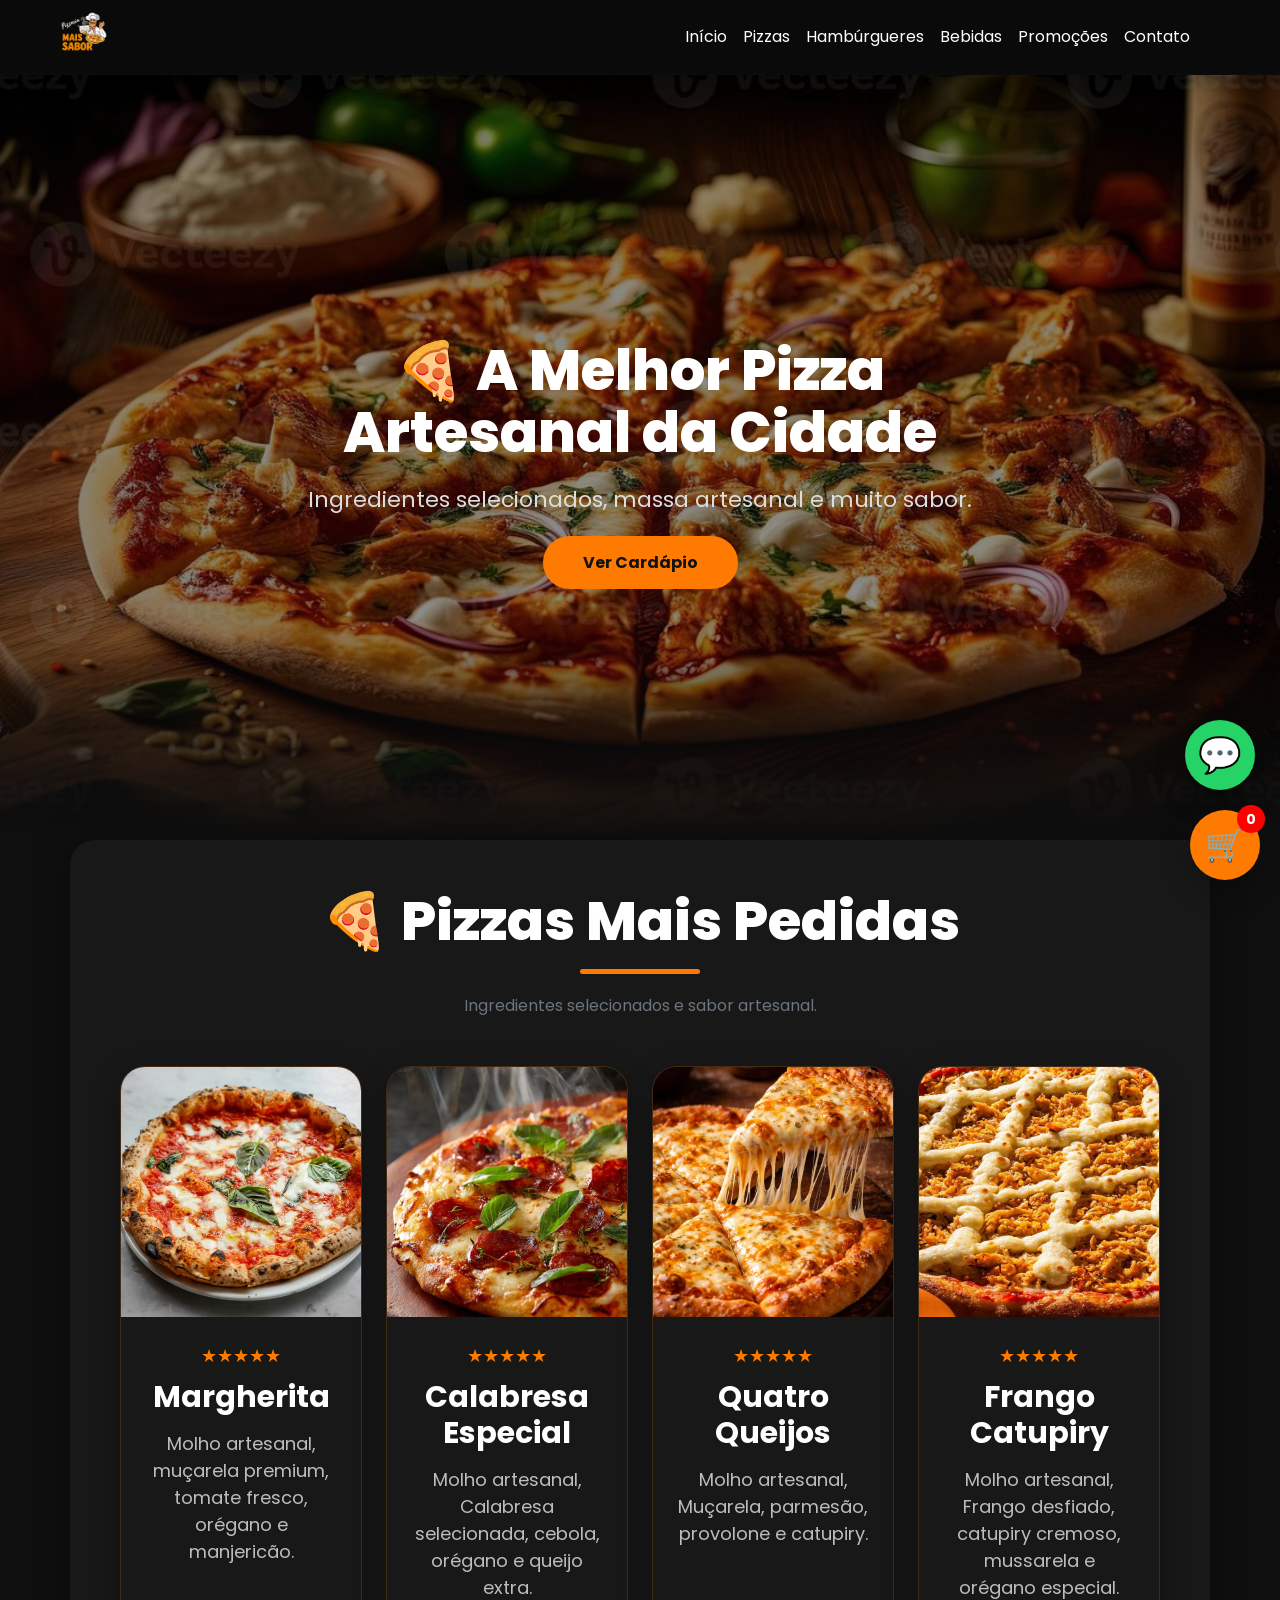
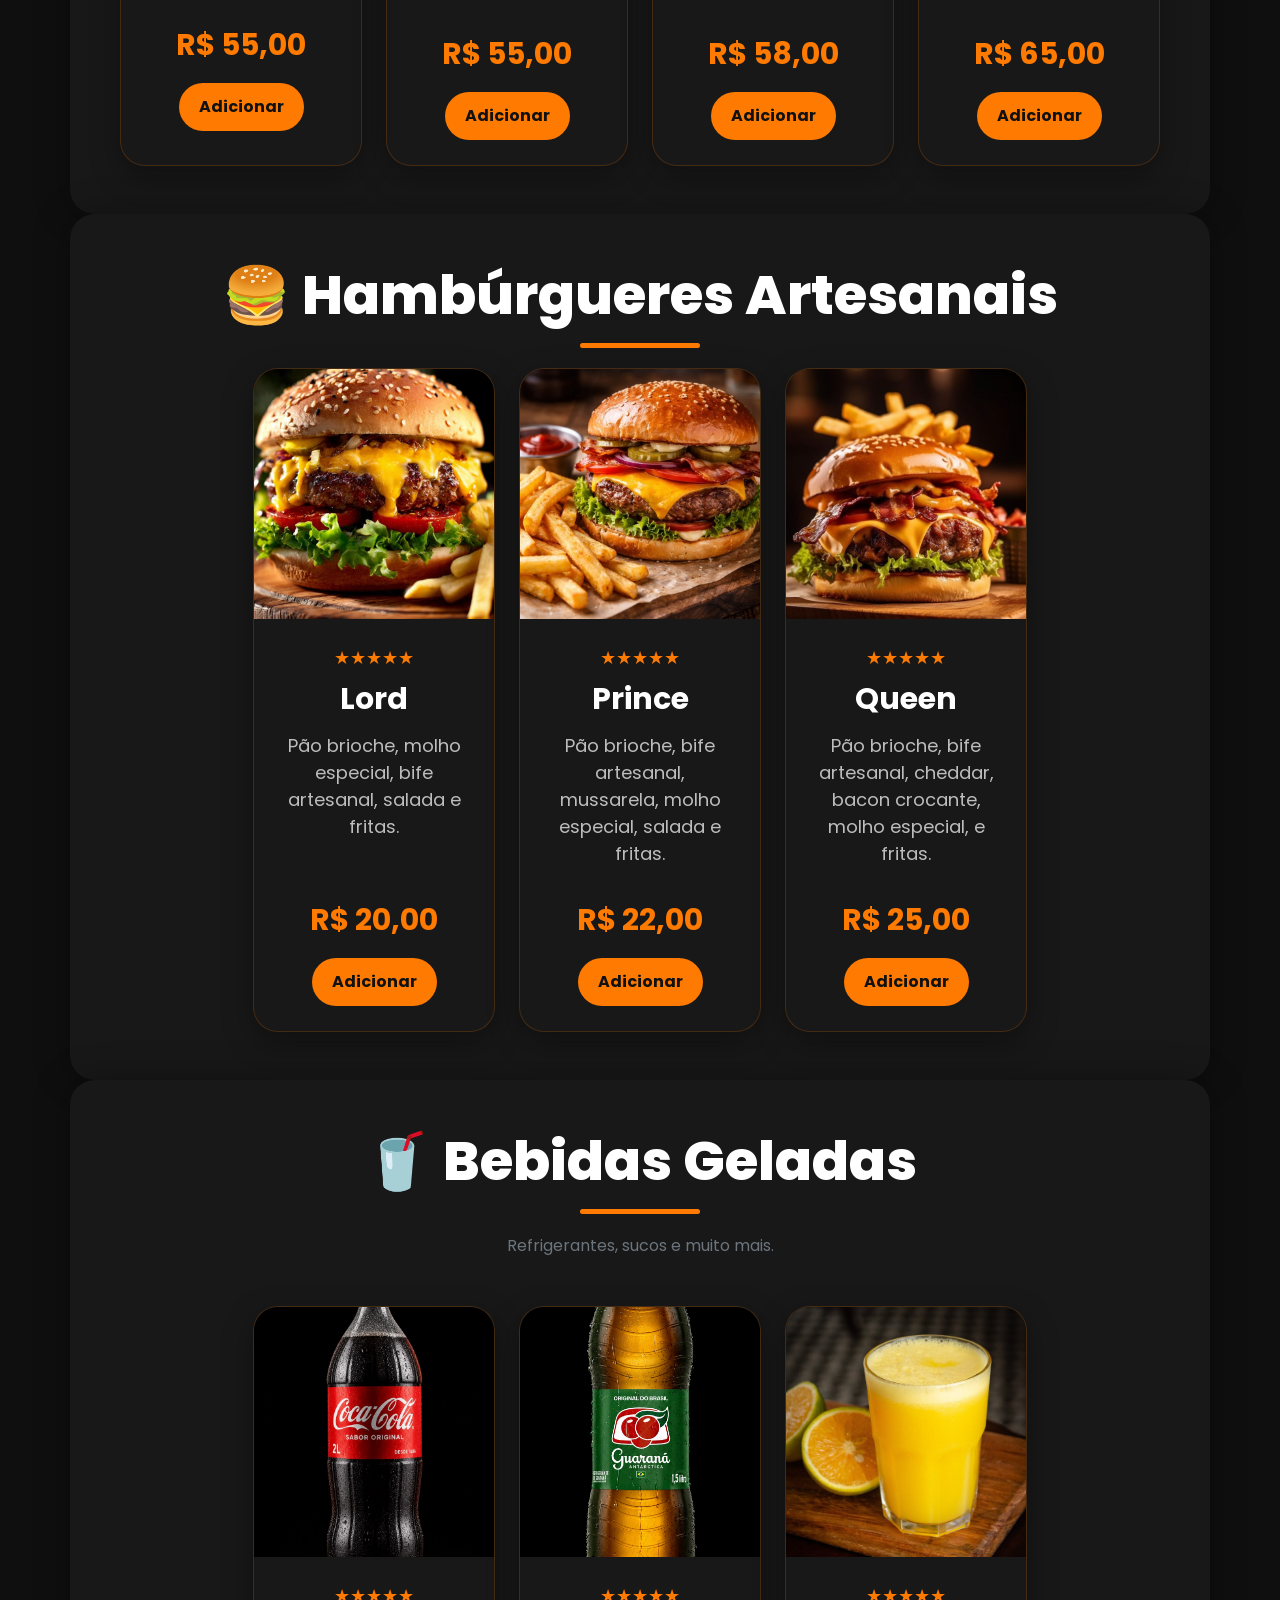
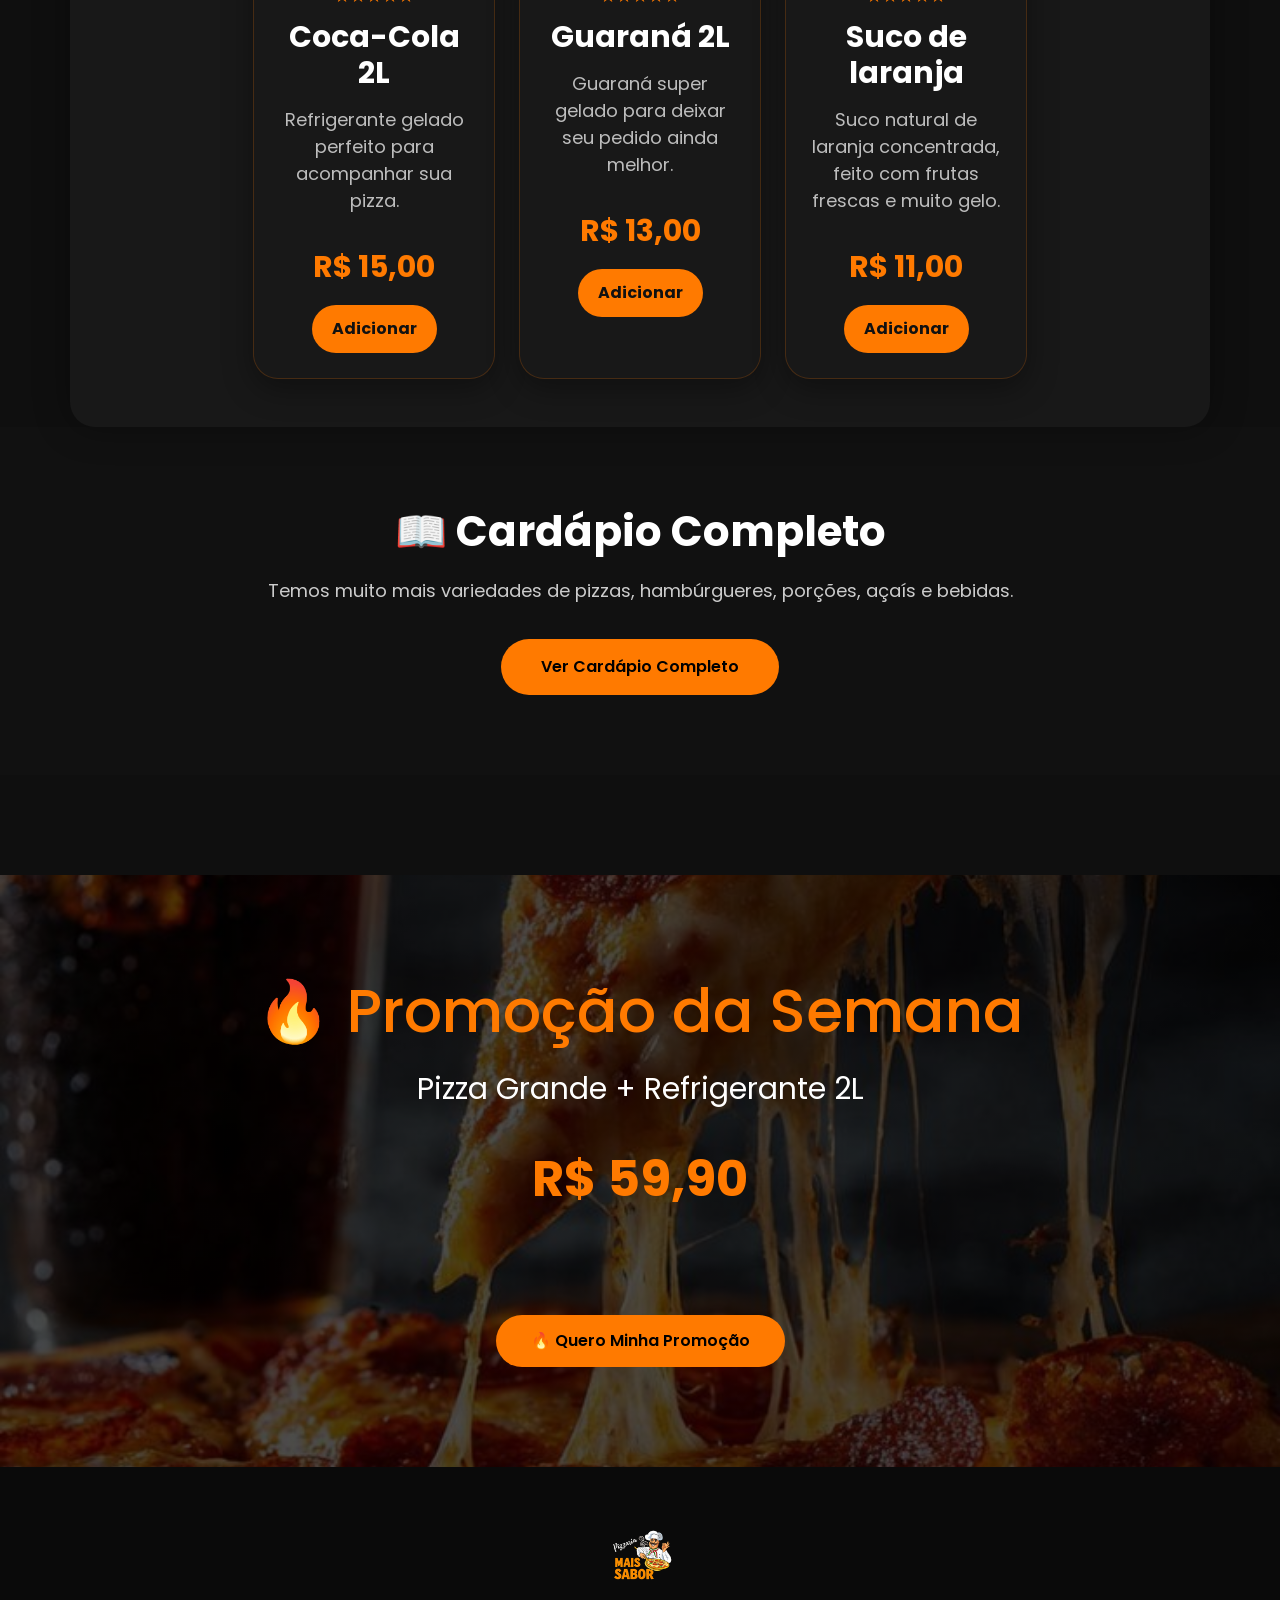
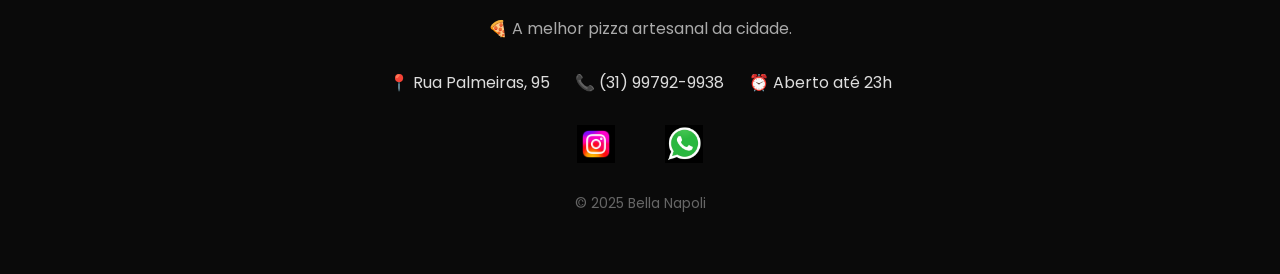
<file: mais-sabor/index.html>
<!DOCTYPE html>
<html lang="pt-br">

<head>

    <meta charset="UTF-8">

    <meta name="viewport" content="width=device-width, initial-scale=1">

    <title>Bella Napoli</title>

    <!-- Bootstrap -->

    <link href="https://cdn.jsdelivr.net/npm/bootstrap@5.3.3/dist/css/bootstrap.min.css" rel="stylesheet">

    <!-- CSS -->

    <link rel="stylesheet" href="styles.css">

    <!-- Fonte -->

    <link rel="preconnect" href="https://fonts.googleapis.com">

    <link rel="preconnect" href="https://fonts.gstatic.com" crossorigin>

    <link href="https://fonts.googleapis.com/css2?family=Poppins:wght@300;400;500;700;800&display=swap"
        rel="stylesheet">

</head>

<body>

    <!-- ================= NAVBAR ================= -->

    <nav class="navbar navbar-expand-lg navbar-dark">

        <div class="container">

            <!-- LOGO -->

            <a class="navbar-brand logo" href="#">

                <img src="imagens/logo.png" alt="Bella Napoli">

            </a>

            <!-- BOTÃO MOBILE -->

            <button class="navbar-toggler" type="button" data-bs-toggle="collapse" data-bs-target="#menu">

                <span class="navbar-toggler-icon"></span>

            </button>

            <!-- MENU -->

            <div class="collapse navbar-collapse" id="menu">

                <ul class="navbar-nav ms-auto">

                    <li class="nav-item">
                        <a class="nav-link" href="#">
                            Início
                        </a>
                    </li>

                    <li class="nav-item">
                        <a class="nav-link" href="#pizzas">
                            Pizzas
                        </a>
                    </li>

                    <li class="nav-item">
                        <a class="nav-link" href="#hamburgueres">
                            Hambúrgueres
                        </a>
                    </li>


                    <li class="nav-item">
                        <a class="nav-link" href="#bebidas">
                            Bebidas
                        </a>
                    </li>

                    <li class="nav-item">
                        <a class="nav-link" href="#promocao">
                            Promoções
                        </a>
                    </li>

                    <li class="nav-item">
                        <a class="nav-link" href="https://wa.me/5531997929938" target="_blank">

                            Contato

                        </a>
                    </li>

                </ul>

            </div>

        </div>

    </nav>

    <!-- ================= HERO ================= -->

    <section class="hero">

        <div class="container hero-content">

            <h1>
                🍕 A Melhor Pizza Artesanal da Cidade
            </h1>

            <p>
                Ingredientes selecionados,
                massa artesanal
                e muito sabor.
            </p>

            <a href="#pizzas" class="btn-hero">
                Ver Cardápio
            </a>

        </div>

    </section>

    <!-- ================= PIZZAS ================= -->

    <section id="pizzas" class="container py-5">

        <h2 class="section-title">
            🍕 Pizzas Mais Pedidas
        </h2>

        <p class="text-center text-secondary mb-5">

            Ingredientes selecionados
            e sabor artesanal.

        </p>

        <div class="row g-4">

            <!-- PIZZA 1 -->

            <div class="col-lg-3 col-md-6">

                <div class="card pizza-card h-100">

                    <img src="imagens/margherita.jpg" class="card-img-top" alt="Margherita">

                    <div class="card-body">

                        <div class="estrelas">
                            ★★★★★
                        </div>

                        <h4 class="card-title">
                            Margherita
                        </h4>

                        <p class="card-text">

                            Molho artesanal,
                            muçarela premium,
                            tomate fresco, orégano
                            e manjericão.
                            <br><br>

                        </p>

                        <h5 class="preco">
                            R$ 55,00
                        </h5>

                        <button class="btn-pedir" onclick="adicionarCarrinho('Margherita',42.90)">

                            Adicionar

                        </button>

                    </div>

                </div>

            </div>

            <!-- PIZZA 2 -->

            <div class="col-lg-3 col-md-6">

                <div class="card pizza-card h-100">

                    <img src="imagens/calabresa.jpg" class="card-img-top" alt="Calabresa">

                    <div class="card-body">

                        <div class="estrelas">
                            ★★★★★
                        </div>

                        <h4 class="card-title">
                            Calabresa Especial
                        </h4>

                        <p class="card-text">
                            Molho artesanal,
                            Calabresa selecionada,
                            cebola, orégano
                            e queijo extra.

                        </p>

                        <h5 class="preco">
                            R$ 55,00
                        </h5>

                        <button class="btn-pedir" onclick="adicionarCarrinho('Calabresa Especial',45.90)">

                            Adicionar

                        </button>

                    </div>

                </div>

            </div>

            <!-- PIZZA 3 -->

            <div class="col-lg-3 col-md-6">

                <div class="card pizza-card h-100">

                    <img src="imagens/queijos.jpg" class="card-img-top" alt="Quatro Queijos">

                    <div class="card-body">

                        <div class="estrelas">
                            ★★★★★
                        </div>

                        <h4 class="card-title">
                            Quatro Queijos
                        </h4>

                        <p class="card-text">
                            Molho artesanal,
                            Muçarela,
                            parmesão,
                            provolone
                            e catupiry.<br>
                            <br><br>

                        </p>

                        <h5 class="preco">
                            R$ 58,00
                        </h5>

                        <button class="btn-pedir" onclick="adicionarCarrinho('Quatro Queijos',46.90)">

                            Adicionar

                        </button>

                    </div>

                </div>

            </div>

            <!-- PIZZA 4 -->

            <div class="col-lg-3 col-md-6">

                <div class="card pizza-card h-100">

                    <img src="imagens/frango.jpg" class="card-img-top" alt="Frango Catupiry">

                    <div class="card-body">

                        <div class="estrelas">
                            ★★★★★
                        </div>

                        <h4 class="card-title">
                            Frango Catupiry
                        </h4>

                        <p class="card-text">
                            Molho artesanal,
                            Frango desfiado,
                            catupiry cremoso, mussarela
                            e orégano especial.

                        </p>

                        <h5 class="preco">
                            R$ 65,00
                        </h5>

                        <button class="btn-pedir" onclick="adicionarCarrinho('Frango Catupiry',46.90)">

                            Adicionar

                        </button>

                    </div>

                </div>

            </div>

        </div>

    </section>

    <!-- ================= HAMBÚRGUERES ================= -->

    <section id="hamburgueres" class="container py-5">

        <h2 class="section-title">
            🍔 Hambúrgueres Artesanais
        </h2>

        <div class="row g-4 justify-content-center">

            <!-- CARD 1 -->
            <div class="col-lg-3 col-md-6 col-sm-12">

                <div class="card pizza-card h-100">

                    <img src="imagens/burguer-lord.jpg" class="card-img-top" alt="Lord Burger">

                    <div class="card-body">

                        <div class="estrelas">
                            ★★★★★
                        </div>

                        <h4 class="card-title">
                            Lord
                        </h4>

                        <p class="card-text">

                            Pão brioche,
                            molho especial,
                            bife artesanal,
                            salada e fritas.
                            <br><br>

                        </p>

                        <h5 class="preco">
                            R$ 20,00
                        </h5>

                        <button class="btn-pedir" onclick="adicionarCarrinho('Lord',20.00)">
                            Adicionar
                        </button>

                    </div>

                </div>

            </div>

            <!-- CARD 2 -->
            <div class="col-lg-3 col-md-6 col-sm-12">

                <div class="card pizza-card h-100">

                    <img src="imagens/burguer-prince.jpg" class="card-img-top" alt="Prince Burger">

                    <div class="card-body">

                        <div class="estrelas">
                            ★★★★★
                        </div>

                        <h4 class="card-title">
                            Prince
                        </h4>

                        <p class="card-text">

                            Pão brioche, bife artesanal,
                            mussarela,
                            molho especial,
                            salada e fritas.

                        </p>

                        <h5 class="preco">
                            R$ 22,00
                        </h5>

                        <button class="btn-pedir" onclick="adicionarCarrinho('Prince',22.00)">
                            Adicionar
                        </button>

                    </div>

                </div>

            </div>

            <!-- CARD 3 -->
            <div class="col-lg-3 col-md-6 col-sm-12">

                <div class="card pizza-card h-100">

                    <img src="imagens/burguer-queen.jpg" class="card-img-top" alt="Queen Burger">

                    <div class="card-body">

                        <div class="estrelas">
                            ★★★★★
                        </div>

                        <h4 class="card-title">
                            Queen
                        </h4>

                        <p class="card-text">

                            Pão brioche, bife artesanal, cheddar,
                            bacon crocante,
                            molho especial,
                            e fritas.

                        </p>

                        <h5 class="preco">
                            R$ 25,00
                        </h5>

                        <button class="btn-pedir" onclick="adicionarCarrinho('Queen',25.00)">
                            Adicionar
                        </button>

                    </div>

                </div>

            </div>

        </div>

    </section>

    <!-- ================= BEBIDAS ================= -->

    <section id="bebidas" class="container py-5">

        <h2 class="section-title">
            🥤 Bebidas Geladas
        </h2>

        <p class="text-center text-secondary mb-5">
            Refrigerantes, sucos e muito mais.
        </p>

        <div class="row g-4 justify-content-center">

            <!-- BEBIDA 1 -->

            <div class="col-lg-3 col-md-6 col-sm-12">

                <div class="card pizza-card h-100">

                    <img src="imagens/coca.jpg" class="card-img-top" alt="Coca Cola">

                    <div class="card-body">

                        <div class="estrelas">
                            ★★★★★
                        </div>

                        <h4 class="card-title">
                            Coca-Cola 2L
                        </h4>

                        <p class="card-text">

                            Refrigerante gelado
                            perfeito para acompanhar
                            sua pizza.

                        </p>

                        <h5 class="preco">
                            R$ 15,00
                        </h5>

                        <button class="btn-pedir" onclick="adicionarCarrinho('Coca-Cola 2L',14.90)">

                            Adicionar

                        </button>

                    </div>

                </div>

            </div>

            <!-- BEBIDA 2 -->

            <div class="col-lg-3 col-md-6 col-sm-12">

                <div class="card pizza-card h-100">

                    <img src="imagens/guarana.png" class="card-img-top" alt="Guaraná">

                    <div class="card-body">

                        <div class="estrelas">
                            ★★★★★
                        </div>

                        <h4 class="card-title">
                            Guaraná 2L
                        </h4>

                        <p class="card-text">

                            Guaraná super gelado
                            para deixar seu pedido
                            ainda melhor.

                        </p>

                        <h5 class="preco">
                            R$ 13,00
                        </h5>

                        <button class="btn-pedir" onclick="adicionarCarrinho('Guaraná 2L',12.90)">

                            Adicionar

                        </button>

                    </div>

                </div>

            </div>

            <!-- BEBIDA 3 -->

            <div class="col-lg-3 col-md-6 col-sm-12">

                <div class="card pizza-card h-100">

                    <img src="imagens/suco.jpg" class="card-img-top" alt="Suco Natural">

                    <div class="card-body">

                        <div class="estrelas">
                            ★★★★★
                        </div>

                        <h4 class="card-title">
                            Suco de laranja
                        </h4>

                        <p class="card-text">

                            Suco natural de laranja concentrada,
                            feito com frutas frescas
                            e muito gelo.

                        </p>

                        <h5 class="preco">
                            R$ 11,00
                        </h5>

                        <button class="btn-pedir" onclick="adicionarCarrinho('Suco Natural',9.90)">

                            Adicionar

                        </button>

                    </div>

                </div>

            </div>

        </div>

    </section>

    <!-- ================= CARDÁPIO COMPLETO ================= -->

    <section class="cardapio-completo">

        <h2>
            📖 Cardápio Completo
        </h2>

        <p>

            Temos muito mais variedades de pizzas,
            hambúrgueres, porções, açaís e bebidas.

        </p>

        <a href="https://wa.me/5531997929938?text=Olá,%20quero%20ver%20o%20cardápio%20completo!" target="_blank"
            class="btn-cardapio">

            Ver Cardápio Completo

        </a>

    </section>

    <!-- ================= PROMOÇÃO ================= -->

    <section id="promocao" class="promocao">

        <h2>
            🔥 Promoção da Semana
        </h2>

        <p>
            Pizza Grande + Refrigerante 2L
        </p>

        <span>
            R$ 59,90
        </span>

        <br><br>

        <a href="https://wa.me/5531997929938?text=Olá,%20quero%20aproveitar%20a%20promoção%20da%20semana!"
            target="_blank" class="btn-promocao">

            🔥 Quero Minha Promoção

        </a>

    </section>

    <!-- ================= WHATSAPP ================= -->

    <a href="https://wa.me/5531997929938" class="whatsapp" target="_blank">

        💬

    </a>

    <!-- ================= CARRINHO ================= -->

    <div class="cart-icon" onclick="toggleCarrinho()">

        🛒

        <span id="cart-count">
            0
        </span>

    </div>

    <div class="carrinho" id="carrinho">

        <h3>
            Seu Pedido
        </h3>

        <ul id="lista-carrinho"></ul>

        <h4 id="total">
            Total: R$ 0,00
        </h4>

        <button class="btn-whats" onclick="enviarWhatsApp()">

            Finalizar Pedido

        </button>

    </div>

    <!-- ================= FOOTER ================= -->

    <footer class="footer">

        <div class="container">

            <img src="imagens/logo.png" class="footer-logo" alt="Bella Napoli">

            <p>
                🍕 A melhor pizza artesanal da cidade.
            </p>

            <div class="footer-info">

                <span>
                    📍 Rua Palmeiras, 95
                </span>

                <span>
                    📞 (31) 99792-9938
                </span>

                <span>
                    ⏰ Aberto até 23h
                </span>

            </div>

            <div class="footer-social">

                <a href="https://www.instagram.com/pizzariamais56/" target="_blank">

                    <img src="imagens/instagram.jpg" alt="Instagram">

                </a>

                <a href="https://wa.me/5531997929938" target="_blank">

                    <img src="imagens/whatsapp.jpg" alt="WhatsApp">

                </a>

            </div>

            <div class="footer-copy">

                © 2025 Bella Napoli

            </div>

        </div>

    </footer>

    <!-- ================= SCRIPT CARRINHO ================= -->

    <script>

        let carrinho = [];

        function adicionarCarrinho(nome, preco) {

            carrinho.push({
                nome,
                preco
            });

            atualizarCarrinho();
        }

        function atualizarCarrinho() {

            let lista =
                document.getElementById('lista-carrinho');

            let total =
                document.getElementById('total');

            let contador =
                document.getElementById('cart-count');

            lista.innerHTML = '';

            let totalValor = 0;

            carrinho.forEach(item => {

                totalValor += item.preco;

                lista.innerHTML += `

<li>

    <div>
        ${item.nome}
    </div>

    <div>
        R$ ${item.preco.toFixed(2)}
    </div>

</li>

`;
            });

            contador.innerHTML = carrinho.length;

            total.innerHTML =
                `Total: R$ ${totalValor.toFixed(2)}`;
        }

        function toggleCarrinho() {

            let carrinho =
                document.getElementById('carrinho');

            carrinho.classList.toggle('ativo');
        }

        function enviarWhatsApp() {

            if (carrinho.length === 0) {

                alert('Seu carrinho está vazio!');
                return;
            }

            let mensagem =
                '🍕 *Novo Pedido* %0A%0A';

            let total = 0;

            carrinho.forEach(item => {

                mensagem +=
                    `• ${item.nome} - R$ ${item.preco.toFixed(2)}%0A`;

                total += item.preco;
            });

            mensagem +=
                `%0A💰 Total: R$ ${total.toFixed(2)}`;

            window.open(

                `https://wa.me/5531997929938?text=${mensagem}`,

                '_blank'
            );
        }

    </script>

    <!-- ================= BOOTSTRAP ================= -->

    <script src="https://cdn.jsdelivr.net/npm/bootstrap@5.3.3/dist/js/bootstrap.bundle.min.js">
    </script>

</body>

</html>
</file>
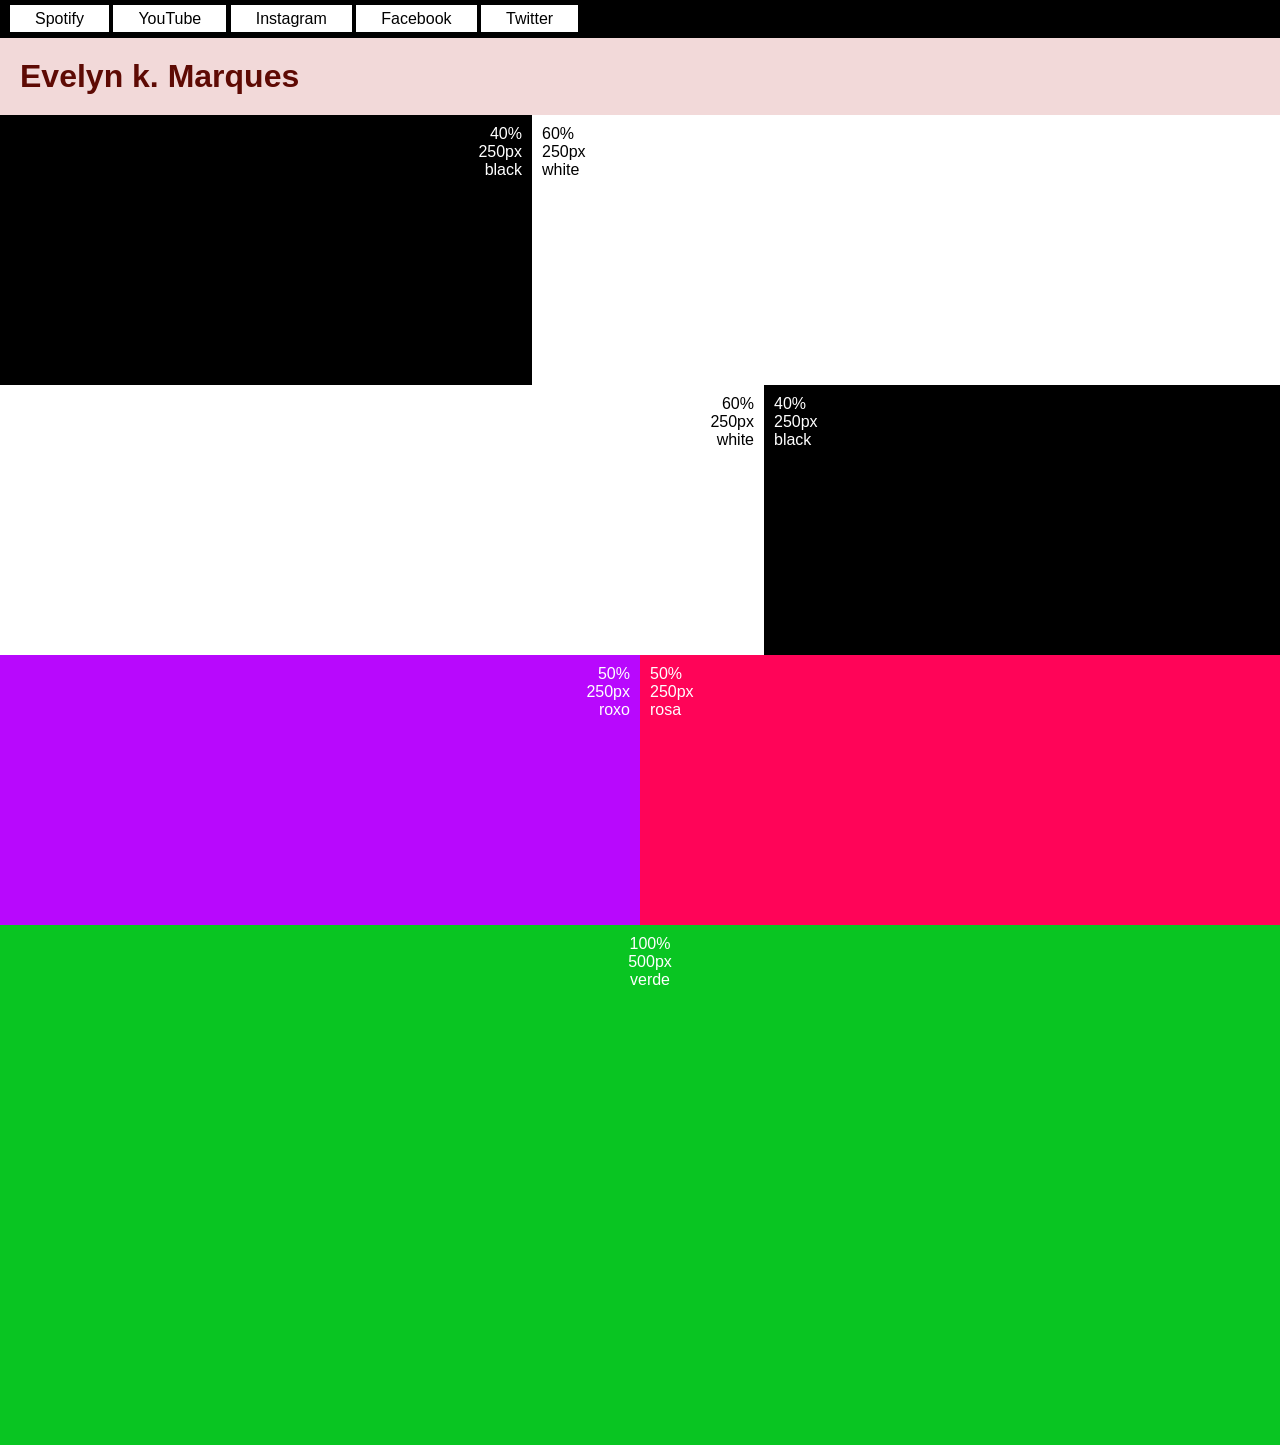
<file: modelo 2/index.html>
<!DOCTYPE html>
<html lang="en">

<head>
    <meta charset="UTF-8">
    <meta name="viewport" content="width=device-width, initial-scale=1.0">
    <title>Document</title>
    <link rel="stylesheet" href="estilos.css">
</head>

<body>
    <div class="barra-navegacao">
        <a href="https://www.google.com/aclk?sa=L&pf=1&ai=DChsSEwi0obuQ4YKVAxUTXEgAHVmiG7cYACICCAEQABoCY2U&co=1&ase=2&gclid=Cj0KCQjw3K7RBhDJARIsAKRtP5TIgG-lfFjQ_wH-RDrmxgfxQsopp0uqSIz1aC4wQ22HIUJvRBJqDmIaAvPjEALw_wcB&cid=[base64]&cce=2&category=acrcp_v1_32&sig=AOD64_35FoN64G3haW8rAHuTapc1ClEffQ&q&nis=4&adurl=https://open.spotify.com/track/3i52id4iQCyMGa1Cver3FP?si%3Da7953532ebf94c5a%26gad_source%3D1%26gad_campaignid%3D23490835677%26gbraid%3D0AAAABAzawCPzkyJZzbauEUXlITykxDYgh%26gclid%3DCj0KCQjw3K7RBhDJARIsAKRtP5TIgG-lfFjQ_wH-RDrmxgfxQsopp0uqSIz1aC4wQ22HIUJvRBJqDmIaAvPjEALw_wcB&ved=2ahUKEwj89LSQ4YKVAxXZDLkGHSdBKM8Q0Qx6BAgNEAE"class="link" >Spotify</a>
        <a  href="https://www.youtube.com/"class="link">YouTube</a>
        <a  href="https://www.instagram.com/"class="link">Instagram</a>
        <a  href="https://www.facebook.com/"class="link">Facebook</a>
        <a  href="https://www.twitter.com/"class="link">Twitter</a>
    </div>

    <h1>Evelyn k. Marques</h1>

    <div class="wrapper">

        <div class="meia-caixa texto-direita">

            40%<br>
            250px<br>
            black<br>
        </div>

        <div class="meia-caixa" style="background-color: #ffffff; color: black;">
            60%<br>
            250px<br>
            white<br>
        </div>
    </div>   
    
    <div class="wrapper">

        <div class="meia-caixa texto-direita" style="background-color: #ffffff; width: 60%; color: black;">
            60%<br>
            250px<br>
            white<br>
        </div>
        
        <div class="meia-caixa" style="background-color: #000000; width: 40%; color: white;">
            40%<br>
            250px<br>
            black<br>
        </div>    
    </div>

    <div class="wrapper">

        <div class="meia-caixa texto-direita" style="background-color: #b808fd; width: 50%; color: white;">
            50%<br>
            250px<br>
            roxo<br>
        </div>
        
        <div class="meia-caixa" style="background-color: #ff0458; width: 50%;">
            50%<br>
            250px<br>
            rosa<br>
        </div>    
    </div>

    <div class="caixa-completa texto-centro">
        100%<br>
        500px<br>
        verde<br>
    </div>

    </div>
</body>

</html>

<!-- atalhos: ctrl + shift+ i para organizar o código -->


<!-- 
Titulo1 -> Seu nome Completo

Links -> Gerar 5 cada um para um endereço diferente e alterar os nomes

Crie mais 4 meias caixas 
Coloque todas cada uma com uma cor diferente

NÃO PRECISA CRIAR NOVA PASTA OU ARQUIVOS! -->
</file>
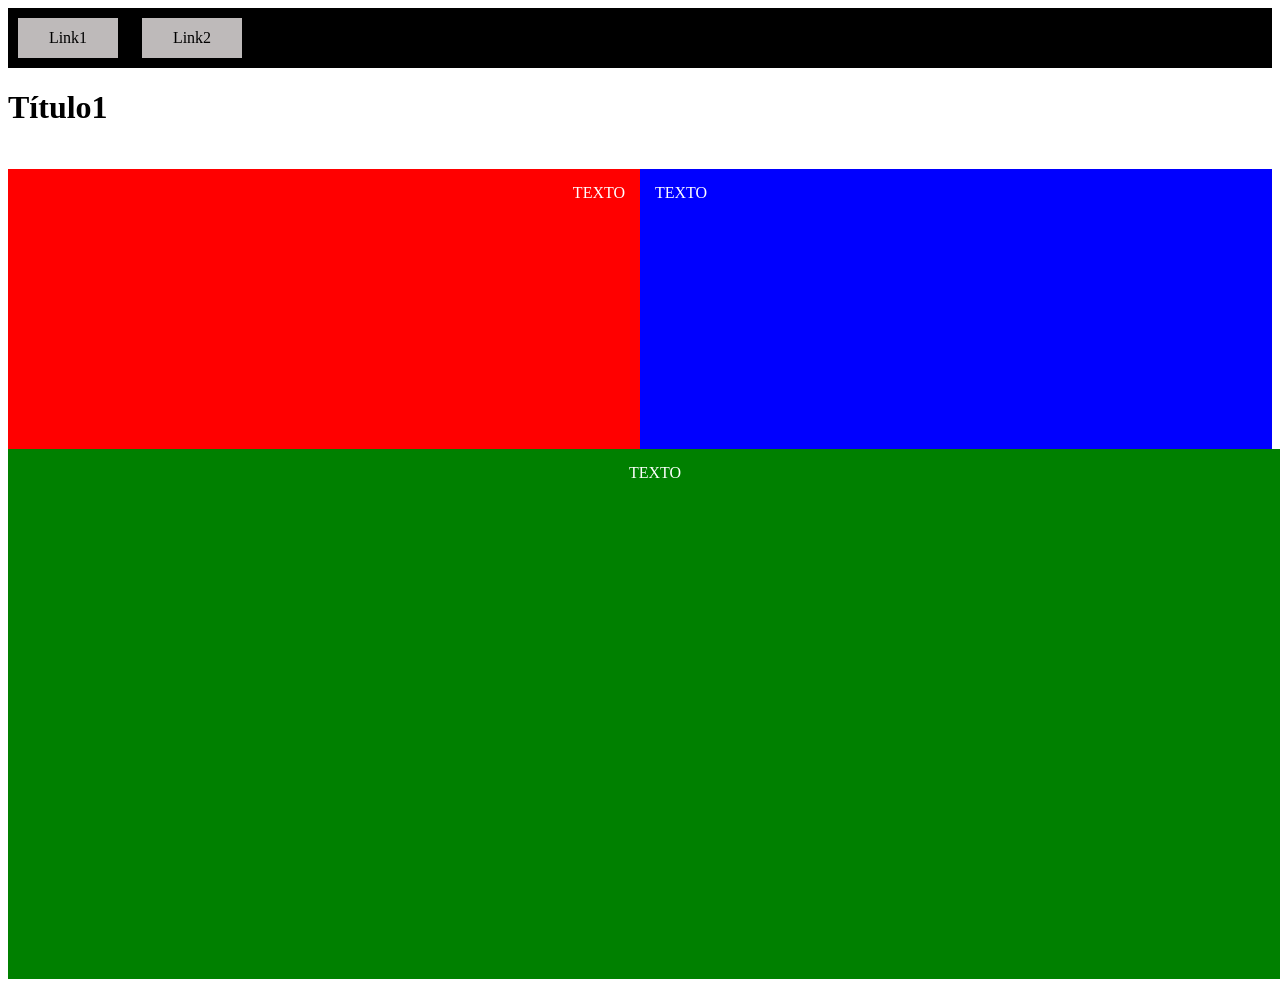
<file: modelo/index.html>
<!DOCTYPE html>
<html lang="en">
<head>
    <meta charset="UTF-8">
    <meta name="viewport" content="width=device-width, initial-scale=1.0">
    <title>Document</title>
     <link rel="stylesheet" href="styles.css">
</head>
<body>
    

 <nav class="navbar">
   <a href="https://www.google.com" class="caixa">Link1</a>
    <a href="https://www.google.com" class="caixa">Link2</a>
 </nav>

 <div class="topo">
   <h1>Título1</h1>
</div>

 <div class="linha">
    <div class="vermelho">TEXTO</div>
    <div class="azul">TEXTO</div>
 </div>

 <div class="verde">TEXTO</div>

 
   
 

</body>
</html>
</file>
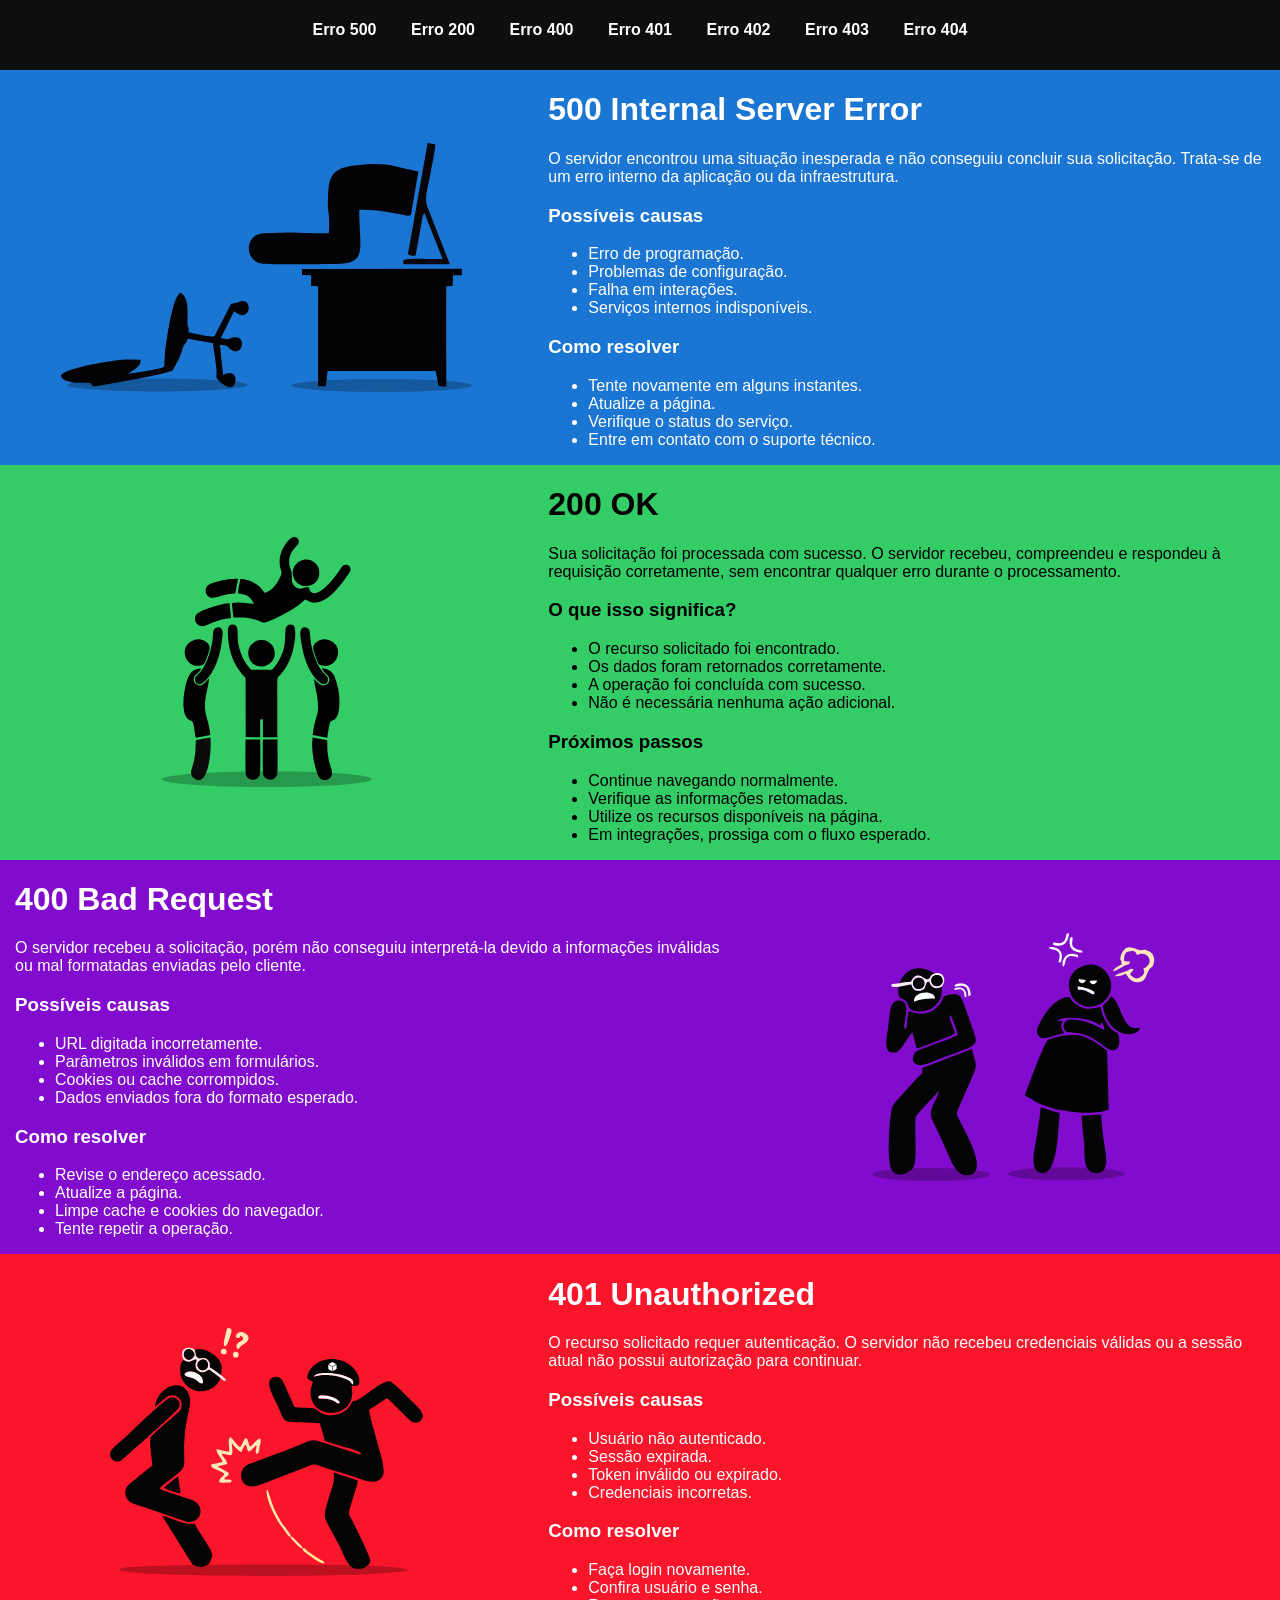
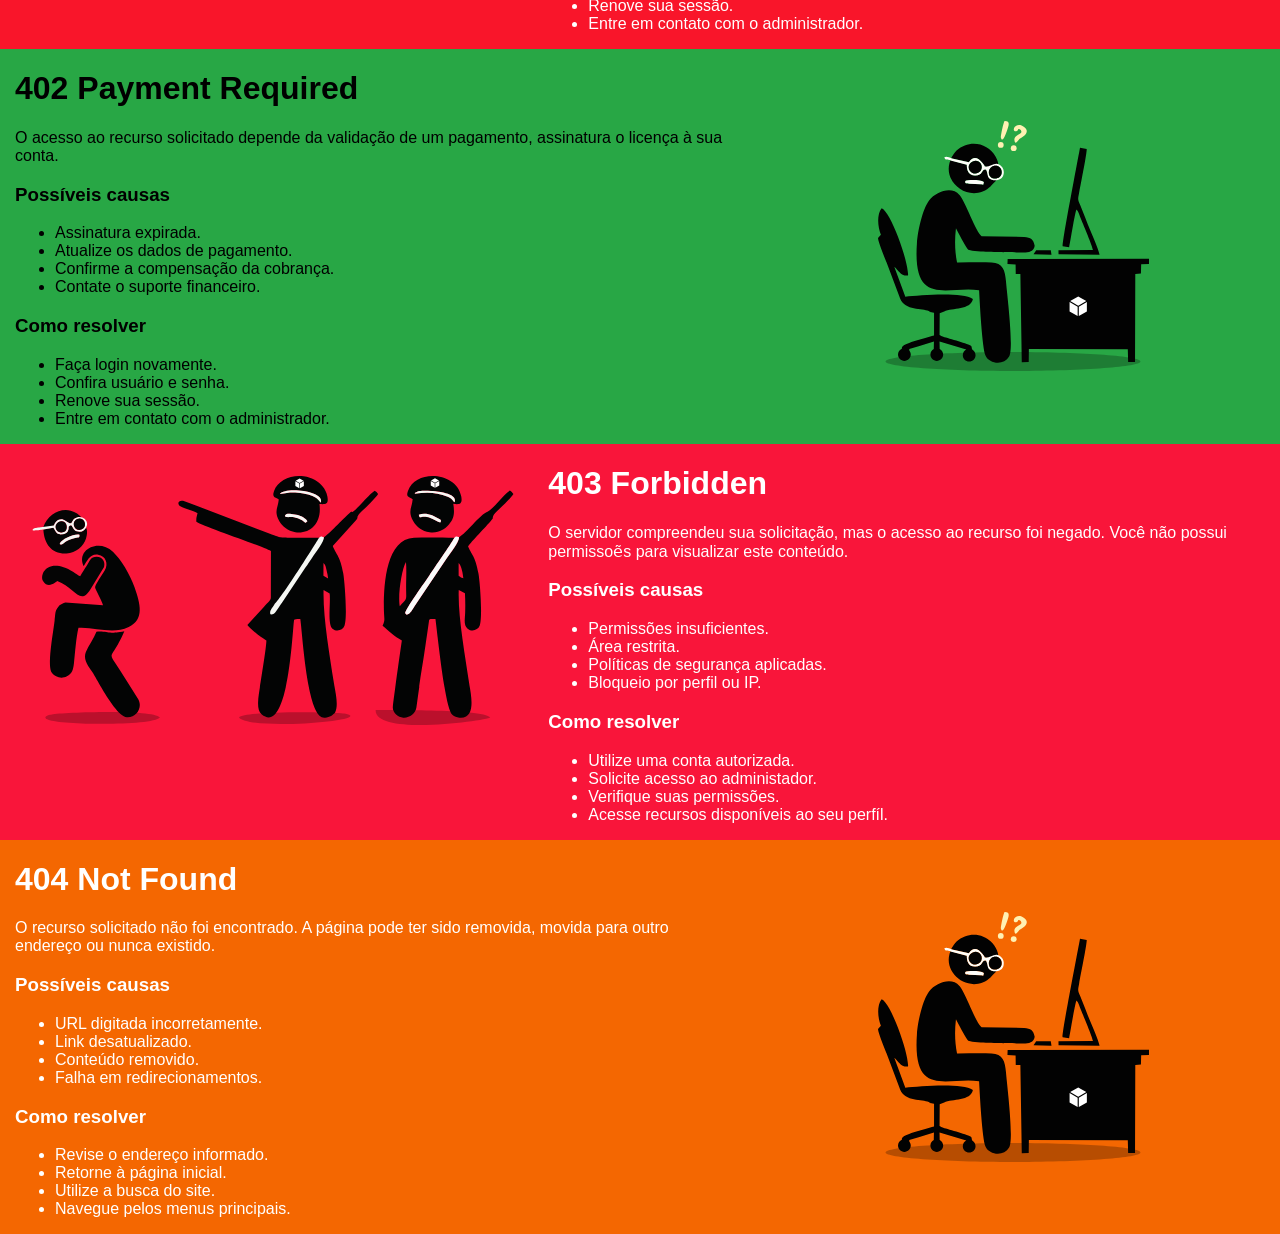
<file: projetoweb/index.html>
<!DOCTYPE html>
<html lang="en">

<head>
    <meta charset="UTF-8">
    <meta name="viewport" content="width=device-width, initial-scale=1.0">
    <title>Document</title>
    <link rel="stylesheet" href="estilos.css">
</head>

<body>
    <div class="barra-navegacao">
        <a href="#ERROR_500" class="btn">Erro 500</a>
        <a href="#ERROR_200" class="btn">Erro 200</a>
        <a href="#ERROR_400" class="btn">Erro 400</a>
        <a href="#ERROR_401" class="btn">Erro 401</a>
        <a href="#ERROR_402" class="btn">Erro 402</a>
        <a href="#ERROR_403" class="btn">Erro 403</a>
        <a href="#ERROR_404" class="btn">Erro 404</a>
    </div>

    <!-- Seção: ERROR 500 -->
    <div id="ERROR_500" class="linha text-branco" style="background-color: #1B75D2;">
        <div class="col-5 d-flex alinhar-meio p-2">
            <img class="img-error" src="assets/500.svg" alt="500 Internal Server Error">
        </div>

        <div class="col-7">
            <h1>500 Internal Server Error</h1>
            <p>
                O servidor encontrou uma situação inesperada e não conseguiu concluir sua solicitação. Trata-se de um
                erro interno da aplicação ou da infraestrutura.
            </p>

            <h3>Possíveis causas</h3>
            <ul>
                <li>Erro de programação.</li>
                <li>Problemas de configuração.</li>
                <li>Falha em interações.</li>
                <li>Serviços internos indisponíveis.</li>
            </ul>

            <h3>Como resolver</h3>
            <ul>
                <li>Tente novamente em alguns instantes.</li>
                <li>Atualize a página.</li>
                <li>Verifique o status do serviço.</li>
                <li>Entre em contato com o suporte técnico.</li>
            </ul>
        </div>
    </div>

    <!-- Seção: ERROR 200 -->
    <div id="ERROR_200" class="linha text-preto" style="background-color: #33CC66;">
        <div class="col-5 d-flex alinhar-meio p-2">
            <img class="img-error" src="assets/200.svg" alt="200 OK">
        </div>

        <div class="col-7">
            <h1>200 OK</h1>
            <P>
                Sua solicitação foi processada com sucesso. O servidor recebeu, compreendeu e respondeu à requisição
                corretamente, sem encontrar qualquer erro durante o processamento.

            <h3>O que isso significa?</h3>
            <ul>
                <li>O recurso solicitado foi encontrado.</li>
                <li>Os dados foram retornados corretamente.</li>
                <li>A operação foi concluída com sucesso.</li>
                <li>Não é necessária nenhuma ação adicional.</li>
            </ul>

            <h3>Próximos passos</h3>
            <ul>
                <li>Continue navegando normalmente.</li>
                <li>Verifique as informações retomadas.</li>
                <li>Utilize os recursos disponíveis na página.</li>
                <li>Em integrações, prossiga com o fluxo esperado.</li>
            </ul>
        </div>
    </div>

    <!-- Seção: ERROR 400 -->
    <div id="ERROR_400" class="linha text-branco" style="background-color: #820CCD;">
        <div class="col-7">
            <h1>400 Bad Request</h1>
            <p>
                O servidor recebeu a solicitação, porém não conseguiu interpretá-la devido a informações inválidas ou
                mal formatadas enviadas pelo cliente.
            </p>

            <h3>Possíveis causas</h3>
            <ul>
                <li>URL digitada incorretamente.</li>
                <li>Parâmetros inválidos em formulários.</li>
                <li>Cookies ou cache corrompidos.</li>
                <li>Dados enviados fora do formato esperado.</li>
            </ul>

            <h3>Como resolver</h3>
            <ul>
                <li>Revise o endereço acessado.</li>
                <li>Atualize a página.</li>
                <li>Limpe cache e cookies do navegador.</li>
                <li>Tente repetir a operação.</li>
            </ul>
        </div>

        <div class="col-5 d-flex alinhar-meio p-2">
            <img class="img-error" src="assets/400.svg" alt="400 Bad Request">
        </div>
    </div>

    <!-- Seção: ERROR 401 -->
    <div id="ERROR_401" class="linha text-branco" style="background-color: #F9152A;">
        <div class="col-5 d-flex alinhar-meio p-2">
             <img class="img-error" src="assets/401.svg" alt="401 Unauthorized">
        </div> 
        <div class="col-7">
            <h1>401 Unauthorized</h1>
            <p>
                O recurso solicitado requer autenticação. O servidor não recebeu credenciais válidas ou a sessão atual não possui autorização para continuar.
            </p>

            <h3>Possíveis causas</h3>
            <ul>
                <li>Usuário não autenticado.</li>
                <li>Sessão expirada.</li>
                <li>Token inválido ou expirado.</li>
                <li>Credenciais incorretas.</li>
            </ul>

            <h3>Como resolver</h3>
            <ul>
                <li>Faça login novamente.</li>
                <li>Confira usuário e senha.</li>
                <li>Renove sua sessão.</li>
                <li>Entre em contato com o administrador.</li>
            </ul>
        </div>
    </div>

    <!-- Seção: ERROR 402 -->
    <div id="ERROR_402" class="linha" style="background-color: #28A745;">
        <div class="col-7">
         <h1>402 Payment Required</h1>     
        <p>
           O acesso ao recurso solicitado depende da validação de um pagamento, assinatura o licença à sua conta.
        </p>

            <h3>Possíveis causas</h3>
            <ul>
                <li>Assinatura expirada.</li>
                <li>Atualize os dados de pagamento.</li>
                <li>Confirme a compensação da cobrança.</li>
                <li>Contate o suporte financeiro.</li>
            </ul>

            <h3>Como resolver</h3>
            <ul>
                <li>Faça login novamente.</li>
                <li>Confira usuário e senha.</li>
                <li>Renove sua sessão.</li>
                <li>Entre em contato com o administrador.</li>
            </ul>
        </div>

        <div class="col-5 d-flex alinhar-meio p-2">
         <img class="img-error" src="assets/402.svg" alt="402 Payment Required">
    </div>
</div>

<!-- Seção: ERROR 403 -->
<div id="ERROR_403" class="linha text-branco" style="background-color: #F9153A;">
    <div class="col-5 d--flex alinhar-meio p-2">
        <img class="img-error" src="assets/403.svg" alt="403 Forbidden">

    </div>
    
    <div class="col-7">
        <h1>403 Forbidden</h1>
        <p>
            O servidor compreendeu sua solicitação, mas o acesso ao recurso foi negado. Você não possui permissoẽs para visualizar este conteúdo.
        

        <h3>Possíveis causas</h3>
        <ul>
            <li>Permissões insuficientes.</li>
            <li>Área restrita.</li>
            <li>Políticas de segurança aplicadas.</li>
            <li>Bloqueio por perfil ou IP.</li>
        </ul>

        <h3>Como resolver</h3>
        <ul>
            <li>Utilize uma conta autorizada.</li>
            <li>Solicite acesso ao administador.</li>
            <li>Verifique suas permissões.</li>
            <li>Acesse recursos disponíveis ao seu perfíl.</li>
        </ul>
     </div>
</div>

<!-- Seção:ERROR 404 -->
 <div id="ERROR_404" class="linha text-branco" style="background-color: #F46701;">
    <div class="col-7">
        <h1>404 Not Found</h1>
        <p>
            O recurso solicitado não foi encontrado. A página pode ter sido removida, movida para outro endereço ou nunca existido.
        

    <h3>Possíveis causas</h3>
    <ul>
        <li>URL digitada incorretamente.</li>
        <li>Link desatualizado.</li>
        <li>Conteúdo removido.</li>
        <li>Falha em redirecionamentos.</li>
    </ul>

    <h3>Como resolver</h3>
    <ul>
        <li>Revise o endereço informado.</li>
        <li>Retorne à página inicial.</li>
        <li>Utilize a busca do site.</li>
        <li>Navegue pelos menus principais.</li>
    </ul>
    </div>
    <div class="col-5 d-flex alinhar-meio p-2">
        <img class="img-error" src="assets/404.svg" alt="404 Not Found">
    </div>
 </div>


</body>
</file>
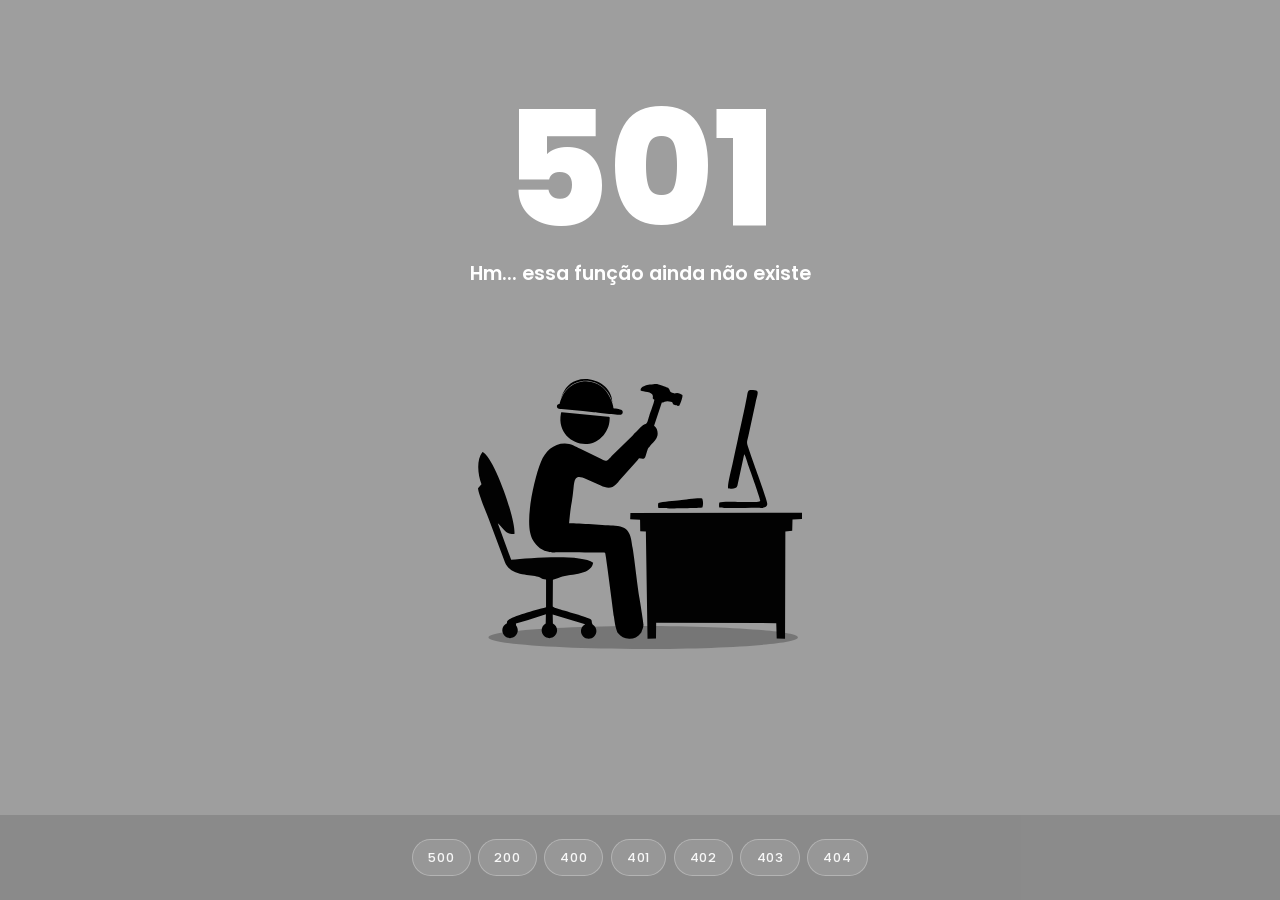
<file: PROVA/index.html>
<html lang="pt-br">
<head>
 <!-- INDEX -->
  <meta name="robots" content="index, follow">
  <meta name="author" content="Isaque Costa">
  <meta http-equiv="Content-Type" content="text/html; charset=UTF-8">
  <meta name="viewport" content="width=device-width,initial-scale=1,maximum-scale=1,user-scalable=0,viewport-fit=cover">
  <!-- DESCRIPTION -->
   <title>Erro Codes</title>
   <meta content="Erro Codes" property="og:title">
   <meta content="Desenvolvido por Isaque Costa" name="description">
   <meta content="Desenvolvido por Isaque Costa" property="og:description">
   <meta name="keywords" content="ios, android, responsivo, minimalista, design, simples, bonito, isaque.it, isaque costa">
   <!-- FAVICONS -->
    <link rel="apple-touch-icon" href="https://cdn.isaque.it/assets/icons/apple-icon-180.png">
    <!-- ASSETS -->
     <link href="https://fonts.googleapis.com/css?family=Open+Sans:400,700%7CPoppins:400,500" rel="stylesheet">
     <link href="custom.css" rel="stylesheet">
</head>
<body>
    <div id="bg-base"></div>
    <div id="bg-ripple"></div>
    <div class="main-area">
        <span>
            <h1 id="codigo">501</h1>
            <h5 id="mensagem">Hm... essa função ainda não existe</h5>
        </span>
        <img id="imagem" src="assets/501.svg">
    </div>
    <div class="barra-navegacao">
        <span class="btn-hover" data-id="500" data-color="#1B75D2" data-message="Eita... o servidor surtou por aqui">500</span>
        <span class="btn-hover" data-id="200" data-color="#33CC66" data-message="Yay! tudo certo, pode seguir">200</span>
        <span class="btn-hover" data-id="400" data-color="#820CCD" data-message="Ih... essa requisição veio torta">400</span>
        <span class="btn-hover" data-id="401" data-color="#F9152A" data-message="Ei! cadê o login?">401</span>
        <span class="btn-hover" data-id="402" data-color="#28A745" data-message="Poxa... a carteira pediu arrego">402</span>
        <span class="btn-hover" data-id="403" data-color="#F9152A" data-message="Calma lá... aqui é área VIP">403</span>
        <span class="btn-hover" data-id="404" data-color="#F46701" data-message="Opps... página não encontrada">404</span>
    </div>
    <script src="app.js"></script>   
</body>

</html>
</file>
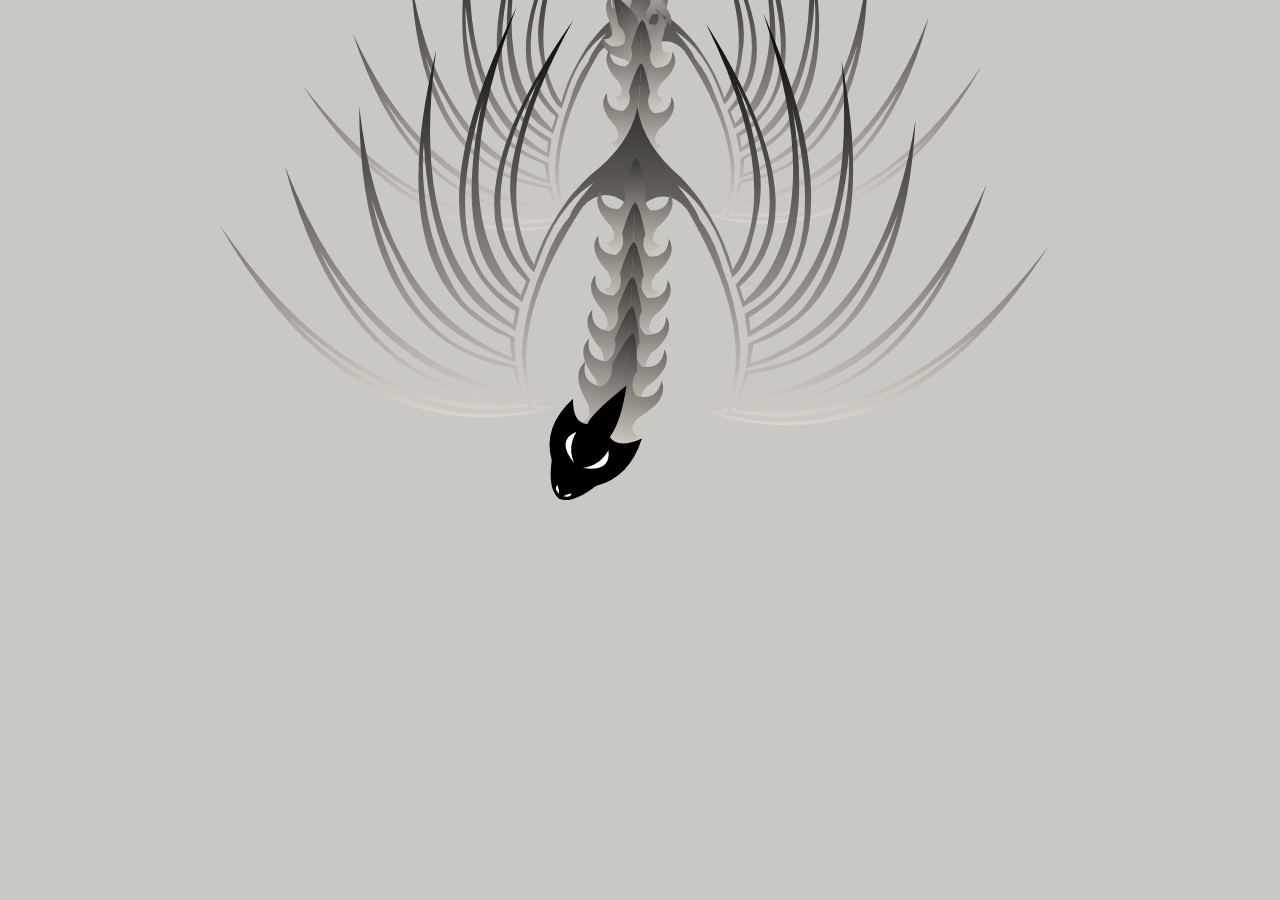
<file: teste-dragon/index.html>
<!DOCTYPE html>
<html lang="en">
<head>
    <meta charset="UTF-8">
    <meta name="viewport" content="width=device-width, initial-scale=1.0">
    <title>dragon</title>
    <!-- custom style -->
    <link rel="stylesheet" href="style.css">
</head>
<body>
    <div class="container-full">
        <svg 
         id="svg"
        xmlns="http://www.w3.org/2000/svg">
            <defs>
                <g id="Cabeza" transform="matrix(1, 0, 0, 1, 0, 0)">
                    <path style="fill:#FFFFFF;fill-opacity:1" d="M-28.9,-1.1L-28.55 -1.95Q-28.1 -3.1 -27.25 -2.95L-26.7 -2.95Q-27.7 -1.65 -28.9 -1.1M-18.35,-1.8Q-15.1 -10.3 -9.6 -6.05Q-15.1 -6.2 -18.35 -1.8M-18.35,1.1Q-15.1 5.45 -9.6 5.35Q-15.1 9.55 -18.35 1.1M-26.7,2.2L-27.25 2.25Q-28.1 2.4 -28.55 1.2L-28.9 0.35Q-27.7 0.9 -26.7 2.2" />
                    <path style="fill:#000000;fill-opacity:1" d="M-21.05,-8.25Q-13.6 -15.95 -1.3 -12.1Q-7.85 -8.5 -5.85 -4.35Q-2.3 -4.85 10.5 0.15Q0 4.35 -5.85 3.65Q-7.85 7.75 -1.25 12.45Q-13.6 15.2 -21.05 7.5Q-29.55 4.05 -30.2 -0.35Q-29.55 -4.8 -21.05 -8.25M-26.7,-2.95L-27.25 -2.95Q-28.1 -3.1 -28.55 -1.95L-28.9 -1.1Q-27.7 -1.65 -26.7 -2.95M-9.6,-6.05Q-15.1 -10.3 -18.35 -1.8Q-15.1 -6.2 -9.6 -6.05M-9.6,5.35Q-15.1 5.45 -18.35 1.1Q-15.1 9.55 -9.6 5.35M-28.9,0.35L-28.55 1.2Q-28.1 2.4 -27.25 2.25L-26.7 2.2Q-27.7 0.9 -28.9 0.35" />
                </g>
                <g id="Aletas" transform="matrix(1, 0, 0, 1, 0, 0)">
                    <linearGradient id="LinearGradID_1" gradientUnits="userSpaceOnUse" gradientTransform="matrix(0.0935974, 0, 0, 0.188782, -20.55, 0)" spreadMethod="pad" x1="-819.2" y1="0" x2="819.2" y2="0">
                        <stop offset="0" style="stop-color:#CCCCCC;stop-opacity:1" />
                        <stop offset="1" style="stop-color:#000000;stop-opacity:1" />
                    </linearGradient>
                    <path style="fill:url(#LinearGradID_1) " d="M29.75,-36.85Q-17.75 -61.45 -42.05 -40.95L-45.35 -38.35L-53.7 -41.15L-51.15 -44.85Q-34.85 -68.4 21 -57.8Q-32.2 -72.1 -50.25 -50Q-53.85 -45.65 -56.05 -41.95L-64.7 -43.35L-60.6 -50.3Q-45.9 -75.55 5.1 -79.35Q-2.2 -79.8 -9.45 -79.15Q-16.2 -78.55 -22.85 -77.15Q-29.85 -75.65 -36.5 -73Q-43.05 -70.4 -48.8 -66.85Q-54.55 -63.35 -56.8 -60.3L-60.5 -55.4Q-62.95 -52.1 -67 -43.55L-70.55 -43.55L-76.35 -42.95Q-74.6 -49.1 -71.85 -54.85Q-68.9 -61.25 -64.8 -67.1Q-60.8 -73 -55.45 -77.55Q-49.9 -82.35 -43.65 -85.85L-30.6 -92.7Q-24.05 -95.95 -17 -98.25Q-63.75 -86.35 -73.65 -57.1Q-75.75 -50.75 -77.45 -42.75Q-82.9 -41.75 -88 -39.65Q-87.65 -46.65 -86.3 -53.05Q-79.8 -89.8 -36.65 -117.2Q-80.65 -94.5 -87.55 -59.55Q-88.65 -54.15 -88.95 -39.4L-89.8 -38.85L-92.7 -37.6Q-93.75 -44.35 -94.1 -51.15Q-94.4 -58.2 -93.25 -65.1Q-92.15 -72.5 -90.05 -79.65Q-88.05 -86.55 -85 -93Q-82.1 -99.3 -78.45 -105.15Q-74.6 -111.35 -70.25 -117.25Q-65.95 -123.1 -61.1 -128.55Q-70.3 -119.35 -77.9 -108.7Q-86 -97.3 -90.8 -84.05Q-95.8 -70.5 -96 -56.15Q-96.1 -46 -94.05 -36.05L-93.25 -31.55Q-93.5 -35.65 -92.35 -36Q-79.85 -42 -66.6 -40.45Q-52.45 -38.85 -39.2 -33.25Q-28.3 -29.9 -21.25 -24.15Q-17.8 -23.3 -8.6 -15.6Q-12.1 -20.75 -16.75 -24.5Q-24.55 -30.7 -34.25 -34.05L-42.55 -37Q-38.9 -41.25 -31.5 -43.25Q-24.05 -45.3 -16.2 -46.3Q-8.35 -47.35 -1 -46Q5.95 -44.75 12.75 -42.85Q19.85 -40.9 29.75 -36.85M-92.45,-27.35L-94.95 -36.25Q-109.7 -105 -27.95 -154.65Q-98.65 -103.8 -91.75 -39.4L-89.95 -40.2Q-92.2 -105.25 -5.6 -130.9Q-78.8 -99.95 -87.45 -40.9Q-83.15 -42.95 -78.45 -43.95Q-70 -101.3 17.65 -103.8Q-56.9 -93.4 -74.5 -44.55L-67.4 -45.45Q-49.1 -94.95 39.25 -75.65Q-36.75 -84.35 -62.25 -44.25L-57.3 -43.6Q-31.65 -86.5 56.15 -46.05Q-20.3 -73.35 -51.35 -41.7L-45.95 -39.75Q-17.85 -71.35 51.85 -24.8Q-8.7 -56.4 -39.75 -37.05Q-28.15 -34.05 -14.25 -24.45Q-8.6 -19.85 -5.8 -16.95Q5.95 -2.4 20 0Q5.95 2.4 -5.8 16.95Q-8.6 19.85 -14.25 24.45Q-28.15 34.05 -39.75 37.05Q-8.7 56.4 51.85 24.8Q-17.85 71.35 -45.95 39.75L-51.35 41.7Q-20.3 73.35 56.15 46.1Q-31.65 86.5 -57.3 43.65L-62.25 44.3Q-36.75 84.35 39.25 75.7Q-49.1 94.95 -67.4 45.5L-74.5 44.6Q-56.9 93.4 17.65 103.85Q-70 101.3 -78.45 43.95Q-83.15 42.95 -87.45 40.9Q-78.8 99.95 -5.6 130.9Q-92.2 105.25 -89.95 40.25L-91.75 39.4Q-98.65 103.8 -27.95 154.65Q-109.7 105 -94.95 36.3L-92.45 27.35Q-93.05 33.9 -92.05 34.75Q-91.1 35.55 -88.95 36.7L-87.95 37Q-83.7 38.25 -79.05 38.8L-77.25 38.95Q-72.55 39.3 -67.5 38.85L-65.45 38.65Q-44.4 36.05 -17.8 19.6Q-9.9 12.8 -15.15 4.4Q-18.15 3.15 -19 0Q-18.15 -3.15 -15.15 -4.4Q-9.9 -12.8 -17.8 -19.6L-17.8 -19.55Q-44.4 -36.05 -65.45 -38.6L-67.5 -38.8Q-72.55 -39.3 -77.25 -38.95L-79.05 -38.75Q-83.7 -38.25 -87.95 -36.95L-88.95 -36.65Q-91.1 -35.55 -92.05 -34.7Q-93.05 -33.9 -92.45 -27.35M-8.6,15.6Q-17.8 23.3 -21.25 24.2Q-28.3 29.9 -39.2 33.3Q-52.45 38.85 -66.6 40.5Q-79.85 42 -92.35 36Q-93.5 35.65 -93.25 31.55L-94.05 36.1Q-96.1 46.05 -96 56.15Q-95.8 70.5 -90.8 84.1Q-86 97.3 -77.9 108.75Q-70.3 119.35 -61.1 128.6Q-65.95 123.1 -70.25 117.25Q-74.6 111.35 -78.45 105.15Q-82.1 99.3 -85 93Q-88.05 86.55 -90.05 79.7Q-92.15 72.5 -93.25 65.1Q-94.4 58.2 -94.1 51.2Q-93.75 44.35 -92.7 37.6L-89.8 38.9L-88.95 39.45Q-88.65 54.15 -87.55 59.55Q-80.65 94.5 -36.65 117.25Q-79.8 89.8 -86.3 53.1Q-87.65 46.65 -88 39.65Q-82.9 41.75 -77.45 42.75Q-75.75 50.75 -73.65 57.15Q-63.75 86.35 -17 98.3Q-24.05 95.95 -30.6 92.75L-43.65 85.9Q-49.9 82.35 -55.45 77.6Q-60.8 73 -64.8 67.15Q-68.9 61.25 -71.85 54.85Q-74.6 49.1 -76.35 42.95L-70.55 43.6L-67 43.6Q-62.95 52.1 -60.5 55.4L-56.8 60.35Q-54.55 63.35 -48.8 66.9Q-43.05 70.4 -36.5 73Q-29.85 75.65 -22.85 77.15Q-16.2 78.55 -9.45 79.15Q-2.2 79.8 5.1 79.35Q-45.9 75.55 -60.6 50.3L-64.7 43.4L-56.05 41.95Q-53.85 45.65 -50.25 50Q-32.2 72.1 21 57.85Q-34.85 68.4 -51.15 44.85L-53.7 41.2L-45.35 38.35L-42.05 40.95Q-17.75 61.45 29.75 36.85Q19.85 40.9 12.75 42.9Q5.95 44.75 -1 46Q-8.35 47.35 -16.2 46.35Q-24.05 45.3 -31.5 43.3Q-38.9 41.25 -42.55 37.05L-34.25 34.05Q-24.55 30.7 -16.75 24.5Q-12.1 20.75 -8.6 15.6" />
                </g>
                <g id="Espina" transform="matrix(1, 0, 0, 1, 0, 0)">
                    <linearGradient id="LinearGradID_2" gradientUnits="userSpaceOnUse" gradientTransform="matrix(0.0229492, 0, 0, -0.0152893, 0, 0.05)" spreadMethod="pad" x1="-819.2" y1="0" x2="819.2" y2="0">
                        <stop offset="0" style="stop-color:#CCCCCC;stop-opacity:1" />
                        <stop offset="1" style="stop-color:#333333;stop-opacity:1" />
                    </linearGradient>
                    <path style="fill:url(#LinearGradID_2) " d="M-18.8,0Q-17.85 -5.7 -12.3 -9.6Q-11.2 -5.35 -6.5 -8.25L-6.45 -8.2L-6.2 -8.3Q1.25 -16.25 6.65 -12.4Q0.05 -12.55 0 -5.95Q2.7 -2.4 7.75 -4.1Q18 -1.45 18.8 0L-18.8 0" />
                    <linearGradient id="LinearGradID_3" gradientUnits="userSpaceOnUse" gradientTransform="matrix(0.0229492, 0, 0, 0.0152893, 0, -0.05)" spreadMethod="pad" x1="-819.2" y1="0" x2="819.2" y2="0">
                        <stop offset="0" style="stop-color:#CCCCCC;stop-opacity:1" />
                        <stop offset="1" style="stop-color:#333333;stop-opacity:1" />
                    </linearGradient>
                    <path style="fill:url(#LinearGradID_3) " d="M18.8,0Q18 1.45 7.75 4.1Q2.7 2.4 0 5.95Q0.05 12.55 6.65 12.4Q1.25 16.25 -6.2 8.35Q-6.35 8.25 -6.45 8.25L-6.5 8.25Q-11.2 5.35 -12.3 9.6Q-17.85 5.7 -18.8 0L18.8 0" />
                </g>
            </defs>
            <g id="screen"></g>
        </svg>
    </div>
    <!-- jQuery cdn -->
    <script src="https://code.jquery.com/jquery-3.5.1.min.js"></script>
    <!-- plugin javaScript -->
    <script src="javascript.js"></script>
</body>
</html>
</file>
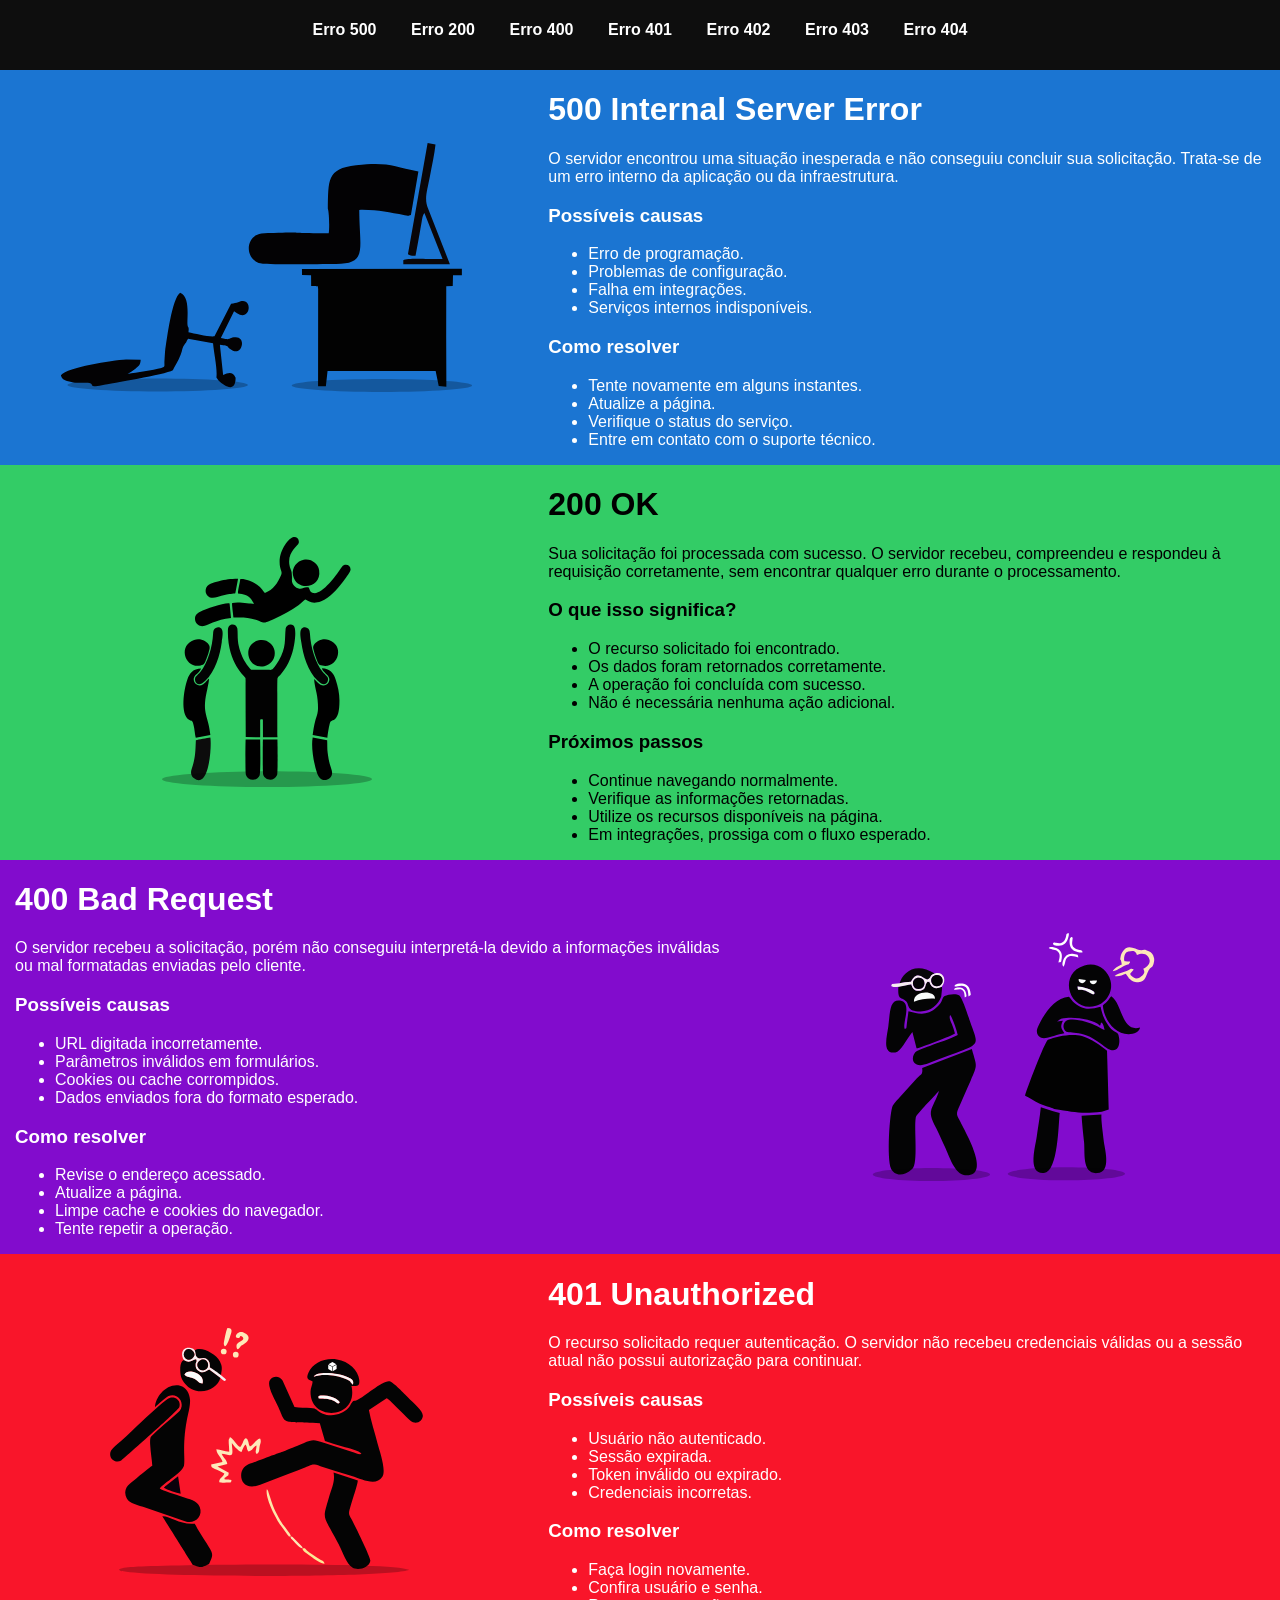
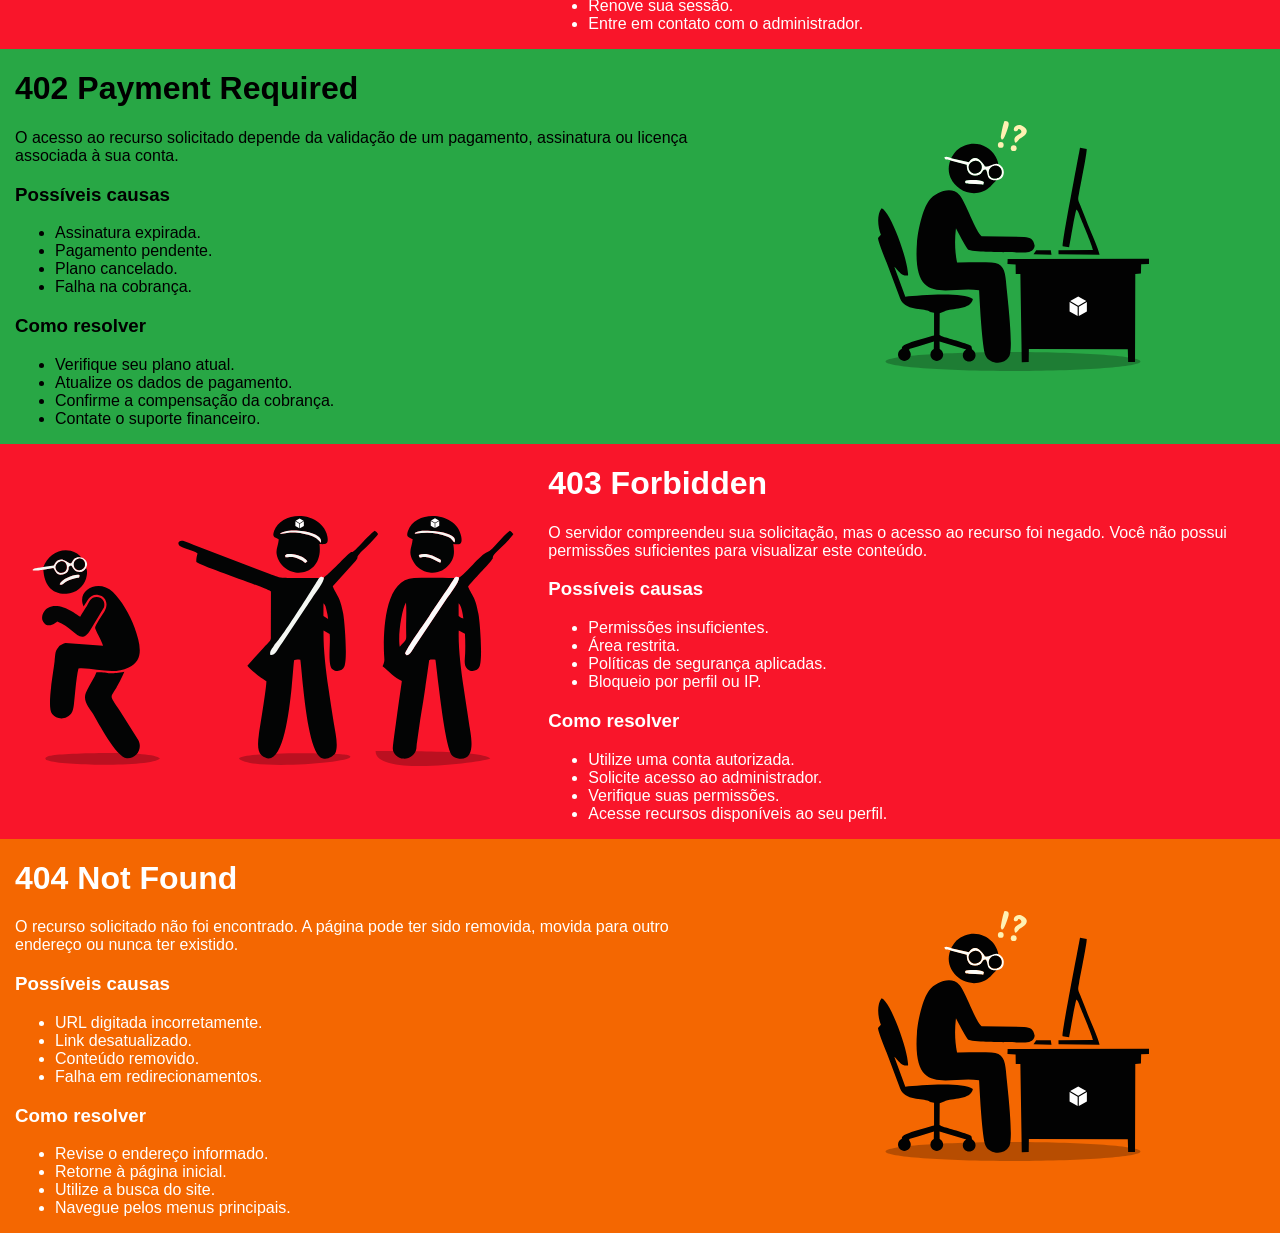
<file: website/index.html>
<!DOCTYPE html>
<html lang="pt-br">
<head>
    <meta charset="UTF-8">
    <meta name="viewport" content="width=device-width, initial-scale=1.0">
    <title>Base Web</title>
    <link rel="stylesheet" href="estilos.css">
</head>

<body>
    <div class="barra-navegacao">
        <a href="#ERROR_500" class="btn">Erro 500</a>
        <a href="#ERROR_200" class="btn">Erro 200</a>
        <a href="#ERROR_400" class="btn">Erro 400</a>
        <a href="#ERROR_401" class="btn">Erro 401</a>
        <a href="#ERROR_402" class="btn">Erro 402</a>
        <a href="#ERROR_403" class="btn">Erro 403</a>
        <a href="#ERROR_404" class="btn">Erro 404</a>
    </div>

    <!-- Seção: ERROR 500 -->
    <div id="ERROR_500" class="linha text-branco" style="background-color: #1B75D2;">
        <div class="col-5 d-flex alinhar-meio p-2">
            <img class="img-error" src="assets/500.svg" alt="500 Internal Server Error">
        </div>

        <div class="col-7">
            <h1>500 Internal Server Error</h1>
            <p>
                O servidor encontrou uma situação inesperada e não conseguiu concluir sua solicitação. Trata-se de um
                erro interno da aplicação ou da infraestrutura.
            </p>

            <h3>Possíveis causas</h3>
            <ul>
                <li>Erro de programação.</li>
                <li>Problemas de configuração.</li>
                <li>Falha em integrações.</li>
                <li>Serviços internos indisponíveis.</li>
            </ul>

            <h3>Como resolver</h3>
            <ul>
                <li>Tente novamente em alguns instantes.</li>
                <li>Atualize a página.</li>
                <li>Verifique o status do serviço.</li>
                <li>Entre em contato com o suporte técnico.</li>
            </ul>
        </div>
    </div>

    <!-- Seção: ERROR 200 -->
    <div id="ERROR_200" class="linha text-preto" style="background-color: #33CC66;">
        <div class="col-5 d-flex alinhar-meio p-2">
            <img class="img-error" src="assets/200.svg" alt="200 OK">
        </div>

        <div class="col-7">
            <h1>200 OK</h1>
            <p>
                Sua solicitação foi processada com sucesso. O servidor recebeu, compreendeu e respondeu à requisição
                corretamente, sem encontrar qualquer erro durante o processamento.
            </p>

            <h3>O que isso significa?</h3>
            <ul>
                <li>O recurso solicitado foi encontrado.</li>
                <li>Os dados foram retornados corretamente.</li>
                <li>A operação foi concluída com sucesso.</li>
                <li>Não é necessária nenhuma ação adicional.</li>
            </ul>

            <h3>Próximos passos</h3>
            <ul>
                <li>Continue navegando normalmente.</li>
                <li>Verifique as informações retornadas.</li>
                <li>Utilize os recursos disponíveis na página.</li>
                <li>Em integrações, prossiga com o fluxo esperado.</li>
            </ul>
        </div>
    </div>

    <!-- Seção: ERROR 400 -->
    <div id="ERROR_400" class="linha text-branco" style="background-color: #820CCD;">
        <div class="col-7">
            <h1>400 Bad Request</h1>
            <p>
                O servidor recebeu a solicitação, porém não conseguiu interpretá-la devido a informações inválidas ou
                mal formatadas enviadas pelo cliente.
            </p>

            <h3>Possíveis causas</h3>
            <ul>
                <li>URL digitada incorretamente.</li>
                <li>Parâmetros inválidos em formulários.</li>
                <li>Cookies ou cache corrompidos.</li>
                <li>Dados enviados fora do formato esperado.</li>
            </ul>

            <h3>Como resolver</h3>
            <ul>
                <li>Revise o endereço acessado.</li>
                <li>Atualize a página.</li>
                <li>Limpe cache e cookies do navegador.</li>
                <li>Tente repetir a operação.</li>
            </ul>
        </div>

        <div class="col-5 d-flex alinhar-meio p-2">
            <img class="img-error" src="assets/400.svg" alt="400 Bad Request">
        </div>
    </div>

    <!-- Seção: ERROR 401 -->
    <div id="ERROR_401" class="linha text-branco" style="background-color: #F9152A;">
        <div class="col-5 d-flex alinhar-meio p-2">
            <img class="img-error" src="assets/401.svg" alt="401 Unauthorized">
        </div>
        <div class="col-7">
            <h1>401 Unauthorized</h1>
            <p>
                O recurso solicitado requer autenticação. O servidor não recebeu credenciais válidas ou a sessão atual
                não possui autorização para continuar.
            </p>

            <h3>Possíveis causas</h3>
            <ul>
                <li>Usuário não autenticado.</li>
                <li>Sessão expirada.</li>
                <li>Token inválido ou expirado.</li>
                <li>Credenciais incorretas.</li>
            </ul>

            <h3>Como resolver</h3>
            <ul>
                <li>Faça login novamente.</li>
                <li>Confira usuário e senha.</li>
                <li>Renove sua sessão.</li>
                <li>Entre em contato com o administrador.</li>
            </ul>
        </div>
    </div>

    <!-- Seção: ERROR 402 -->
    <div id="ERROR_402" class="linha" style="background-color: #28A745;">
        <div class="col-7">
            <h1>402 Payment Required</h1>
            <p>O acesso ao recurso solicitado depende da validação de um pagamento, assinatura ou licença associada à sua conta.</p>

            <h3>Possíveis causas</h3>
            <ul>
                <li>Assinatura expirada.</li>
                <li>Pagamento pendente.</li>
                <li>Plano cancelado.</li>
                <li>Falha na cobrança.</li>
            </ul>

            <h3>Como resolver</h3>
            <ul>
                <li>Verifique seu plano atual.</li>
                <li>Atualize os dados de pagamento.</li>
                <li>Confirme a compensação da cobrança.</li>
                <li>Contate o suporte financeiro.</li>
            </ul>
        </div>

        <div class="col-5 d-flex alinhar-meio p-2">
            <img class="img-error" src="assets/402.svg" alt="402 Payment Required">
        </div>
    </div>

    <!-- Seção: ERROR 403 -->
    <div id="ERROR_403" class="linha text-branco" style="background-color: #F9152A;">
        <div class="col-5 d-flex alinhar-meio p-2">
            <img class="img-error" src="assets/403.svg" alt="403 Forbidden">

        </div>

        <div class="col-7">
            <h1>403 Forbidden</h1>
            <p>
                O servidor compreendeu sua solicitação, mas o acesso ao recurso foi negado. Você não possui permissões suficientes
                para visualizar este conteúdo.
            </p>

            <h3>Possíveis causas</h3>
            <ul>
                <li>Permissões insuficientes.</li>
                <li>Área restrita.</li>
                <li>Políticas de segurança aplicadas.</li>
                <li>Bloqueio por perfil ou IP.</li>
            </ul>

            <h3>Como resolver</h3>
            <ul>
                <li>Utilize uma conta autorizada.</li>
                <li>Solicite acesso ao administrador.</li>
                <li>Verifique suas permissões.</li>
                <li>Acesse recursos disponíveis ao seu perfil.</li>
            </ul>
        </div>
    </div>

    <!-- Seção:ERROR 404 -->
    <div id="ERROR_404" class="linha text-branco" style="background-color: #F46701;">
        <div class="col-7">
            <h1>404 Not Found</h1>
            <p>
                O recurso solicitado não foi encontrado. A página pode ter sido removida, movida para outro endereço ou
                nunca ter existido.
            </p>

            <h3>Possíveis causas</h3>
            <ul>
                <li>URL digitada incorretamente.</li>
                <li>Link desatualizado.</li>
                <li>Conteúdo removido.</li>
                <li>Falha em redirecionamentos.</li>
            </ul>

            <h3>Como resolver</h3>
            <ul>
                <li>Revise o endereço informado.</li>
                <li>Retorne à página inicial.</li>
                <li>Utilize a busca do site.</li>
                <li>Navegue pelos menus principais.</li>
            </ul>
        </div>
        <div class="col-5 d-flex alinhar-meio p-2">
            <img class="img-error" src="assets/404.svg" alt="404 Not Found">
        </div>
    </div>


</body>

</html>
</file>
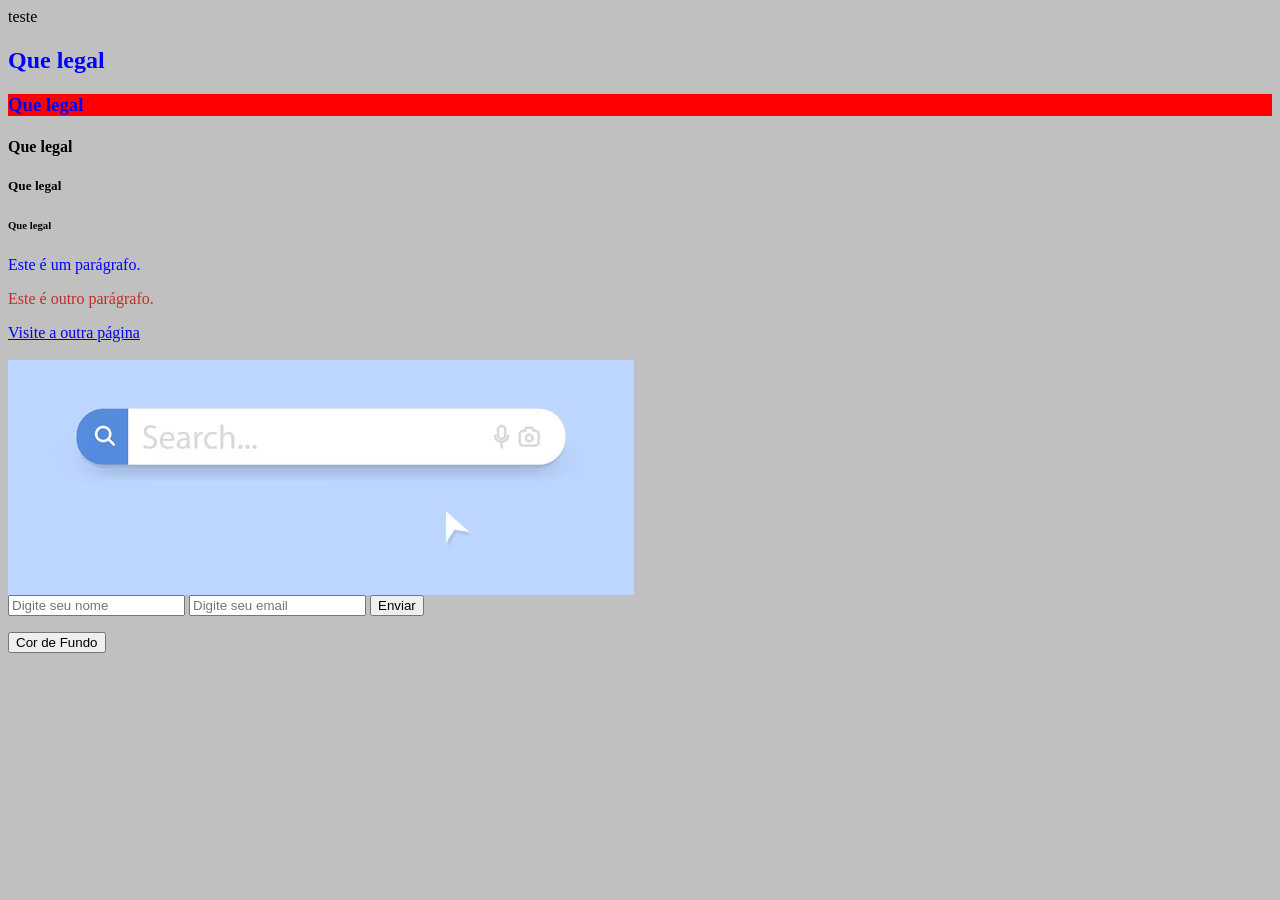
<file: youtube/index.html>
teste
<!DOCTYPE html>
<html lang="en">
<head>
    <meta charset="UTF-8">
    <meta name="viewport" content="width=device-width, initial-scale=1.0">
    <title>Document</title>
    <link rel="stylesheet" href="css/style.css">
    <style>
    body {
    
        background: silver
    }

    /* CSS para estilizar os elementos */
   h2 {
        color: blue;
    }

    p{ 
        color: #c02b2b;
    }

    /* classe para estilizar os links */
    .azul {
        color: blue;
    }
    </style> 
    

</head>

<body>
    <!--TITULOS DE H1 ATÉ H6-->
    <h1 style="background: yellow;"Que legal</h1>
    <h2>Que legal</h2>
    <h3 class="azul">Que legal</h3>
    <h4>Que legal</h4>
    <h5>Que legal</h5>
    <h6>Que legal</h6>

    <!-- PARAGRAFOS-->
    <p class="azul">Este é um parágrafo.</p>
    <p>Este é outro parágrafo.</p>

    <!--links-->
    <a href="pagina2.html">Visite a outra página</a>

    
    <br><br> <!--quebra de linha/ espaçamento no site--> 

    <!--IMAGENS; OBS: NÃO TEM TAG DE FECHAMENTO-->
    <img src="imagemteste.avif" alt="Descrição da imagem">

    <!--FORMULÁRIOS-->
    <form>
        <input type="text" placeholder="Digite seu nome">
        <input type="email" placeholder="Digite seu email">
        <button type="submit">Enviar</button>
    </form>

    <button id="bnt" onclick="trocarCor('lightblue')">Cor de Fundo</button>
    <script src="js/script.js"></script>

    <script>
        alert("Olá, seja bem-vindo ao meu site!");

        document.getElementById('bnt').onclick = () => {
            document.body.style.backgroundColor = "lightblue";
            
        };
    </script>
</body>
</html>
</file>
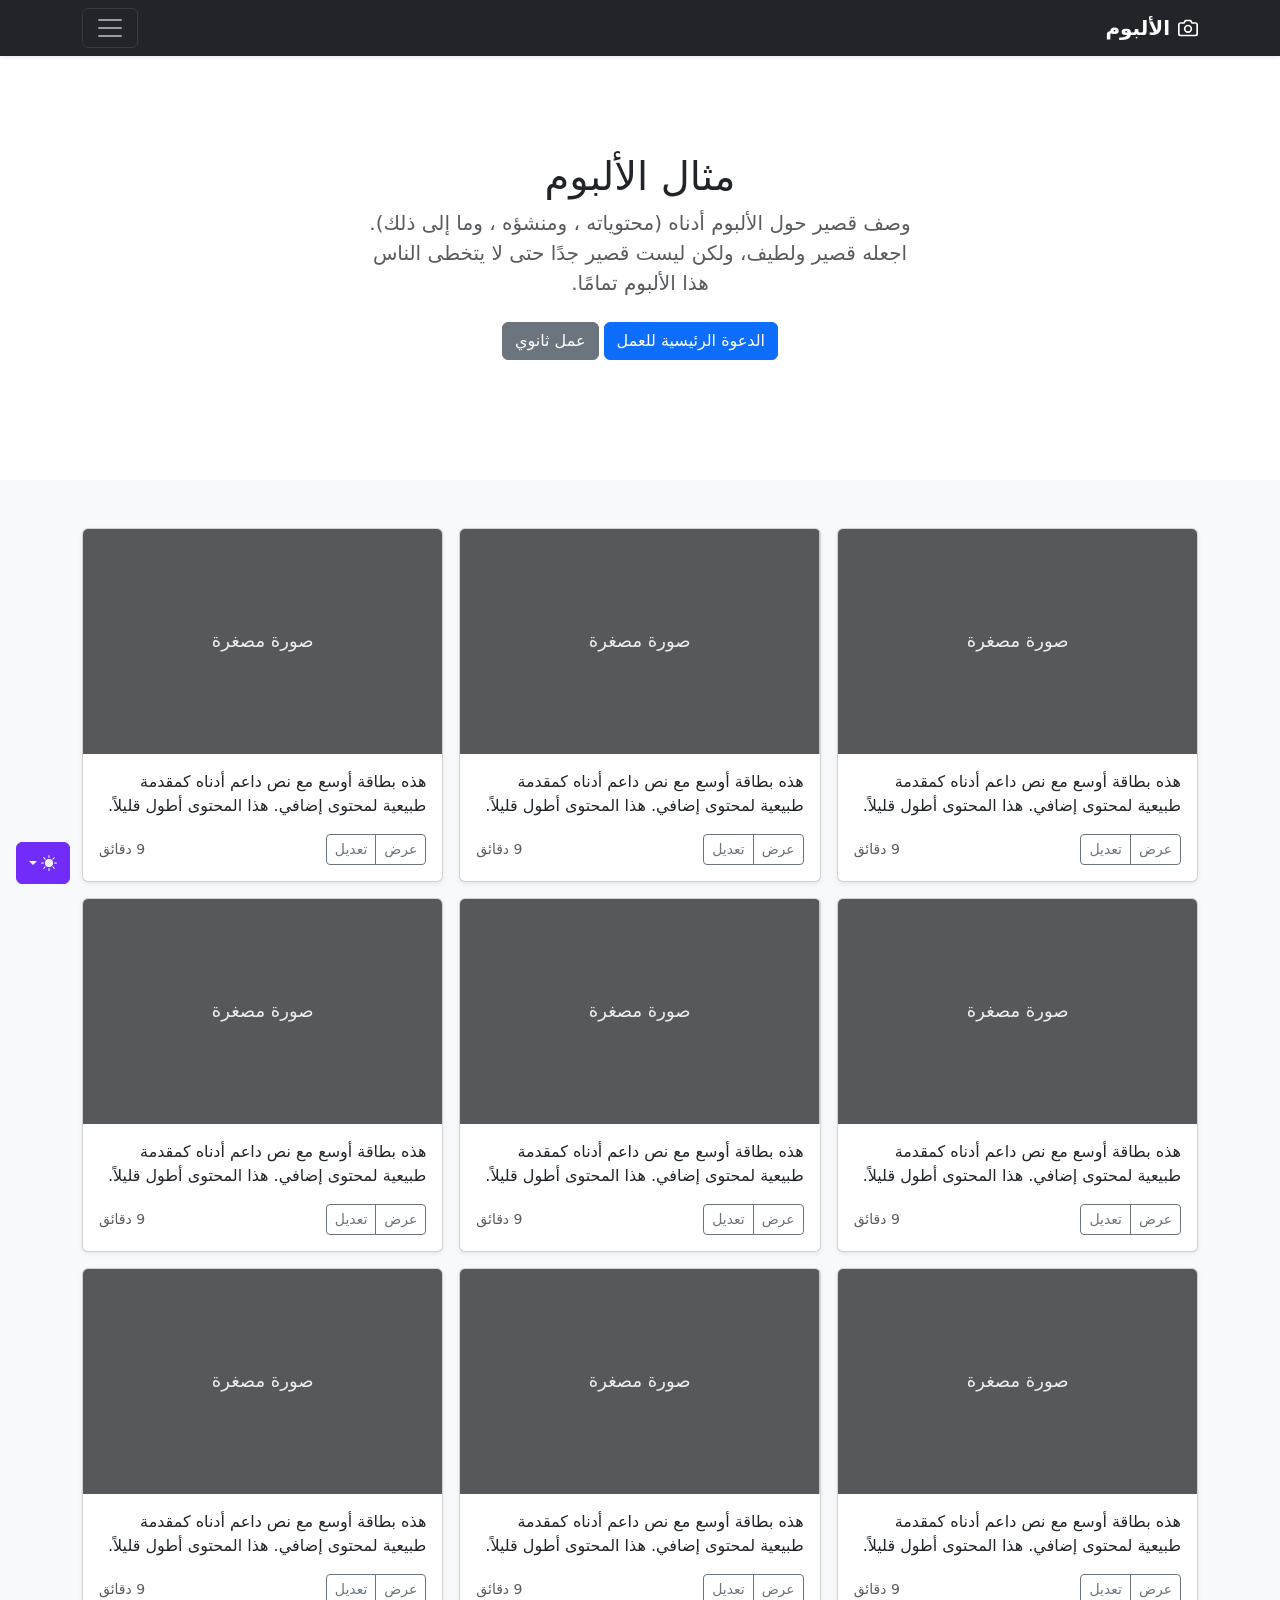
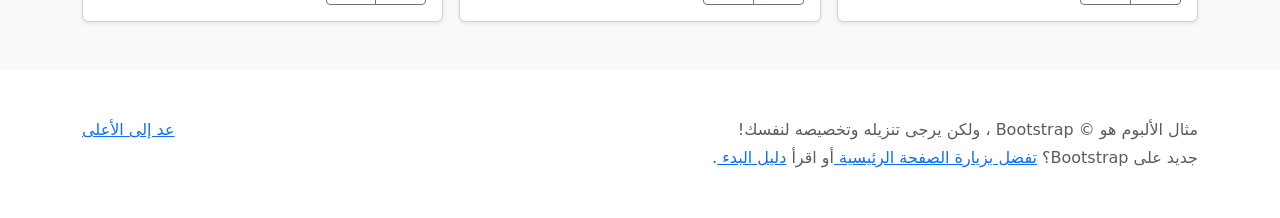
<file: bootstrap/album-rtl/index.html>
<!doctype html>
<html lang="ar" dir="rtl" data-bs-theme="auto">
  <head>
    <meta charset="utf-8" />
    <meta name="viewport" content="width=device-width, initial-scale=1" />
    <meta name="description" content="" />
    <meta
      name="author"
      content="Mark Otto, Jacob Thornton, and Bootstrap contributors"
    />
    <meta name="generator" content="Astro v5.13.2" />
    <title>مثال الألبوم · Bootstrap v5.3</title>
    <link
      rel="canonical"
      href="https://getbootstrap.com/docs/5.3/examples/album-rtl/"
    />
    <script src="../assets/js/color-modes.js"></script>
    <link href="../assets/dist/css/bootstrap.rtl.min.css" rel="stylesheet" />
    <meta name="theme-color" content="#712cf9" />
    <style>
      .bd-placeholder-img {
        font-size: 1.125rem;
        text-anchor: middle;
        -webkit-user-select: none;
        -moz-user-select: none;
        user-select: none;
      }
      @media (min-width: 768px) {
        .bd-placeholder-img-lg {
          font-size: 3.5rem;
        }
      }
      .b-example-divider {
        width: 100%;
        height: 3rem;
        background-color: #0000001a;
        border: solid rgba(0, 0, 0, 0.15);
        border-width: 1px 0;
        box-shadow:
          inset 0 0.5em 1.5em #0000001a,
          inset 0 0.125em 0.5em #00000026;
      }
      .b-example-vr {
        flex-shrink: 0;
        width: 1.5rem;
        height: 100vh;
      }
      .bi {
        vertical-align: -0.125em;
        fill: currentColor;
      }
      .nav-scroller {
        position: relative;
        z-index: 2;
        height: 2.75rem;
        overflow-y: hidden;
      }
      .nav-scroller .nav {
        display: flex;
        flex-wrap: nowrap;
        padding-bottom: 1rem;
        margin-top: -1px;
        overflow-x: auto;
        text-align: center;
        white-space: nowrap;
        -webkit-overflow-scrolling: touch;
      }
      .btn-bd-primary {
        --bd-violet-bg: #712cf9;
        --bd-violet-rgb: 112.520718, 44.062154, 249.437846;
        --bs-btn-font-weight: 600;
        --bs-btn-color: var(--bs-white);
        --bs-btn-bg: var(--bd-violet-bg);
        --bs-btn-border-color: var(--bd-violet-bg);
        --bs-btn-hover-color: var(--bs-white);
        --bs-btn-hover-bg: #6528e0;
        --bs-btn-hover-border-color: #6528e0;
        --bs-btn-focus-shadow-rgb: var(--bd-violet-rgb);
        --bs-btn-active-color: var(--bs-btn-hover-color);
        --bs-btn-active-bg: #5a23c8;
        --bs-btn-active-border-color: #5a23c8;
      }
      .bd-mode-toggle {
        z-index: 1500;
      }
      .bd-mode-toggle .bi {
        width: 1em;
        height: 1em;
      }
      .bd-mode-toggle .dropdown-menu .active .bi {
        display: block !important;
      }
    </style>
  </head>
  <body>
    <svg xmlns="http://www.w3.org/2000/svg" class="d-none">
      <symbol id="check2" viewBox="0 0 16 16">
        <path
          d="M13.854 3.646a.5.5 0 0 1 0 .708l-7 7a.5.5 0 0 1-.708 0l-3.5-3.5a.5.5 0 1 1 .708-.708L6.5 10.293l6.646-6.647a.5.5 0 0 1 .708 0z"
        ></path>
      </symbol>
      <symbol id="circle-half" viewBox="0 0 16 16">
        <path
          d="M8 15A7 7 0 1 0 8 1v14zm0 1A8 8 0 1 1 8 0a8 8 0 0 1 0 16z"
        ></path>
      </symbol>
      <symbol id="moon-stars-fill" viewBox="0 0 16 16">
        <path
          d="M6 .278a.768.768 0 0 1 .08.858 7.208 7.208 0 0 0-.878 3.46c0 4.021 3.278 7.277 7.318 7.277.527 0 1.04-.055 1.533-.16a.787.787 0 0 1 .81.316.733.733 0 0 1-.031.893A8.349 8.349 0 0 1 8.344 16C3.734 16 0 12.286 0 7.71 0 4.266 2.114 1.312 5.124.06A.752.752 0 0 1 6 .278z"
        ></path>
        <path
          d="M10.794 3.148a.217.217 0 0 1 .412 0l.387 1.162c.173.518.579.924 1.097 1.097l1.162.387a.217.217 0 0 1 0 .412l-1.162.387a1.734 1.734 0 0 0-1.097 1.097l-.387 1.162a.217.217 0 0 1-.412 0l-.387-1.162A1.734 1.734 0 0 0 9.31 6.593l-1.162-.387a.217.217 0 0 1 0-.412l1.162-.387a1.734 1.734 0 0 0 1.097-1.097l.387-1.162zM13.863.099a.145.145 0 0 1 .274 0l.258.774c.115.346.386.617.732.732l.774.258a.145.145 0 0 1 0 .274l-.774.258a1.156 1.156 0 0 0-.732.732l-.258.774a.145.145 0 0 1-.274 0l-.258-.774a1.156 1.156 0 0 0-.732-.732l-.774-.258a.145.145 0 0 1 0-.274l.774-.258c.346-.115.617-.386.732-.732L13.863.1z"
        ></path>
      </symbol>
      <symbol id="sun-fill" viewBox="0 0 16 16">
        <path
          d="M8 12a4 4 0 1 0 0-8 4 4 0 0 0 0 8zM8 0a.5.5 0 0 1 .5.5v2a.5.5 0 0 1-1 0v-2A.5.5 0 0 1 8 0zm0 13a.5.5 0 0 1 .5.5v2a.5.5 0 0 1-1 0v-2A.5.5 0 0 1 8 13zm8-5a.5.5 0 0 1-.5.5h-2a.5.5 0 0 1 0-1h2a.5.5 0 0 1 .5.5zM3 8a.5.5 0 0 1-.5.5h-2a.5.5 0 0 1 0-1h2A.5.5 0 0 1 3 8zm10.657-5.657a.5.5 0 0 1 0 .707l-1.414 1.415a.5.5 0 1 1-.707-.708l1.414-1.414a.5.5 0 0 1 .707 0zm-9.193 9.193a.5.5 0 0 1 0 .707L3.05 13.657a.5.5 0 0 1-.707-.707l1.414-1.414a.5.5 0 0 1 .707 0zm9.193 2.121a.5.5 0 0 1-.707 0l-1.414-1.414a.5.5 0 0 1 .707-.707l1.414 1.414a.5.5 0 0 1 0 .707zM4.464 4.465a.5.5 0 0 1-.707 0L2.343 3.05a.5.5 0 1 1 .707-.707l1.414 1.414a.5.5 0 0 1 0 .708z"
        ></path>
      </symbol>
    </svg>
    <div
      class="dropdown position-fixed bottom-0 end-0 mb-3 me-3 bd-mode-toggle"
    >
      <button
        class="btn btn-bd-primary py-2 dropdown-toggle d-flex align-items-center"
        id="bd-theme"
        type="button"
        aria-expanded="false"
        data-bs-toggle="dropdown"
        aria-label="Toggle theme (auto)"
      >
        <svg class="bi my-1 theme-icon-active" aria-hidden="true">
          <use href="#circle-half"></use>
        </svg>
        <span class="visually-hidden" id="bd-theme-text">Toggle theme</span>
      </button>
      <ul
        class="dropdown-menu dropdown-menu-end shadow"
        aria-labelledby="bd-theme-text"
      >
        <li>
          <button
            type="button"
            class="dropdown-item d-flex align-items-center"
            data-bs-theme-value="light"
            aria-pressed="false"
          >
            <svg class="bi me-2 opacity-50" aria-hidden="true">
              <use href="#sun-fill"></use>
            </svg>
            Light
            <svg class="bi ms-auto d-none" aria-hidden="true">
              <use href="#check2"></use>
            </svg>
          </button>
        </li>
        <li>
          <button
            type="button"
            class="dropdown-item d-flex align-items-center"
            data-bs-theme-value="dark"
            aria-pressed="false"
          >
            <svg class="bi me-2 opacity-50" aria-hidden="true">
              <use href="#moon-stars-fill"></use>
            </svg>
            Dark
            <svg class="bi ms-auto d-none" aria-hidden="true">
              <use href="#check2"></use>
            </svg>
          </button>
        </li>
        <li>
          <button
            type="button"
            class="dropdown-item d-flex align-items-center active"
            data-bs-theme-value="auto"
            aria-pressed="true"
          >
            <svg class="bi me-2 opacity-50" aria-hidden="true">
              <use href="#circle-half"></use>
            </svg>
            Auto
            <svg class="bi ms-auto d-none" aria-hidden="true">
              <use href="#check2"></use>
            </svg>
          </button>
        </li>
      </ul>
    </div>
    <header data-bs-theme="dark">
      <div class="collapse text-bg-dark" id="navbarHeader">
        <div class="container">
          <div class="row">
            <div class="col-sm-8 col-md-7 py-4">
              <h4>حول</h4>
              <p class="text-body-secondary">
                أضف بعض المعلومات حول الألبوم، المؤلف، أو أي سياق خلفية آخر.
                اجعلها بضع جمل حتى يتمكن الزوار من التقاط بعض التلميحات المفيدة.
                ثم اربطها ببعض مواقع التواصل الاجتماعي أو معلومات الاتصال.
              </p>
            </div>
            <div class="col-sm-4 offset-md-1 py-4">
              <h4>تواصل معي</h4>
              <ul class="list-unstyled">
                <li><a href="#" class="text-white">تابعني على تويتر</a></li>
                <li>
                  <a href="#" class="text-white">شاركني الإعجاب في فيسبوك</a>
                </li>
                <li>
                  <a href="#" class="text-white"
                    >راسلني على البريد الإلكتروني</a
                  >
                </li>
              </ul>
            </div>
          </div>
        </div>
      </div>
      <div class="navbar navbar-dark bg-dark shadow-sm">
        <div class="container">
          <a href="#" class="navbar-brand d-flex align-items-center">
            <svg
              xmlns="http://www.w3.org/2000/svg"
              width="20"
              height="20"
              fill="none"
              stroke="currentColor"
              stroke-linecap="round"
              stroke-linejoin="round"
              stroke-width="2"
              aria-hidden="true"
              class="me-2"
              viewBox="0 0 24 24"
            >
              <path
                d="M23 19a2 2 0 0 1-2 2H3a2 2 0 0 1-2-2V8a2 2 0 0 1 2-2h4l2-3h6l2 3h4a2 2 0 0 1 2 2z"
              ></path>
              <circle cx="12" cy="13" r="4"></circle>
            </svg>
            <strong>الألبوم</strong>
          </a>
          <button
            class="navbar-toggler"
            type="button"
            data-bs-toggle="collapse"
            data-bs-target="#navbarHeader"
            aria-controls="navbarHeader"
            aria-expanded="false"
            aria-label="تبديل التنقل"
          >
            <span class="navbar-toggler-icon"></span>
          </button>
        </div>
      </div>
    </header>
    <main>
      <section class="py-5 text-center container">
        <div class="row py-lg-5">
          <div class="col-lg-6 col-md-8 mx-auto">
            <h1 class="fw-light">مثال الألبوم</h1>
            <p class="lead text-body-secondary">
              وصف قصير حول الألبوم أدناه (محتوياته ، ومنشؤه ، وما إلى ذلك).
              اجعله قصير ولطيف، ولكن ليست قصير جدًا حتى لا يتخطى الناس هذا
              الألبوم تمامًا.
            </p>
            <p>
              <a href="#" class="btn btn-primary my-2">الدعوة الرئيسية للعمل</a>
              <a href="#" class="btn btn-secondary my-2">عمل ثانوي</a>
            </p>
          </div>
        </div>
      </section>
      <div class="album py-5 bg-body-tertiary">
        <div class="container">
          <div class="row row-cols-1 row-cols-sm-2 row-cols-md-3 g-3">
            <div class="col">
              <div class="card shadow-sm">
                <svg
                  aria-label="Placeholder: صورة مصغرة"
                  class="bd-placeholder-img card-img-top"
                  height="225"
                  preserveAspectRatio="xMidYMid slice"
                  role="img"
                  width="100%"
                  xmlns="http://www.w3.org/2000/svg"
                >
                  <title>Placeholder</title>
                  <rect width="100%" height="100%" fill="#55595c"></rect>
                  <text x="50%" y="50%" fill="#eceeef" dy=".3em">
                    صورة مصغرة
                  </text>
                </svg>
                <div class="card-body">
                  <p class="card-text">
                    هذه بطاقة أوسع مع نص داعم أدناه كمقدمة طبيعية لمحتوى إضافي.
                    هذا المحتوى أطول قليلاً.
                  </p>
                  <div
                    class="d-flex justify-content-between align-items-center"
                  >
                    <div class="btn-group">
                      <button
                        type="button"
                        class="btn btn-sm btn-outline-secondary"
                      >
                        عرض
                      </button>
                      <button
                        type="button"
                        class="btn btn-sm btn-outline-secondary"
                      >
                        تعديل
                      </button>
                    </div>
                    <small class="text-body-secondary">9 دقائق</small>
                  </div>
                </div>
              </div>
            </div>
            <div class="col">
              <div class="card shadow-sm">
                <svg
                  aria-label="Placeholder: صورة مصغرة"
                  class="bd-placeholder-img card-img-top"
                  height="225"
                  preserveAspectRatio="xMidYMid slice"
                  role="img"
                  width="100%"
                  xmlns="http://www.w3.org/2000/svg"
                >
                  <title>Placeholder</title>
                  <rect width="100%" height="100%" fill="#55595c"></rect>
                  <text x="50%" y="50%" fill="#eceeef" dy=".3em">
                    صورة مصغرة
                  </text>
                </svg>
                <div class="card-body">
                  <p class="card-text">
                    هذه بطاقة أوسع مع نص داعم أدناه كمقدمة طبيعية لمحتوى إضافي.
                    هذا المحتوى أطول قليلاً.
                  </p>
                  <div
                    class="d-flex justify-content-between align-items-center"
                  >
                    <div class="btn-group">
                      <button
                        type="button"
                        class="btn btn-sm btn-outline-secondary"
                      >
                        عرض
                      </button>
                      <button
                        type="button"
                        class="btn btn-sm btn-outline-secondary"
                      >
                        تعديل
                      </button>
                    </div>
                    <small class="text-body-secondary">9 دقائق</small>
                  </div>
                </div>
              </div>
            </div>
            <div class="col">
              <div class="card shadow-sm">
                <svg
                  aria-label="Placeholder: صورة مصغرة"
                  class="bd-placeholder-img card-img-top"
                  height="225"
                  preserveAspectRatio="xMidYMid slice"
                  role="img"
                  width="100%"
                  xmlns="http://www.w3.org/2000/svg"
                >
                  <title>Placeholder</title>
                  <rect width="100%" height="100%" fill="#55595c"></rect>
                  <text x="50%" y="50%" fill="#eceeef" dy=".3em">
                    صورة مصغرة
                  </text>
                </svg>
                <div class="card-body">
                  <p class="card-text">
                    هذه بطاقة أوسع مع نص داعم أدناه كمقدمة طبيعية لمحتوى إضافي.
                    هذا المحتوى أطول قليلاً.
                  </p>
                  <div
                    class="d-flex justify-content-between align-items-center"
                  >
                    <div class="btn-group">
                      <button
                        type="button"
                        class="btn btn-sm btn-outline-secondary"
                      >
                        عرض
                      </button>
                      <button
                        type="button"
                        class="btn btn-sm btn-outline-secondary"
                      >
                        تعديل
                      </button>
                    </div>
                    <small class="text-body-secondary">9 دقائق</small>
                  </div>
                </div>
              </div>
            </div>
            <div class="col">
              <div class="card shadow-sm">
                <svg
                  aria-label="Placeholder: صورة مصغرة"
                  class="bd-placeholder-img card-img-top"
                  height="225"
                  preserveAspectRatio="xMidYMid slice"
                  role="img"
                  width="100%"
                  xmlns="http://www.w3.org/2000/svg"
                >
                  <title>Placeholder</title>
                  <rect width="100%" height="100%" fill="#55595c"></rect>
                  <text x="50%" y="50%" fill="#eceeef" dy=".3em">
                    صورة مصغرة
                  </text>
                </svg>
                <div class="card-body">
                  <p class="card-text">
                    هذه بطاقة أوسع مع نص داعم أدناه كمقدمة طبيعية لمحتوى إضافي.
                    هذا المحتوى أطول قليلاً.
                  </p>
                  <div
                    class="d-flex justify-content-between align-items-center"
                  >
                    <div class="btn-group">
                      <button
                        type="button"
                        class="btn btn-sm btn-outline-secondary"
                      >
                        عرض
                      </button>
                      <button
                        type="button"
                        class="btn btn-sm btn-outline-secondary"
                      >
                        تعديل
                      </button>
                    </div>
                    <small class="text-body-secondary">9 دقائق</small>
                  </div>
                </div>
              </div>
            </div>
            <div class="col">
              <div class="card shadow-sm">
                <svg
                  aria-label="Placeholder: صورة مصغرة"
                  class="bd-placeholder-img card-img-top"
                  height="225"
                  preserveAspectRatio="xMidYMid slice"
                  role="img"
                  width="100%"
                  xmlns="http://www.w3.org/2000/svg"
                >
                  <title>Placeholder</title>
                  <rect width="100%" height="100%" fill="#55595c"></rect>
                  <text x="50%" y="50%" fill="#eceeef" dy=".3em">
                    صورة مصغرة
                  </text>
                </svg>
                <div class="card-body">
                  <p class="card-text">
                    هذه بطاقة أوسع مع نص داعم أدناه كمقدمة طبيعية لمحتوى إضافي.
                    هذا المحتوى أطول قليلاً.
                  </p>
                  <div
                    class="d-flex justify-content-between align-items-center"
                  >
                    <div class="btn-group">
                      <button
                        type="button"
                        class="btn btn-sm btn-outline-secondary"
                      >
                        عرض
                      </button>
                      <button
                        type="button"
                        class="btn btn-sm btn-outline-secondary"
                      >
                        تعديل
                      </button>
                    </div>
                    <small class="text-body-secondary">9 دقائق</small>
                  </div>
                </div>
              </div>
            </div>
            <div class="col">
              <div class="card shadow-sm">
                <svg
                  aria-label="Placeholder: صورة مصغرة"
                  class="bd-placeholder-img card-img-top"
                  height="225"
                  preserveAspectRatio="xMidYMid slice"
                  role="img"
                  width="100%"
                  xmlns="http://www.w3.org/2000/svg"
                >
                  <title>Placeholder</title>
                  <rect width="100%" height="100%" fill="#55595c"></rect>
                  <text x="50%" y="50%" fill="#eceeef" dy=".3em">
                    صورة مصغرة
                  </text>
                </svg>
                <div class="card-body">
                  <p class="card-text">
                    هذه بطاقة أوسع مع نص داعم أدناه كمقدمة طبيعية لمحتوى إضافي.
                    هذا المحتوى أطول قليلاً.
                  </p>
                  <div
                    class="d-flex justify-content-between align-items-center"
                  >
                    <div class="btn-group">
                      <button
                        type="button"
                        class="btn btn-sm btn-outline-secondary"
                      >
                        عرض
                      </button>
                      <button
                        type="button"
                        class="btn btn-sm btn-outline-secondary"
                      >
                        تعديل
                      </button>
                    </div>
                    <small class="text-body-secondary">9 دقائق</small>
                  </div>
                </div>
              </div>
            </div>
            <div class="col">
              <div class="card shadow-sm">
                <svg
                  aria-label="Placeholder: صورة مصغرة"
                  class="bd-placeholder-img card-img-top"
                  height="225"
                  preserveAspectRatio="xMidYMid slice"
                  role="img"
                  width="100%"
                  xmlns="http://www.w3.org/2000/svg"
                >
                  <title>Placeholder</title>
                  <rect width="100%" height="100%" fill="#55595c"></rect>
                  <text x="50%" y="50%" fill="#eceeef" dy=".3em">
                    صورة مصغرة
                  </text>
                </svg>
                <div class="card-body">
                  <p class="card-text">
                    هذه بطاقة أوسع مع نص داعم أدناه كمقدمة طبيعية لمحتوى إضافي.
                    هذا المحتوى أطول قليلاً.
                  </p>
                  <div
                    class="d-flex justify-content-between align-items-center"
                  >
                    <div class="btn-group">
                      <button
                        type="button"
                        class="btn btn-sm btn-outline-secondary"
                      >
                        عرض
                      </button>
                      <button
                        type="button"
                        class="btn btn-sm btn-outline-secondary"
                      >
                        تعديل
                      </button>
                    </div>
                    <small class="text-body-secondary">9 دقائق</small>
                  </div>
                </div>
              </div>
            </div>
            <div class="col">
              <div class="card shadow-sm">
                <svg
                  aria-label="Placeholder: صورة مصغرة"
                  class="bd-placeholder-img card-img-top"
                  height="225"
                  preserveAspectRatio="xMidYMid slice"
                  role="img"
                  width="100%"
                  xmlns="http://www.w3.org/2000/svg"
                >
                  <title>Placeholder</title>
                  <rect width="100%" height="100%" fill="#55595c"></rect>
                  <text x="50%" y="50%" fill="#eceeef" dy=".3em">
                    صورة مصغرة
                  </text>
                </svg>
                <div class="card-body">
                  <p class="card-text">
                    هذه بطاقة أوسع مع نص داعم أدناه كمقدمة طبيعية لمحتوى إضافي.
                    هذا المحتوى أطول قليلاً.
                  </p>
                  <div
                    class="d-flex justify-content-between align-items-center"
                  >
                    <div class="btn-group">
                      <button
                        type="button"
                        class="btn btn-sm btn-outline-secondary"
                      >
                        عرض
                      </button>
                      <button
                        type="button"
                        class="btn btn-sm btn-outline-secondary"
                      >
                        تعديل
                      </button>
                    </div>
                    <small class="text-body-secondary">9 دقائق</small>
                  </div>
                </div>
              </div>
            </div>
            <div class="col">
              <div class="card shadow-sm">
                <svg
                  aria-label="Placeholder: صورة مصغرة"
                  class="bd-placeholder-img card-img-top"
                  height="225"
                  preserveAspectRatio="xMidYMid slice"
                  role="img"
                  width="100%"
                  xmlns="http://www.w3.org/2000/svg"
                >
                  <title>Placeholder</title>
                  <rect width="100%" height="100%" fill="#55595c"></rect>
                  <text x="50%" y="50%" fill="#eceeef" dy=".3em">
                    صورة مصغرة
                  </text>
                </svg>
                <div class="card-body">
                  <p class="card-text">
                    هذه بطاقة أوسع مع نص داعم أدناه كمقدمة طبيعية لمحتوى إضافي.
                    هذا المحتوى أطول قليلاً.
                  </p>
                  <div
                    class="d-flex justify-content-between align-items-center"
                  >
                    <div class="btn-group">
                      <button
                        type="button"
                        class="btn btn-sm btn-outline-secondary"
                      >
                        عرض
                      </button>
                      <button
                        type="button"
                        class="btn btn-sm btn-outline-secondary"
                      >
                        تعديل
                      </button>
                    </div>
                    <small class="text-body-secondary">9 دقائق</small>
                  </div>
                </div>
              </div>
            </div>
          </div>
        </div>
      </div>
    </main>
    <footer class="text-body-secondary py-5">
      <div class="container">
        <p class="float-end mb-1"><a href="#">عد إلى الأعلى</a></p>
        <p class="mb-1">
          مثال الألبوم هو © Bootstrap ، ولكن يرجى تنزيله وتخصيصه لنفسك!
        </p>
        <p class="mb-0">
          جديد على Bootstrap؟ <a href="/"> تفضل بزيارة الصفحة الرئيسية </a> أو
          اقرأ <a href="../getting-started/introduction"> دليل البدء </a>.
        </p>
      </div>
    </footer>
    <script
      src="../assets/dist/js/bootstrap.bundle.min.js"
      class="astro-vvvwv3sm"
    ></script>
  </body>
</html>
</file>
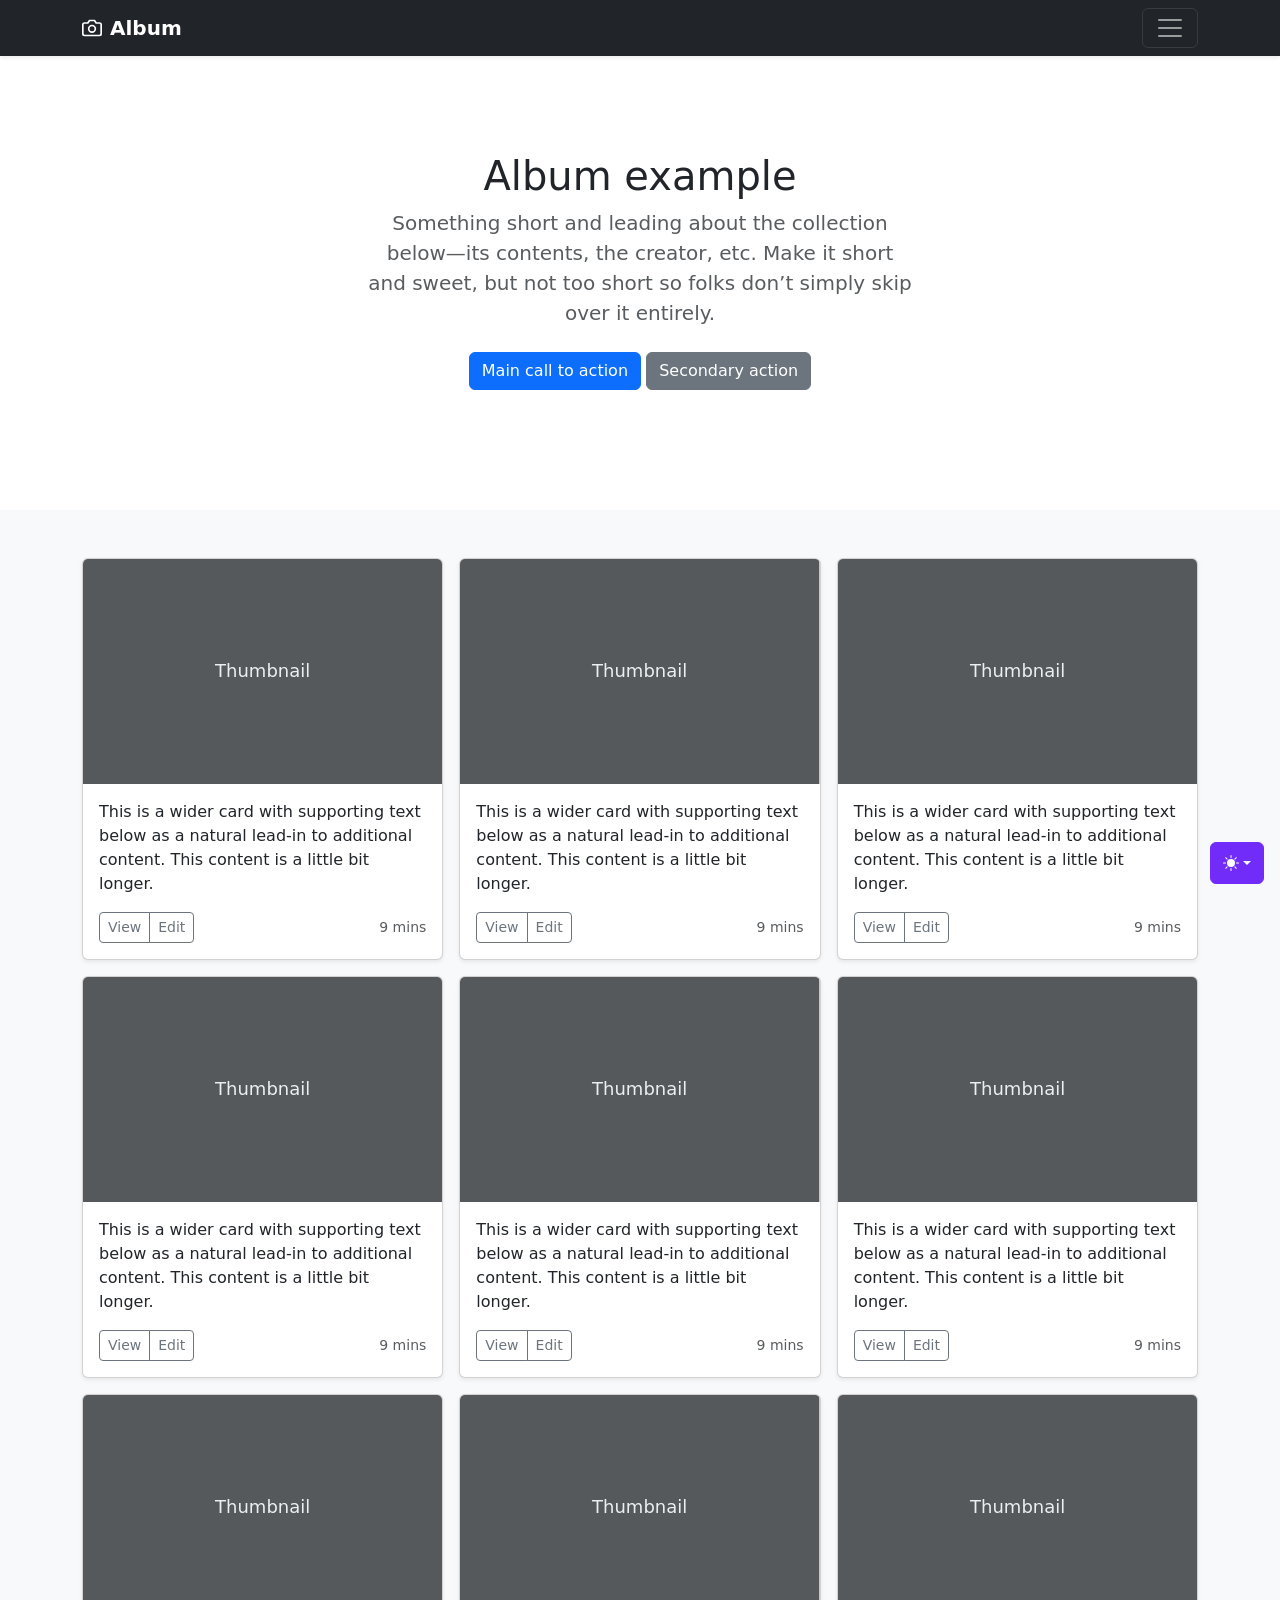
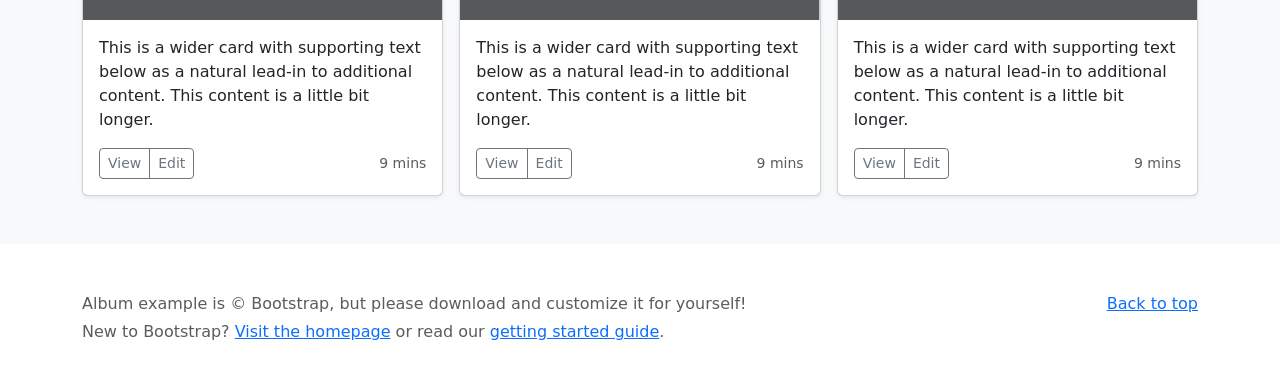
<file: bootstrap/album/index.html>
<!doctype html>
<html lang="en" data-bs-theme="auto">
  <head>
    <meta charset="utf-8" />
    <meta name="viewport" content="width=device-width, initial-scale=1" />
    <meta name="description" content="" />
    <meta
      name="author"
      content="Mark Otto, Jacob Thornton, and Bootstrap contributors"
    />
    <meta name="generator" content="Astro v5.13.2" />
    <title>Album example · Bootstrap v5.3</title>
    <link
      rel="canonical"
      href="https://getbootstrap.com/docs/5.3/examples/album/"
    />
    <script src="../assets/js/color-modes.js"></script>
    <link href="../assets/dist/css/bootstrap.min.css" rel="stylesheet" />
    <meta name="theme-color" content="#712cf9" />
    <style>
      .bd-placeholder-img {
        font-size: 1.125rem;
        text-anchor: middle;
        -webkit-user-select: none;
        -moz-user-select: none;
        user-select: none;
      }
      @media (min-width: 768px) {
        .bd-placeholder-img-lg {
          font-size: 3.5rem;
        }
      }
      .b-example-divider {
        width: 100%;
        height: 3rem;
        background-color: #0000001a;
        border: solid rgba(0, 0, 0, 0.15);
        border-width: 1px 0;
        box-shadow:
          inset 0 0.5em 1.5em #0000001a,
          inset 0 0.125em 0.5em #00000026;
      }
      .b-example-vr {
        flex-shrink: 0;
        width: 1.5rem;
        height: 100vh;
      }
      .bi {
        vertical-align: -0.125em;
        fill: currentColor;
      }
      .nav-scroller {
        position: relative;
        z-index: 2;
        height: 2.75rem;
        overflow-y: hidden;
      }
      .nav-scroller .nav {
        display: flex;
        flex-wrap: nowrap;
        padding-bottom: 1rem;
        margin-top: -1px;
        overflow-x: auto;
        text-align: center;
        white-space: nowrap;
        -webkit-overflow-scrolling: touch;
      }
      .btn-bd-primary {
        --bd-violet-bg: #712cf9;
        --bd-violet-rgb: 112.520718, 44.062154, 249.437846;
        --bs-btn-font-weight: 600;
        --bs-btn-color: var(--bs-white);
        --bs-btn-bg: var(--bd-violet-bg);
        --bs-btn-border-color: var(--bd-violet-bg);
        --bs-btn-hover-color: var(--bs-white);
        --bs-btn-hover-bg: #6528e0;
        --bs-btn-hover-border-color: #6528e0;
        --bs-btn-focus-shadow-rgb: var(--bd-violet-rgb);
        --bs-btn-active-color: var(--bs-btn-hover-color);
        --bs-btn-active-bg: #5a23c8;
        --bs-btn-active-border-color: #5a23c8;
      }
      .bd-mode-toggle {
        z-index: 1500;
      }
      .bd-mode-toggle .bi {
        width: 1em;
        height: 1em;
      }
      .bd-mode-toggle .dropdown-menu .active .bi {
        display: block !important;
      }
    </style>
  </head>
  <body>
    <svg xmlns="http://www.w3.org/2000/svg" class="d-none">
      <symbol id="check2" viewBox="0 0 16 16">
        <path
          d="M13.854 3.646a.5.5 0 0 1 0 .708l-7 7a.5.5 0 0 1-.708 0l-3.5-3.5a.5.5 0 1 1 .708-.708L6.5 10.293l6.646-6.647a.5.5 0 0 1 .708 0z"
        ></path>
      </symbol>
      <symbol id="circle-half" viewBox="0 0 16 16">
        <path
          d="M8 15A7 7 0 1 0 8 1v14zm0 1A8 8 0 1 1 8 0a8 8 0 0 1 0 16z"
        ></path>
      </symbol>
      <symbol id="moon-stars-fill" viewBox="0 0 16 16">
        <path
          d="M6 .278a.768.768 0 0 1 .08.858 7.208 7.208 0 0 0-.878 3.46c0 4.021 3.278 7.277 7.318 7.277.527 0 1.04-.055 1.533-.16a.787.787 0 0 1 .81.316.733.733 0 0 1-.031.893A8.349 8.349 0 0 1 8.344 16C3.734 16 0 12.286 0 7.71 0 4.266 2.114 1.312 5.124.06A.752.752 0 0 1 6 .278z"
        ></path>
        <path
          d="M10.794 3.148a.217.217 0 0 1 .412 0l.387 1.162c.173.518.579.924 1.097 1.097l1.162.387a.217.217 0 0 1 0 .412l-1.162.387a1.734 1.734 0 0 0-1.097 1.097l-.387 1.162a.217.217 0 0 1-.412 0l-.387-1.162A1.734 1.734 0 0 0 9.31 6.593l-1.162-.387a.217.217 0 0 1 0-.412l1.162-.387a1.734 1.734 0 0 0 1.097-1.097l.387-1.162zM13.863.099a.145.145 0 0 1 .274 0l.258.774c.115.346.386.617.732.732l.774.258a.145.145 0 0 1 0 .274l-.774.258a1.156 1.156 0 0 0-.732.732l-.258.774a.145.145 0 0 1-.274 0l-.258-.774a1.156 1.156 0 0 0-.732-.732l-.774-.258a.145.145 0 0 1 0-.274l.774-.258c.346-.115.617-.386.732-.732L13.863.1z"
        ></path>
      </symbol>
      <symbol id="sun-fill" viewBox="0 0 16 16">
        <path
          d="M8 12a4 4 0 1 0 0-8 4 4 0 0 0 0 8zM8 0a.5.5 0 0 1 .5.5v2a.5.5 0 0 1-1 0v-2A.5.5 0 0 1 8 0zm0 13a.5.5 0 0 1 .5.5v2a.5.5 0 0 1-1 0v-2A.5.5 0 0 1 8 13zm8-5a.5.5 0 0 1-.5.5h-2a.5.5 0 0 1 0-1h2a.5.5 0 0 1 .5.5zM3 8a.5.5 0 0 1-.5.5h-2a.5.5 0 0 1 0-1h2A.5.5 0 0 1 3 8zm10.657-5.657a.5.5 0 0 1 0 .707l-1.414 1.415a.5.5 0 1 1-.707-.708l1.414-1.414a.5.5 0 0 1 .707 0zm-9.193 9.193a.5.5 0 0 1 0 .707L3.05 13.657a.5.5 0 0 1-.707-.707l1.414-1.414a.5.5 0 0 1 .707 0zm9.193 2.121a.5.5 0 0 1-.707 0l-1.414-1.414a.5.5 0 0 1 .707-.707l1.414 1.414a.5.5 0 0 1 0 .707zM4.464 4.465a.5.5 0 0 1-.707 0L2.343 3.05a.5.5 0 1 1 .707-.707l1.414 1.414a.5.5 0 0 1 0 .708z"
        ></path>
      </symbol>
    </svg>
    <div
      class="dropdown position-fixed bottom-0 end-0 mb-3 me-3 bd-mode-toggle"
    >
      <button
        class="btn btn-bd-primary py-2 dropdown-toggle d-flex align-items-center"
        id="bd-theme"
        type="button"
        aria-expanded="false"
        data-bs-toggle="dropdown"
        aria-label="Toggle theme (auto)"
      >
        <svg class="bi my-1 theme-icon-active" aria-hidden="true">
          <use href="#circle-half"></use>
        </svg>
        <span class="visually-hidden" id="bd-theme-text">Toggle theme</span>
      </button>
      <ul
        class="dropdown-menu dropdown-menu-end shadow"
        aria-labelledby="bd-theme-text"
      >
        <li>
          <button
            type="button"
            class="dropdown-item d-flex align-items-center"
            data-bs-theme-value="light"
            aria-pressed="false"
          >
            <svg class="bi me-2 opacity-50" aria-hidden="true">
              <use href="#sun-fill"></use>
            </svg>
            Light
            <svg class="bi ms-auto d-none" aria-hidden="true">
              <use href="#check2"></use>
            </svg>
          </button>
        </li>
        <li>
          <button
            type="button"
            class="dropdown-item d-flex align-items-center"
            data-bs-theme-value="dark"
            aria-pressed="false"
          >
            <svg class="bi me-2 opacity-50" aria-hidden="true">
              <use href="#moon-stars-fill"></use>
            </svg>
            Dark
            <svg class="bi ms-auto d-none" aria-hidden="true">
              <use href="#check2"></use>
            </svg>
          </button>
        </li>
        <li>
          <button
            type="button"
            class="dropdown-item d-flex align-items-center active"
            data-bs-theme-value="auto"
            aria-pressed="true"
          >
            <svg class="bi me-2 opacity-50" aria-hidden="true">
              <use href="#circle-half"></use>
            </svg>
            Auto
            <svg class="bi ms-auto d-none" aria-hidden="true">
              <use href="#check2"></use>
            </svg>
          </button>
        </li>
      </ul>
    </div>
    <header data-bs-theme="dark">
      <div class="collapse text-bg-dark" id="navbarHeader">
        <div class="container">
          <div class="row">
            <div class="col-sm-8 col-md-7 py-4">
              <h4>About</h4>
              <p class="text-body-secondary">
                Add some information about the album below, the author, or any
                other background context. Make it a few sentences long so folks
                can pick up some informative tidbits. Then, link them off to
                some social networking sites or contact information.
              </p>
            </div>
            <div class="col-sm-4 offset-md-1 py-4">
              <h4>Contact</h4>
              <ul class="list-unstyled">
                <li><a href="#" class="text-white">Follow on X</a></li>
                <li><a href="#" class="text-white">Like on Facebook</a></li>
                <li><a href="#" class="text-white">Email me</a></li>
              </ul>
            </div>
          </div>
        </div>
      </div>
      <div class="navbar navbar-dark bg-dark shadow-sm">
        <div class="container">
          <a href="#" class="navbar-brand d-flex align-items-center">
            <svg
              xmlns="http://www.w3.org/2000/svg"
              width="20"
              height="20"
              fill="none"
              stroke="currentColor"
              stroke-linecap="round"
              stroke-linejoin="round"
              stroke-width="2"
              aria-hidden="true"
              class="me-2"
              viewBox="0 0 24 24"
            >
              <path
                d="M23 19a2 2 0 0 1-2 2H3a2 2 0 0 1-2-2V8a2 2 0 0 1 2-2h4l2-3h6l2 3h4a2 2 0 0 1 2 2z"
              ></path>
              <circle cx="12" cy="13" r="4"></circle>
            </svg>
            <strong>Album</strong>
          </a>
          <button
            class="navbar-toggler"
            type="button"
            data-bs-toggle="collapse"
            data-bs-target="#navbarHeader"
            aria-controls="navbarHeader"
            aria-expanded="false"
            aria-label="Toggle navigation"
          >
            <span class="navbar-toggler-icon"></span>
          </button>
        </div>
      </div>
    </header>
    <main>
      <section class="py-5 text-center container">
        <div class="row py-lg-5">
          <div class="col-lg-6 col-md-8 mx-auto">
            <h1 class="fw-light">Album example</h1>
            <p class="lead text-body-secondary">
              Something short and leading about the collection below—its
              contents, the creator, etc. Make it short and sweet, but not too
              short so folks don’t simply skip over it entirely.
            </p>
            <p>
              <a href="#" class="btn btn-primary my-2">Main call to action</a>
              <a href="#" class="btn btn-secondary my-2">Secondary action</a>
            </p>
          </div>
        </div>
      </section>
      <div class="album py-5 bg-body-tertiary">
        <div class="container">
          <div class="row row-cols-1 row-cols-sm-2 row-cols-md-3 g-3">
            <div class="col">
              <div class="card shadow-sm">
                <svg
                  aria-label="Placeholder: Thumbnail"
                  class="bd-placeholder-img card-img-top"
                  height="225"
                  preserveAspectRatio="xMidYMid slice"
                  role="img"
                  width="100%"
                  xmlns="http://www.w3.org/2000/svg"
                >
                  <title>Placeholder</title>
                  <rect width="100%" height="100%" fill="#55595c"></rect>
                  <text x="50%" y="50%" fill="#eceeef" dy=".3em">
                    Thumbnail
                  </text>
                </svg>
                <div class="card-body">
                  <p class="card-text">
                    This is a wider card with supporting text below as a natural
                    lead-in to additional content. This content is a little bit
                    longer.
                  </p>
                  <div
                    class="d-flex justify-content-between align-items-center"
                  >
                    <div class="btn-group">
                      <button
                        type="button"
                        class="btn btn-sm btn-outline-secondary"
                      >
                        View
                      </button>
                      <button
                        type="button"
                        class="btn btn-sm btn-outline-secondary"
                      >
                        Edit
                      </button>
                    </div>
                    <small class="text-body-secondary">9 mins</small>
                  </div>
                </div>
              </div>
            </div>
            <div class="col">
              <div class="card shadow-sm">
                <svg
                  aria-label="Placeholder: Thumbnail"
                  class="bd-placeholder-img card-img-top"
                  height="225"
                  preserveAspectRatio="xMidYMid slice"
                  role="img"
                  width="100%"
                  xmlns="http://www.w3.org/2000/svg"
                >
                  <title>Placeholder</title>
                  <rect width="100%" height="100%" fill="#55595c"></rect>
                  <text x="50%" y="50%" fill="#eceeef" dy=".3em">
                    Thumbnail
                  </text>
                </svg>
                <div class="card-body">
                  <p class="card-text">
                    This is a wider card with supporting text below as a natural
                    lead-in to additional content. This content is a little bit
                    longer.
                  </p>
                  <div
                    class="d-flex justify-content-between align-items-center"
                  >
                    <div class="btn-group">
                      <button
                        type="button"
                        class="btn btn-sm btn-outline-secondary"
                      >
                        View
                      </button>
                      <button
                        type="button"
                        class="btn btn-sm btn-outline-secondary"
                      >
                        Edit
                      </button>
                    </div>
                    <small class="text-body-secondary">9 mins</small>
                  </div>
                </div>
              </div>
            </div>
            <div class="col">
              <div class="card shadow-sm">
                <svg
                  aria-label="Placeholder: Thumbnail"
                  class="bd-placeholder-img card-img-top"
                  height="225"
                  preserveAspectRatio="xMidYMid slice"
                  role="img"
                  width="100%"
                  xmlns="http://www.w3.org/2000/svg"
                >
                  <title>Placeholder</title>
                  <rect width="100%" height="100%" fill="#55595c"></rect>
                  <text x="50%" y="50%" fill="#eceeef" dy=".3em">
                    Thumbnail
                  </text>
                </svg>
                <div class="card-body">
                  <p class="card-text">
                    This is a wider card with supporting text below as a natural
                    lead-in to additional content. This content is a little bit
                    longer.
                  </p>
                  <div
                    class="d-flex justify-content-between align-items-center"
                  >
                    <div class="btn-group">
                      <button
                        type="button"
                        class="btn btn-sm btn-outline-secondary"
                      >
                        View
                      </button>
                      <button
                        type="button"
                        class="btn btn-sm btn-outline-secondary"
                      >
                        Edit
                      </button>
                    </div>
                    <small class="text-body-secondary">9 mins</small>
                  </div>
                </div>
              </div>
            </div>
            <div class="col">
              <div class="card shadow-sm">
                <svg
                  aria-label="Placeholder: Thumbnail"
                  class="bd-placeholder-img card-img-top"
                  height="225"
                  preserveAspectRatio="xMidYMid slice"
                  role="img"
                  width="100%"
                  xmlns="http://www.w3.org/2000/svg"
                >
                  <title>Placeholder</title>
                  <rect width="100%" height="100%" fill="#55595c"></rect>
                  <text x="50%" y="50%" fill="#eceeef" dy=".3em">
                    Thumbnail
                  </text>
                </svg>
                <div class="card-body">
                  <p class="card-text">
                    This is a wider card with supporting text below as a natural
                    lead-in to additional content. This content is a little bit
                    longer.
                  </p>
                  <div
                    class="d-flex justify-content-between align-items-center"
                  >
                    <div class="btn-group">
                      <button
                        type="button"
                        class="btn btn-sm btn-outline-secondary"
                      >
                        View
                      </button>
                      <button
                        type="button"
                        class="btn btn-sm btn-outline-secondary"
                      >
                        Edit
                      </button>
                    </div>
                    <small class="text-body-secondary">9 mins</small>
                  </div>
                </div>
              </div>
            </div>
            <div class="col">
              <div class="card shadow-sm">
                <svg
                  aria-label="Placeholder: Thumbnail"
                  class="bd-placeholder-img card-img-top"
                  height="225"
                  preserveAspectRatio="xMidYMid slice"
                  role="img"
                  width="100%"
                  xmlns="http://www.w3.org/2000/svg"
                >
                  <title>Placeholder</title>
                  <rect width="100%" height="100%" fill="#55595c"></rect>
                  <text x="50%" y="50%" fill="#eceeef" dy=".3em">
                    Thumbnail
                  </text>
                </svg>
                <div class="card-body">
                  <p class="card-text">
                    This is a wider card with supporting text below as a natural
                    lead-in to additional content. This content is a little bit
                    longer.
                  </p>
                  <div
                    class="d-flex justify-content-between align-items-center"
                  >
                    <div class="btn-group">
                      <button
                        type="button"
                        class="btn btn-sm btn-outline-secondary"
                      >
                        View
                      </button>
                      <button
                        type="button"
                        class="btn btn-sm btn-outline-secondary"
                      >
                        Edit
                      </button>
                    </div>
                    <small class="text-body-secondary">9 mins</small>
                  </div>
                </div>
              </div>
            </div>
            <div class="col">
              <div class="card shadow-sm">
                <svg
                  aria-label="Placeholder: Thumbnail"
                  class="bd-placeholder-img card-img-top"
                  height="225"
                  preserveAspectRatio="xMidYMid slice"
                  role="img"
                  width="100%"
                  xmlns="http://www.w3.org/2000/svg"
                >
                  <title>Placeholder</title>
                  <rect width="100%" height="100%" fill="#55595c"></rect>
                  <text x="50%" y="50%" fill="#eceeef" dy=".3em">
                    Thumbnail
                  </text>
                </svg>
                <div class="card-body">
                  <p class="card-text">
                    This is a wider card with supporting text below as a natural
                    lead-in to additional content. This content is a little bit
                    longer.
                  </p>
                  <div
                    class="d-flex justify-content-between align-items-center"
                  >
                    <div class="btn-group">
                      <button
                        type="button"
                        class="btn btn-sm btn-outline-secondary"
                      >
                        View
                      </button>
                      <button
                        type="button"
                        class="btn btn-sm btn-outline-secondary"
                      >
                        Edit
                      </button>
                    </div>
                    <small class="text-body-secondary">9 mins</small>
                  </div>
                </div>
              </div>
            </div>
            <div class="col">
              <div class="card shadow-sm">
                <svg
                  aria-label="Placeholder: Thumbnail"
                  class="bd-placeholder-img card-img-top"
                  height="225"
                  preserveAspectRatio="xMidYMid slice"
                  role="img"
                  width="100%"
                  xmlns="http://www.w3.org/2000/svg"
                >
                  <title>Placeholder</title>
                  <rect width="100%" height="100%" fill="#55595c"></rect>
                  <text x="50%" y="50%" fill="#eceeef" dy=".3em">
                    Thumbnail
                  </text>
                </svg>
                <div class="card-body">
                  <p class="card-text">
                    This is a wider card with supporting text below as a natural
                    lead-in to additional content. This content is a little bit
                    longer.
                  </p>
                  <div
                    class="d-flex justify-content-between align-items-center"
                  >
                    <div class="btn-group">
                      <button
                        type="button"
                        class="btn btn-sm btn-outline-secondary"
                      >
                        View
                      </button>
                      <button
                        type="button"
                        class="btn btn-sm btn-outline-secondary"
                      >
                        Edit
                      </button>
                    </div>
                    <small class="text-body-secondary">9 mins</small>
                  </div>
                </div>
              </div>
            </div>
            <div class="col">
              <div class="card shadow-sm">
                <svg
                  aria-label="Placeholder: Thumbnail"
                  class="bd-placeholder-img card-img-top"
                  height="225"
                  preserveAspectRatio="xMidYMid slice"
                  role="img"
                  width="100%"
                  xmlns="http://www.w3.org/2000/svg"
                >
                  <title>Placeholder</title>
                  <rect width="100%" height="100%" fill="#55595c"></rect>
                  <text x="50%" y="50%" fill="#eceeef" dy=".3em">
                    Thumbnail
                  </text>
                </svg>
                <div class="card-body">
                  <p class="card-text">
                    This is a wider card with supporting text below as a natural
                    lead-in to additional content. This content is a little bit
                    longer.
                  </p>
                  <div
                    class="d-flex justify-content-between align-items-center"
                  >
                    <div class="btn-group">
                      <button
                        type="button"
                        class="btn btn-sm btn-outline-secondary"
                      >
                        View
                      </button>
                      <button
                        type="button"
                        class="btn btn-sm btn-outline-secondary"
                      >
                        Edit
                      </button>
                    </div>
                    <small class="text-body-secondary">9 mins</small>
                  </div>
                </div>
              </div>
            </div>
            <div class="col">
              <div class="card shadow-sm">
                <svg
                  aria-label="Placeholder: Thumbnail"
                  class="bd-placeholder-img card-img-top"
                  height="225"
                  preserveAspectRatio="xMidYMid slice"
                  role="img"
                  width="100%"
                  xmlns="http://www.w3.org/2000/svg"
                >
                  <title>Placeholder</title>
                  <rect width="100%" height="100%" fill="#55595c"></rect>
                  <text x="50%" y="50%" fill="#eceeef" dy=".3em">
                    Thumbnail
                  </text>
                </svg>
                <div class="card-body">
                  <p class="card-text">
                    This is a wider card with supporting text below as a natural
                    lead-in to additional content. This content is a little bit
                    longer.
                  </p>
                  <div
                    class="d-flex justify-content-between align-items-center"
                  >
                    <div class="btn-group">
                      <button
                        type="button"
                        class="btn btn-sm btn-outline-secondary"
                      >
                        View
                      </button>
                      <button
                        type="button"
                        class="btn btn-sm btn-outline-secondary"
                      >
                        Edit
                      </button>
                    </div>
                    <small class="text-body-secondary">9 mins</small>
                  </div>
                </div>
              </div>
            </div>
          </div>
        </div>
      </div>
    </main>
    <footer class="text-body-secondary py-5">
      <div class="container">
        <p class="float-end mb-1"><a href="#">Back to top</a></p>
        <p class="mb-1">
          Album example is &copy; Bootstrap, but please download and customize
          it for yourself!
        </p>
        <p class="mb-0">
          New to Bootstrap? <a href="/">Visit the homepage</a> or read our
          <a href="../getting-started/introduction">getting started guide</a>.
        </p>
      </div>
    </footer>
    <script
      src="../assets/dist/js/bootstrap.bundle.min.js"
      class="astro-vvvwv3sm"
    ></script>
  </body>
</html>
</file>
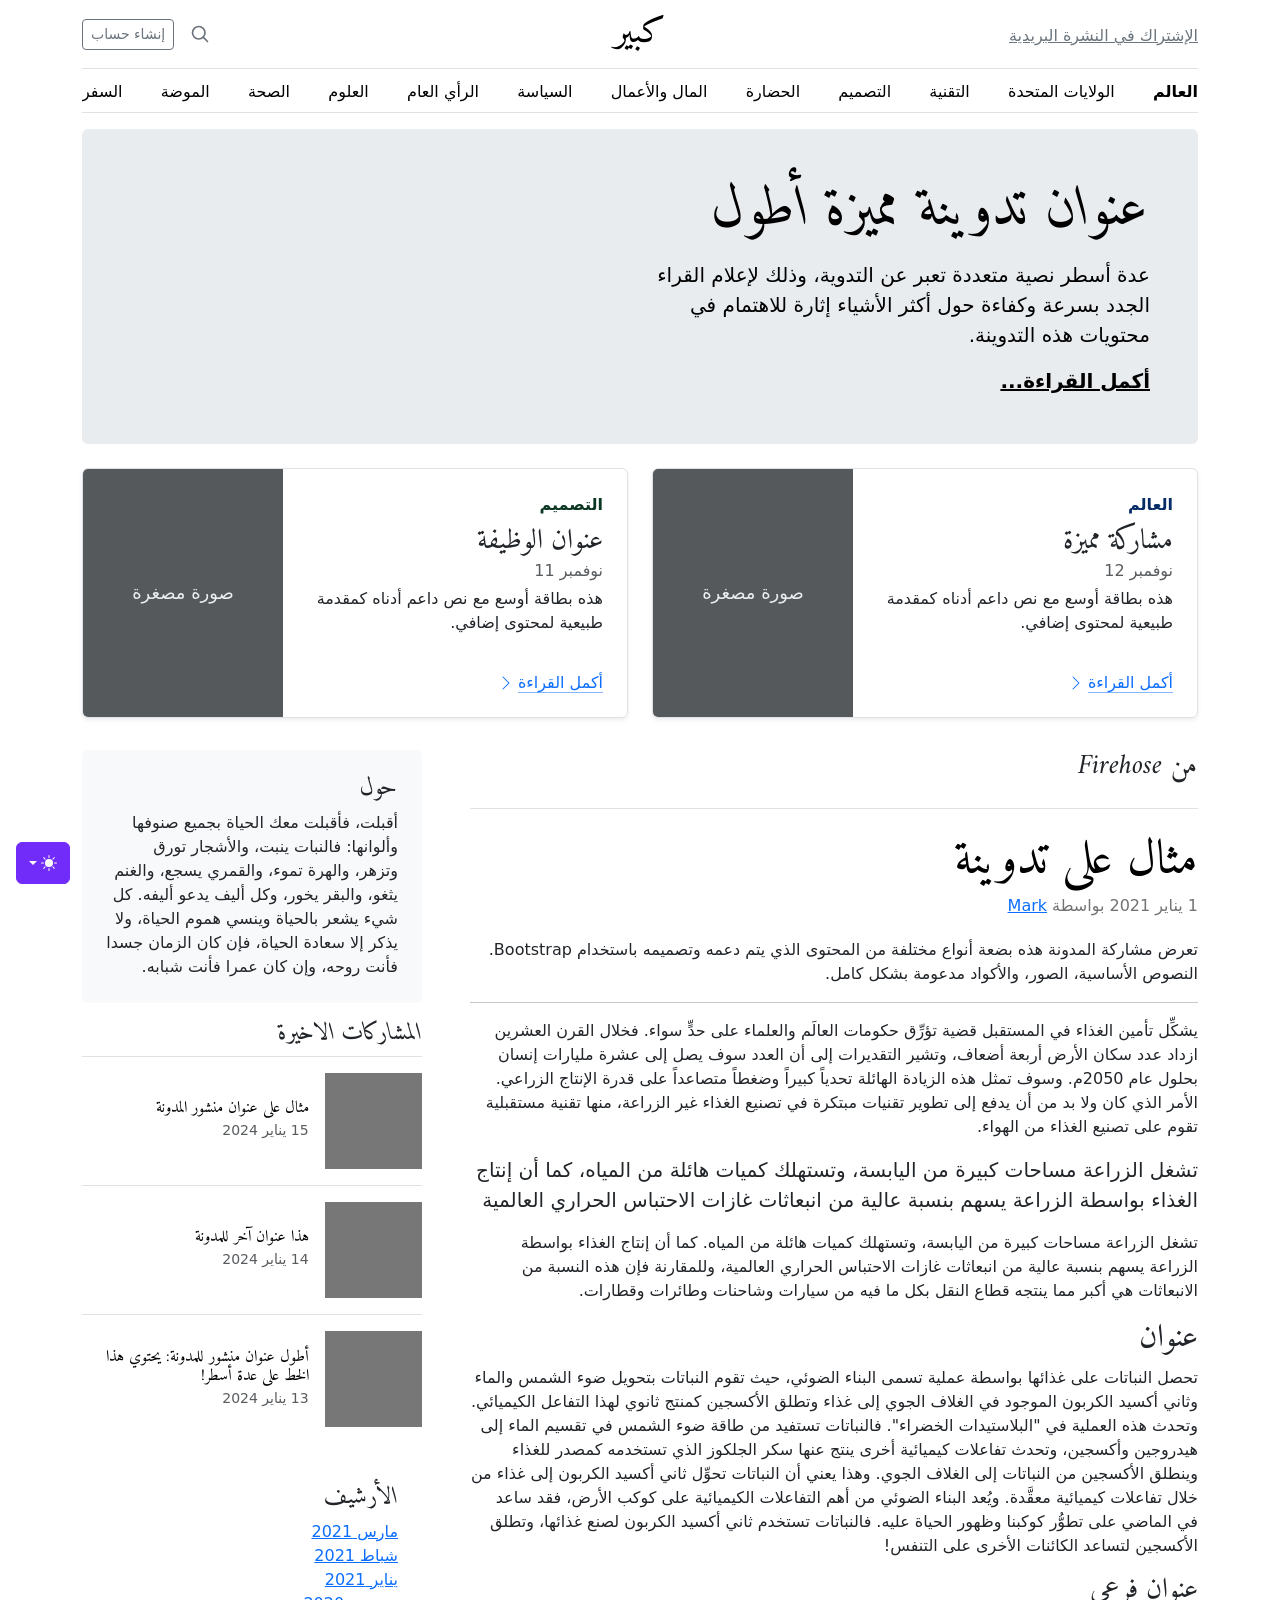
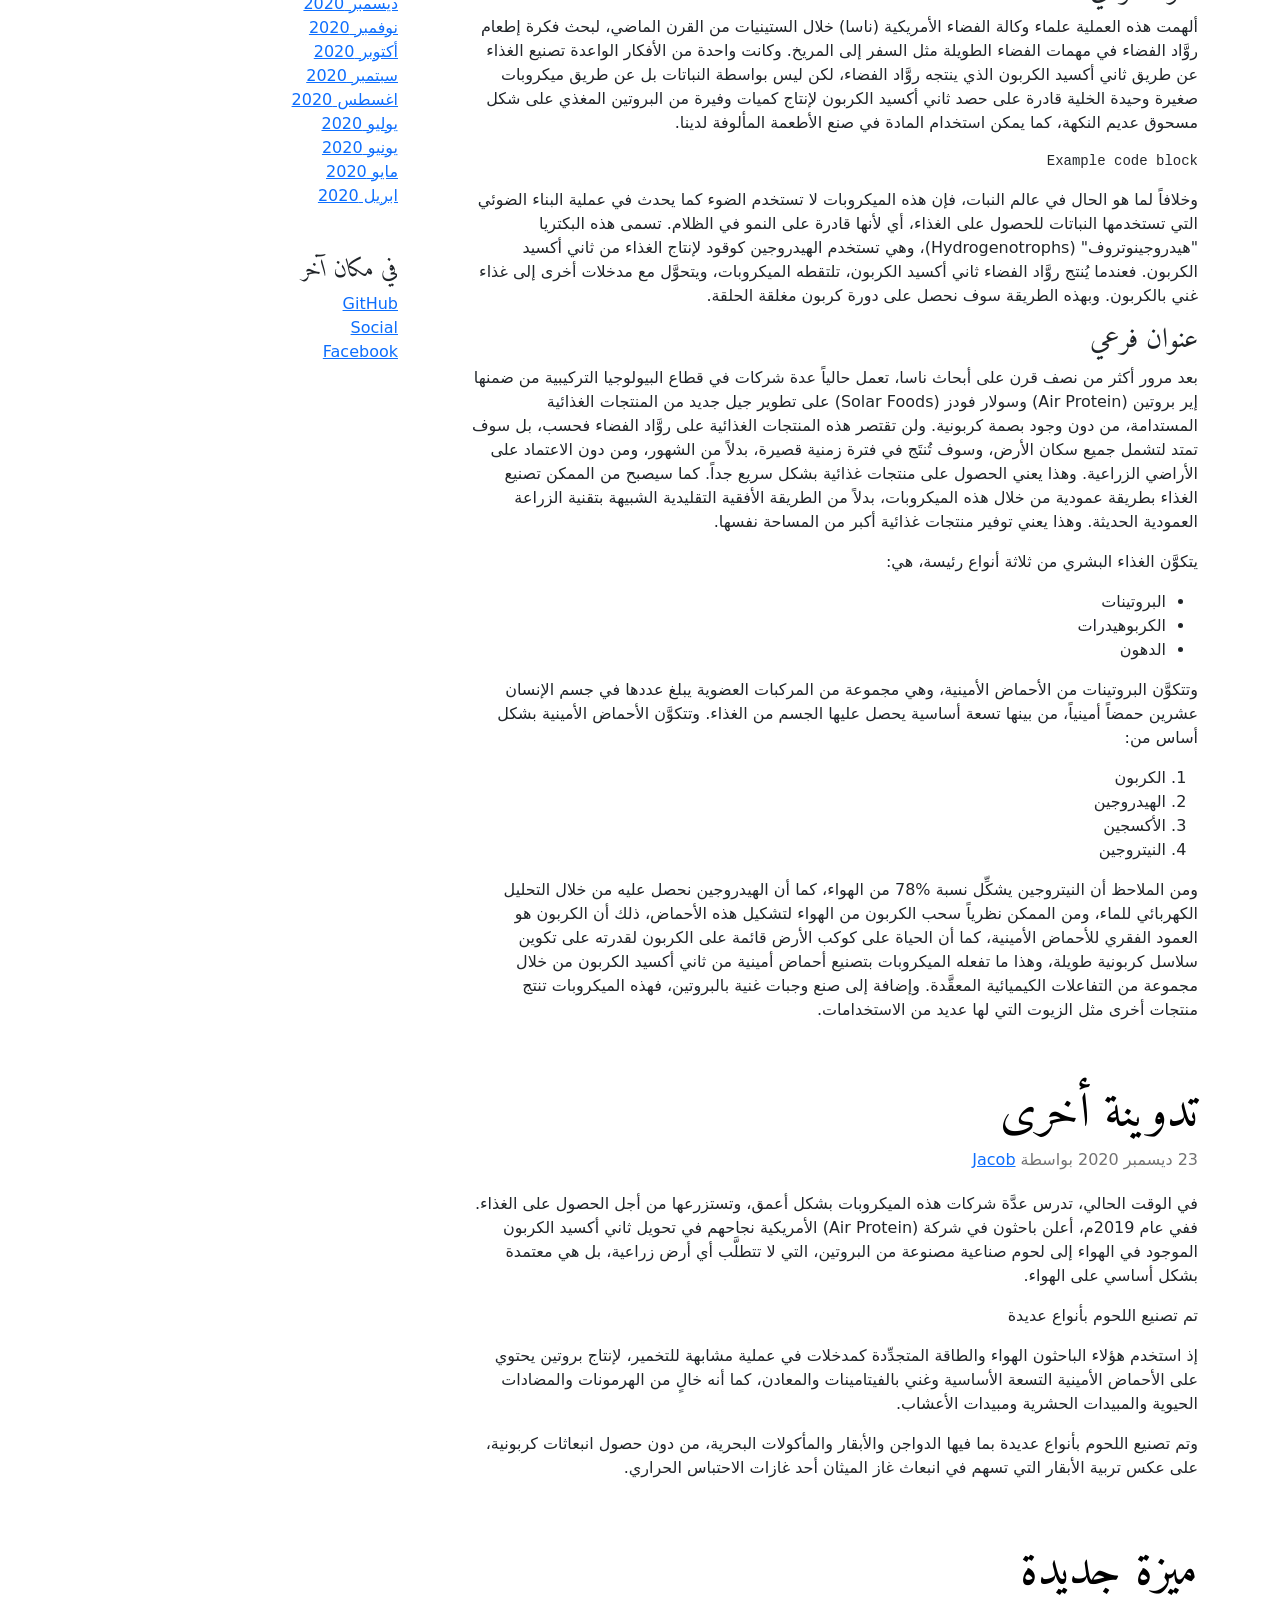
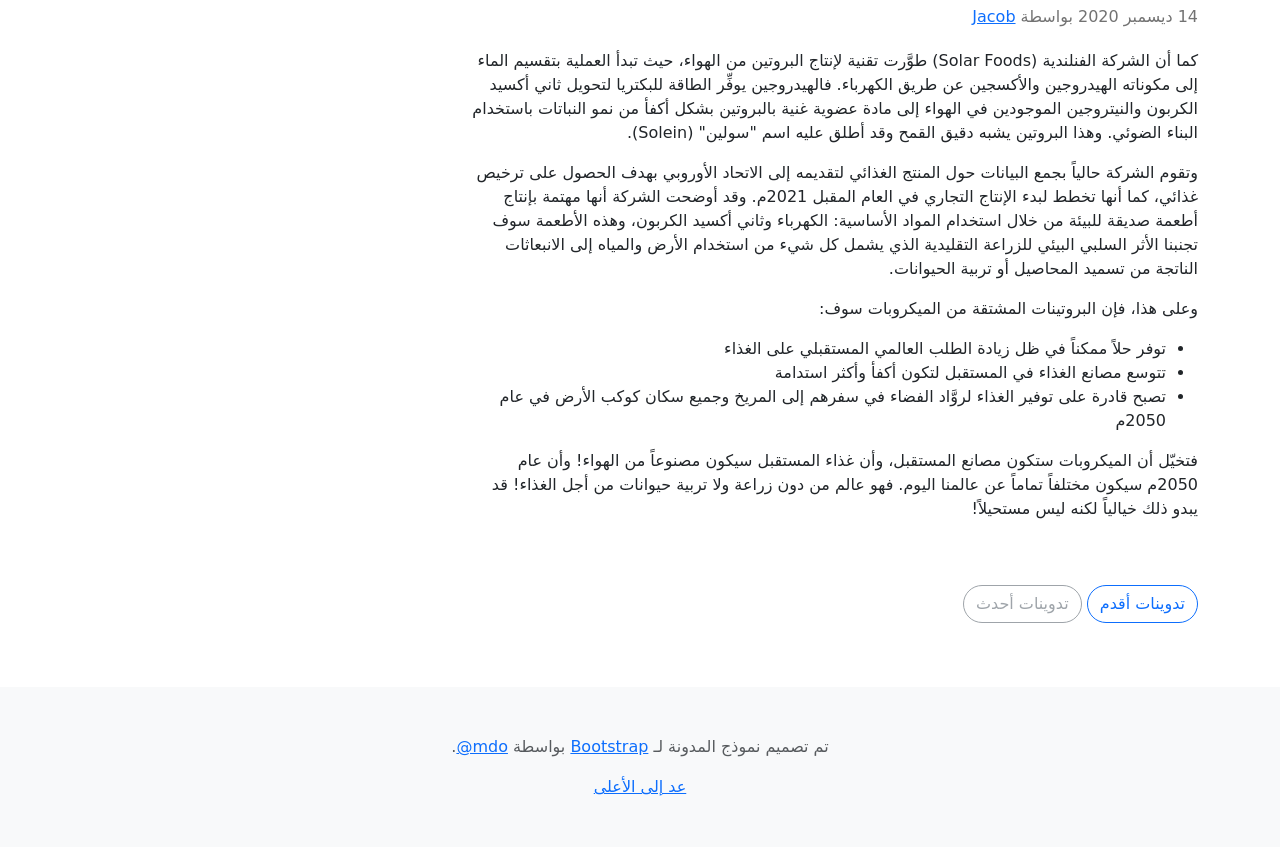
<file: bootstrap/blog-rtl/index.html>
<!doctype html>
<html lang="ar" dir="rtl" data-bs-theme="auto">
  <head>
    <meta charset="utf-8" />
    <meta name="viewport" content="width=device-width, initial-scale=1" />
    <meta name="description" content="" />
    <meta
      name="author"
      content="Mark Otto, Jacob Thornton, and Bootstrap contributors"
    />
    <meta name="generator" content="Astro v5.13.2" />
    <title>قالب المدونة · Bootstrap v5.3</title>
    <link
      rel="canonical"
      href="https://getbootstrap.com/docs/5.3/examples/blog-rtl/"
    />
    <script src="../assets/js/color-modes.js"></script>
    <link href="../assets/dist/css/bootstrap.rtl.min.css" rel="stylesheet" />
    <meta name="theme-color" content="#712cf9" />
    <link
      href="https://fonts.googleapis.com/css?family=Amiri:wght@400;700&display=swap"
      rel="stylesheet"
    />
    <link href="../blog/blog.rtl.css" rel="stylesheet" />
    <style>
      .bd-placeholder-img {
        font-size: 1.125rem;
        text-anchor: middle;
        -webkit-user-select: none;
        -moz-user-select: none;
        user-select: none;
      }
      @media (min-width: 768px) {
        .bd-placeholder-img-lg {
          font-size: 3.5rem;
        }
      }
      .b-example-divider {
        width: 100%;
        height: 3rem;
        background-color: #0000001a;
        border: solid rgba(0, 0, 0, 0.15);
        border-width: 1px 0;
        box-shadow:
          inset 0 0.5em 1.5em #0000001a,
          inset 0 0.125em 0.5em #00000026;
      }
      .b-example-vr {
        flex-shrink: 0;
        width: 1.5rem;
        height: 100vh;
      }
      .bi {
        vertical-align: -0.125em;
        fill: currentColor;
      }
      .nav-scroller {
        position: relative;
        z-index: 2;
        height: 2.75rem;
        overflow-y: hidden;
      }
      .nav-scroller .nav {
        display: flex;
        flex-wrap: nowrap;
        padding-bottom: 1rem;
        margin-top: -1px;
        overflow-x: auto;
        text-align: center;
        white-space: nowrap;
        -webkit-overflow-scrolling: touch;
      }
      .btn-bd-primary {
        --bd-violet-bg: #712cf9;
        --bd-violet-rgb: 112.520718, 44.062154, 249.437846;
        --bs-btn-font-weight: 600;
        --bs-btn-color: var(--bs-white);
        --bs-btn-bg: var(--bd-violet-bg);
        --bs-btn-border-color: var(--bd-violet-bg);
        --bs-btn-hover-color: var(--bs-white);
        --bs-btn-hover-bg: #6528e0;
        --bs-btn-hover-border-color: #6528e0;
        --bs-btn-focus-shadow-rgb: var(--bd-violet-rgb);
        --bs-btn-active-color: var(--bs-btn-hover-color);
        --bs-btn-active-bg: #5a23c8;
        --bs-btn-active-border-color: #5a23c8;
      }
      .bd-mode-toggle {
        z-index: 1500;
      }
      .bd-mode-toggle .bi {
        width: 1em;
        height: 1em;
      }
      .bd-mode-toggle .dropdown-menu .active .bi {
        display: block !important;
      }
    </style>
  </head>
  <body>
    <svg xmlns="http://www.w3.org/2000/svg" class="d-none">
      <symbol id="check2" viewBox="0 0 16 16">
        <path
          d="M13.854 3.646a.5.5 0 0 1 0 .708l-7 7a.5.5 0 0 1-.708 0l-3.5-3.5a.5.5 0 1 1 .708-.708L6.5 10.293l6.646-6.647a.5.5 0 0 1 .708 0z"
        ></path>
      </symbol>
      <symbol id="circle-half" viewBox="0 0 16 16">
        <path
          d="M8 15A7 7 0 1 0 8 1v14zm0 1A8 8 0 1 1 8 0a8 8 0 0 1 0 16z"
        ></path>
      </symbol>
      <symbol id="moon-stars-fill" viewBox="0 0 16 16">
        <path
          d="M6 .278a.768.768 0 0 1 .08.858 7.208 7.208 0 0 0-.878 3.46c0 4.021 3.278 7.277 7.318 7.277.527 0 1.04-.055 1.533-.16a.787.787 0 0 1 .81.316.733.733 0 0 1-.031.893A8.349 8.349 0 0 1 8.344 16C3.734 16 0 12.286 0 7.71 0 4.266 2.114 1.312 5.124.06A.752.752 0 0 1 6 .278z"
        ></path>
        <path
          d="M10.794 3.148a.217.217 0 0 1 .412 0l.387 1.162c.173.518.579.924 1.097 1.097l1.162.387a.217.217 0 0 1 0 .412l-1.162.387a1.734 1.734 0 0 0-1.097 1.097l-.387 1.162a.217.217 0 0 1-.412 0l-.387-1.162A1.734 1.734 0 0 0 9.31 6.593l-1.162-.387a.217.217 0 0 1 0-.412l1.162-.387a1.734 1.734 0 0 0 1.097-1.097l.387-1.162zM13.863.099a.145.145 0 0 1 .274 0l.258.774c.115.346.386.617.732.732l.774.258a.145.145 0 0 1 0 .274l-.774.258a1.156 1.156 0 0 0-.732.732l-.258.774a.145.145 0 0 1-.274 0l-.258-.774a1.156 1.156 0 0 0-.732-.732l-.774-.258a.145.145 0 0 1 0-.274l.774-.258c.346-.115.617-.386.732-.732L13.863.1z"
        ></path>
      </symbol>
      <symbol id="sun-fill" viewBox="0 0 16 16">
        <path
          d="M8 12a4 4 0 1 0 0-8 4 4 0 0 0 0 8zM8 0a.5.5 0 0 1 .5.5v2a.5.5 0 0 1-1 0v-2A.5.5 0 0 1 8 0zm0 13a.5.5 0 0 1 .5.5v2a.5.5 0 0 1-1 0v-2A.5.5 0 0 1 8 13zm8-5a.5.5 0 0 1-.5.5h-2a.5.5 0 0 1 0-1h2a.5.5 0 0 1 .5.5zM3 8a.5.5 0 0 1-.5.5h-2a.5.5 0 0 1 0-1h2A.5.5 0 0 1 3 8zm10.657-5.657a.5.5 0 0 1 0 .707l-1.414 1.415a.5.5 0 1 1-.707-.708l1.414-1.414a.5.5 0 0 1 .707 0zm-9.193 9.193a.5.5 0 0 1 0 .707L3.05 13.657a.5.5 0 0 1-.707-.707l1.414-1.414a.5.5 0 0 1 .707 0zm9.193 2.121a.5.5 0 0 1-.707 0l-1.414-1.414a.5.5 0 0 1 .707-.707l1.414 1.414a.5.5 0 0 1 0 .707zM4.464 4.465a.5.5 0 0 1-.707 0L2.343 3.05a.5.5 0 1 1 .707-.707l1.414 1.414a.5.5 0 0 1 0 .708z"
        ></path>
      </symbol>
    </svg>
    <div
      class="dropdown position-fixed bottom-0 end-0 mb-3 me-3 bd-mode-toggle"
    >
      <button
        class="btn btn-bd-primary py-2 dropdown-toggle d-flex align-items-center"
        id="bd-theme"
        type="button"
        aria-expanded="false"
        data-bs-toggle="dropdown"
        aria-label="Toggle theme (auto)"
      >
        <svg class="bi my-1 theme-icon-active" aria-hidden="true">
          <use href="#circle-half"></use>
        </svg>
        <span class="visually-hidden" id="bd-theme-text">Toggle theme</span>
      </button>
      <ul
        class="dropdown-menu dropdown-menu-end shadow"
        aria-labelledby="bd-theme-text"
      >
        <li>
          <button
            type="button"
            class="dropdown-item d-flex align-items-center"
            data-bs-theme-value="light"
            aria-pressed="false"
          >
            <svg class="bi me-2 opacity-50" aria-hidden="true">
              <use href="#sun-fill"></use>
            </svg>
            Light
            <svg class="bi ms-auto d-none" aria-hidden="true">
              <use href="#check2"></use>
            </svg>
          </button>
        </li>
        <li>
          <button
            type="button"
            class="dropdown-item d-flex align-items-center"
            data-bs-theme-value="dark"
            aria-pressed="false"
          >
            <svg class="bi me-2 opacity-50" aria-hidden="true">
              <use href="#moon-stars-fill"></use>
            </svg>
            Dark
            <svg class="bi ms-auto d-none" aria-hidden="true">
              <use href="#check2"></use>
            </svg>
          </button>
        </li>
        <li>
          <button
            type="button"
            class="dropdown-item d-flex align-items-center active"
            data-bs-theme-value="auto"
            aria-pressed="true"
          >
            <svg class="bi me-2 opacity-50" aria-hidden="true">
              <use href="#circle-half"></use>
            </svg>
            Auto
            <svg class="bi ms-auto d-none" aria-hidden="true">
              <use href="#check2"></use>
            </svg>
          </button>
        </li>
      </ul>
    </div>
    <svg xmlns="http://www.w3.org/2000/svg" class="d-none">
      <symbol
        id="aperture"
        fill="none"
        stroke="currentColor"
        stroke-linecap="round"
        stroke-linejoin="round"
        stroke-width="2"
        viewBox="0 0 24 24"
      >
        <circle cx="12" cy="12" r="10"></circle>
        <path
          d="M14.31 8l5.74 9.94M9.69 8h11.48M7.38 12l5.74-9.94M9.69 16L3.95 6.06M14.31 16H2.83m13.79-4l-5.74 9.94"
        ></path>
      </symbol>
      <symbol id="cart" viewBox="0 0 16 16">
        <path
          d="M0 1.5A.5.5 0 0 1 .5 1H2a.5.5 0 0 1 .485.379L2.89 3H14.5a.5.5 0 0 1 .49.598l-1 5a.5.5 0 0 1-.465.401l-9.397.472L4.415 11H13a.5.5 0 0 1 0 1H4a.5.5 0 0 1-.491-.408L2.01 3.607 1.61 2H.5a.5.5 0 0 1-.5-.5zM3.102 4l.84 4.479 9.144-.459L13.89 4H3.102zM5 12a2 2 0 1 0 0 4 2 2 0 0 0 0-4zm7 0a2 2 0 1 0 0 4 2 2 0 0 0 0-4zm-7 1a1 1 0 1 1 0 2 1 1 0 0 1 0-2zm7 0a1 1 0 1 1 0 2 1 1 0 0 1 0-2z"
        ></path>
      </symbol>
      <symbol id="chevron-right" viewBox="0 0 16 16">
        <path
          fill-rule="evenodd"
          d="M4.646 1.646a.5.5 0 0 1 .708 0l6 6a.5.5 0 0 1 0 .708l-6 6a.5.5 0 0 1-.708-.708L10.293 8 4.646 2.354a.5.5 0 0 1 0-.708z"
        ></path>
      </symbol>
    </svg>
    <div class="container">
      <header class="border-bottom lh-1 py-3">
        <div class="row flex-nowrap justify-content-between align-items-center">
          <div class="col-4 pt-1">
            <a class="link-secondary" href="#">الإشتراك في النشرة البريدية</a>
          </div>
          <div class="col-4 text-center">
            <a
              class="blog-header-logo text-body-emphasis text-decoration-none"
              href="#"
              >كبير</a
            >
          </div>
          <div class="col-4 d-flex justify-content-end align-items-center">
            <a class="link-secondary" href="#" aria-label="بحث">
              <svg
                xmlns="http://www.w3.org/2000/svg"
                width="20"
                height="20"
                fill="none"
                stroke="currentColor"
                stroke-linecap="round"
                stroke-linejoin="round"
                stroke-width="2"
                class="mx-3"
                role="img"
                viewBox="0 0 24 24"
              >
                <title>بحث</title>
                <circle cx="10.5" cy="10.5" r="7.5"></circle>
                <path d="M21 21l-5.2-5.2"></path>
              </svg>
            </a>
            <a class="btn btn-sm btn-outline-secondary" href="#">إنشاء حساب</a>
          </div>
        </div>
      </header>
      <div class="nav-scroller py-1 mb-3 border-bottom">
        <nav class="nav nav-underline justify-content-between">
          <a class="nav-item nav-link link-body-emphasis active" href="#"
            >العالم</a
          >
          <a class="nav-item nav-link link-body-emphasis" href="#"
            >الولايات المتحدة</a
          >
          <a class="nav-item nav-link link-body-emphasis" href="#">التقنية</a>
          <a class="nav-item nav-link link-body-emphasis" href="#">التصميم</a>
          <a class="nav-item nav-link link-body-emphasis" href="#">الحضارة</a>
          <a class="nav-item nav-link link-body-emphasis" href="#"
            >المال والأعمال</a
          >
          <a class="nav-item nav-link link-body-emphasis" href="#">السياسة</a>
          <a class="nav-item nav-link link-body-emphasis" href="#"
            >الرأي العام</a
          >
          <a class="nav-item nav-link link-body-emphasis" href="#">العلوم</a>
          <a class="nav-item nav-link link-body-emphasis" href="#">الصحة</a>
          <a class="nav-item nav-link link-body-emphasis" href="#">الموضة</a>
          <a class="nav-item nav-link link-body-emphasis" href="#">السفر</a>
        </nav>
      </div>
    </div>
    <main class="container">
      <div class="p-4 p-md-5 mb-4 rounded text-body-emphasis bg-body-secondary">
        <div class="col-lg-6 px-0">
          <h1 class="display-4 fst-italic">عنوان تدوينة مميزة أطول</h1>
          <p class="lead my-3">
            عدة أسطر نصية متعددة تعبر عن التدوية، وذلك لإعلام القراء الجدد بسرعة
            وكفاءة حول أكثر الأشياء إثارة للاهتمام في محتويات هذه التدوينة.
          </p>
          <p class="lead mb-0">
            <a href="#" class="text-body-emphasis fw-bold">أكمل القراءة...</a>
          </p>
        </div>
      </div>
      <div class="row mb-2">
        <div class="col-md-6">
          <div
            class="row g-0 border rounded overflow-hidden flex-md-row mb-4 shadow-sm h-md-250 position-relative"
          >
            <div class="col p-4 d-flex flex-column position-static">
              <strong class="d-inline-block mb-2 text-primary-emphasis"
                >العالم</strong
              >
              <h3 class="mb-0">مشاركة مميزة</h3>
              <div class="mb-1 text-body-secondary">نوفمبر 12</div>
              <p class="card-text mb-auto">
                هذه بطاقة أوسع مع نص داعم أدناه كمقدمة طبيعية لمحتوى إضافي.
              </p>
              <a
                href="#"
                class="icon-link gap-1 icon-link-hover stretched-link"
              >
                أكمل القراءة
                <svg class="bi" aria-hidden="true">
                  <use xlink:href="#chevron-right"></use>
                </svg>
              </a>
            </div>
            <div class="col-auto d-none d-lg-block">
              <svg
                aria-label="Placeholder: صورة مصغرة"
                class="bd-placeholder-img"
                height="250"
                preserveAspectRatio="xMidYMid slice"
                role="img"
                width="200"
                xmlns="http://www.w3.org/2000/svg"
              >
                <title>Placeholder</title>
                <rect width="100%" height="100%" fill="#55595c"></rect>
                <text x="50%" y="50%" fill="#eceeef" dy=".3em">صورة مصغرة</text>
              </svg>
            </div>
          </div>
        </div>
        <div class="col-md-6">
          <div
            class="row g-0 border rounded overflow-hidden flex-md-row mb-4 shadow-sm h-md-250 position-relative"
          >
            <div class="col p-4 d-flex flex-column position-static">
              <strong class="d-inline-block mb-2 text-success-emphasis"
                >التصميم</strong
              >
              <h3 class="mb-0">عنوان الوظيفة</h3>
              <div class="mb-1 text-body-secondary">نوفمبر 11</div>
              <p class="mb-auto">
                هذه بطاقة أوسع مع نص داعم أدناه كمقدمة طبيعية لمحتوى إضافي.
              </p>
              <a
                href="#"
                class="icon-link gap-1 icon-link-hover stretched-link"
              >
                أكمل القراءة
                <svg class="bi" aria-hidden="true">
                  <use xlink:href="#chevron-right"></use>
                </svg>
              </a>
            </div>
            <div class="col-auto d-none d-lg-block">
              <svg
                aria-label="Placeholder: صورة مصغرة"
                class="bd-placeholder-img"
                height="250"
                preserveAspectRatio="xMidYMid slice"
                role="img"
                width="200"
                xmlns="http://www.w3.org/2000/svg"
              >
                <title>Placeholder</title>
                <rect width="100%" height="100%" fill="#55595c"></rect>
                <text x="50%" y="50%" fill="#eceeef" dy=".3em">صورة مصغرة</text>
              </svg>
            </div>
          </div>
        </div>
      </div>
      <div class="row g-5">
        <div class="col-md-8">
          <h3 class="pb-4 mb-4 fst-italic border-bottom">من Firehose</h3>
          <article class="blog-post">
            <h2 class="display-5 link-body-emphasis mb-1">مثال على تدوينة</h2>
            <p class="blog-post-meta">
              1 يناير 2021 بواسطة <a href="#"> Mark </a>
            </p>
            <p>
              تعرض مشاركة المدونة هذه بضعة أنواع مختلفة من المحتوى الذي يتم دعمه
              وتصميمه باستخدام Bootstrap. النصوص الأساسية، الصور، والأكواد
              مدعومة بشكل كامل.
            </p>
            <hr />
            <p>
              يشكِّل تأمين الغذاء في المستقبل قضية تؤرِّق حكومات العالَم
              والعلماء على حدٍّ سواء. فخلال القرن العشرين ازداد عدد سكان الأرض
              أربعة أضعاف، وتشير التقديرات إلى أن العدد سوف يصل إلى عشرة مليارات
              إنسان بحلول عام 2050م. وسوف تمثل هذه الزيادة الهائلة تحدياً كبيراً
              وضغطاً متصاعداً على قدرة الإنتاج الزراعي. الأمر الذي كان ولا بد من
              أن يدفع إلى تطوير تقنيات مبتكرة في تصنيع الغذاء غير الزراعة، منها
              تقنية مستقبلية تقوم على تصنيع الغذاء من الهواء.
            </p>
            <blockquote class="blockquote">
              <p>
                تشغل الزراعة مساحات كبيرة من اليابسة، وتستهلك كميات هائلة من
                المياه، كما أن إنتاج الغذاء بواسطة الزراعة يسهم بنسبة عالية من
                انبعاثات غازات الاحتباس الحراري العالمية
              </p>
            </blockquote>
            <p>
              تشغل الزراعة مساحات كبيرة من اليابسة، وتستهلك كميات هائلة من
              المياه. كما أن إنتاج الغذاء بواسطة الزراعة يسهم بنسبة عالية من
              انبعاثات غازات الاحتباس الحراري العالمية، وللمقارنة فإن هذه النسبة
              من الانبعاثات هي أكبر مما ينتجه قطاع النقل بكل ما فيه من سيارات
              وشاحنات وطائرات وقطارات.
            </p>
            <h2>عنوان</h2>
            <p>
              تحصل النباتات على غذائها بواسطة عملية تسمى البناء الضوئي، حيث تقوم
              النباتات بتحويل ضوء الشمس والماء وثاني أكسيد الكربون الموجود في
              الغلاف الجوي إلى غذاء وتطلق الأكسجين كمنتج ثانوي لهذا التفاعل
              الكيميائي. وتحدث هذه العملية في "البلاستيدات الخضراء". فالنباتات
              تستفيد من طاقة ضوء الشمس في تقسيم الماء إلى هيدروجين وأكسجين،
              وتحدث تفاعلات كيميائية أخرى ينتج عنها سكر الجلكوز الذي تستخدمه
              كمصدر للغذاء وينطلق الأكسجين من النباتات إلى الغلاف الجوي. وهذا
              يعني أن النباتات تحوِّل ثاني أكسيد الكربون إلى غذاء من خلال
              تفاعلات كيميائية معقَّدة. ويُعد البناء الضوئي من أهم التفاعلات
              الكيميائية على كوكب الأرض، فقد ساعد في الماضي على تطوُّر كوكبنا
              وظهور الحياة عليه. فالنباتات تستخدم ثاني أكسيد الكربون لصنع
              غذائها، وتطلق الأكسجين لتساعد الكائنات الأخرى على التنفس!
            </p>
            <h3>عنوان فرعي</h3>
            <p>
              ألهمت هذه العملية علماء وكالة الفضاء الأمريكية (ناسا) خلال
              الستينيات من القرن الماضي، لبحث فكرة إطعام روَّاد الفضاء في مهمات
              الفضاء الطويلة مثل السفر إلى المريخ. وكانت واحدة من الأفكار
              الواعدة تصنيع الغذاء عن طريق ثاني أكسيد الكربون الذي ينتجه روَّاد
              الفضاء، لكن ليس بواسطة النباتات بل عن طريق ميكروبات صغيرة وحيدة
              الخلية قادرة على حصد ثاني أكسيد الكربون لإنتاج كميات وفيرة من
              البروتين المغذي على شكل مسحوق عديم النكهة، كما يمكن استخدام المادة
              في صنع الأطعمة المألوفة لدينا.
            </p>
            <pre><code>Example code block</code></pre>
            <p>
              وخلافاً لما هو الحال في عالم النبات، فإن هذه الميكروبات لا تستخدم
              الضوء كما يحدث في عملية البناء الضوئي التي تستخدمها النباتات
              للحصول على الغذاء، أي لأنها قادرة على النمو في الظلام. تسمى هذه
              البكتريا "هيدروجينوتروف" (Hydrogenotrophs)، وهي تستخدم الهيدروجين
              كوقود لإنتاج الغذاء من ثاني أكسيد الكربون. فعندما يُنتج روَّاد
              الفضاء ثاني أكسيد الكربون، تلتقطه الميكروبات، ويتحوَّل مع مدخلات
              أخرى إلى غذاء غني بالكربون. وبهذه الطريقة سوف نحصل على دورة كربون
              مغلقة الحلقة.
            </p>
            <h3>عنوان فرعي</h3>
            <p>
              بعد مرور أكثر من نصف قرن على أبحاث ناسا، تعمل حالياً عدة شركات في
              قطاع البيولوجيا التركيبية من ضمنها إير بروتين (Air Protein) وسولار
              فودز (Solar Foods) على تطوير جيل جديد من المنتجات الغذائية
              المستدامة، من دون وجود بصمة كربونية. ولن تقتصر هذه المنتجات
              الغذائية على روَّاد الفضاء فحسب، بل سوف تمتد لتشمل جميع سكان
              الأرض، وسوف تُنتَج في فترة زمنية قصيرة، بدلاً من الشهور، ومن دون
              الاعتماد على الأراضي الزراعية. وهذا يعني الحصول على منتجات غذائية
              بشكل سريع جداً. كما سيصبح من الممكن تصنيع الغذاء بطريقة عمودية من
              خلال هذه الميكروبات، بدلاً من الطريقة الأفقية التقليدية الشبيهة
              بتقنية الزراعة العمودية الحديثة. وهذا يعني توفير منتجات غذائية
              أكبر من المساحة نفسها.
            </p>
            <p>يتكوَّن الغذاء البشري من ثلاثة أنواع رئيسة، هي:</p>
            <ul>
              <li>البروتينات</li>
              <li>الكربوهيدرات</li>
              <li>الدهون</li>
            </ul>
            <p>
              وتتكوَّن البروتينات من الأحماض الأمينية، وهي مجموعة من المركبات
              العضوية يبلغ عددها في جسم الإنسان عشرين حمضاً أمينياً، من بينها
              تسعة أساسية يحصل عليها الجسم من الغذاء. وتتكوَّن الأحماض الأمينية
              بشكل أساس من:
            </p>
            <ol>
              <li>الكربون</li>
              <li>الهيدروجين</li>
              <li>الأكسجين</li>
              <li>النيتروجين</li>
            </ol>
            <p>
              ومن الملاحظ أن النيتروجين يشكِّل نسبة %78 من الهواء، كما أن
              الهيدروجين نحصل عليه من خلال التحليل الكهربائي للماء، ومن الممكن
              نظرياً سحب الكربون من الهواء لتشكيل هذه الأحماض، ذلك أن الكربون هو
              العمود الفقري للأحماض الأمينية، كما أن الحياة على كوكب الأرض قائمة
              على الكربون لقدرته على تكوين سلاسل كربونية طويلة، وهذا ما تفعله
              الميكروبات بتصنيع أحماض أمينية من ثاني أكسيد الكربون من خلال
              مجموعة من التفاعلات الكيميائية المعقَّدة. وإضافة إلى صنع وجبات
              غنية بالبروتين، فهذه الميكروبات تنتج منتجات أخرى مثل الزيوت التي
              لها عديد من الاستخدامات.
            </p>
          </article>
          <article class="blog-post">
            <h2 class="display-5 link-body-emphasis mb-1">تدوينة أخرى</h2>
            <p class="blog-post-meta">
              23 ديسمبر 2020 بواسطة <a href="#">Jacob</a>
            </p>
            <p>
              في الوقت الحالي، تدرس عدَّة شركات هذه الميكروبات بشكل أعمق،
              وتستزرعها من أجل الحصول على الغذاء. ففي عام 2019م، أعلن باحثون في
              شركة (Air Protein) الأمريكية نجاحهم في تحويل ثاني أكسيد الكربون
              الموجود في الهواء إلى لحوم صناعية مصنوعة من البروتين، التي لا
              تتطلَّب أي أرض زراعية، بل هي معتمدة بشكل أساسي على الهواء.
            </p>
            <blockquote><p>تم تصنيع اللحوم بأنواع عديدة</p></blockquote>
            <p>
              إذ استخدم هؤلاء الباحثون الهواء والطاقة المتجدِّدة كمدخلات في
              عملية مشابهة للتخمير، لإنتاج بروتين يحتوي على الأحماض الأمينية
              التسعة الأساسية وغني بالفيتامينات والمعادن، كما أنه خالٍ من
              الهرمونات والمضادات الحيوية والمبيدات الحشرية ومبيدات الأعشاب.
            </p>
            <p>
              وتم تصنيع اللحوم بأنواع عديدة بما فيها الدواجن والأبقار والمأكولات
              البحرية، من دون حصول انبعاثات كربونية، على عكس تربية الأبقار التي
              تسهم في انبعاث غاز الميثان أحد غازات الاحتباس الحراري.
            </p>
          </article>
          <article class="blog-post">
            <h2 class="display-5 link-body-emphasis mb-1">ميزة جديدة</h2>
            <p class="blog-post-meta">
              14 ديسمبر 2020 بواسطة <a href="#">Jacob</a>
            </p>
            <p>
              كما أن الشركة الفنلندية (Solar Foods) طوَّرت تقنية لإنتاج البروتين
              من الهواء، حيث تبدأ العملية بتقسيم الماء إلى مكوناته الهيدروجين
              والأكسجين عن طريق الكهرباء. فالهيدروجين يوفِّر الطاقة للبكتريا
              لتحويل ثاني أكسيد الكربون والنيتروجين الموجودين في الهواء إلى مادة
              عضوية غنية بالبروتين بشكل أكفأ من نمو النباتات باستخدام البناء
              الضوئي. وهذا البروتين يشبه دقيق القمح وقد أطلق عليه اسم "سولين"
              (Solein).
            </p>
            <p>
              وتقوم الشركة حالياً بجمع البيانات حول المنتج الغذائي لتقديمه إلى
              الاتحاد الأوروبي بهدف الحصول على ترخيص غذائي، كما أنها تخطط لبدء
              الإنتاج التجاري في العام المقبل 2021م. وقد أوضحت الشركة أنها مهتمة
              بإنتاج أطعمة صديقة للبيئة من خلال استخدام المواد الأساسية:
              الكهرباء وثاني أكسيد الكربون، وهذه الأطعمة سوف تجنبنا الأثر السلبي
              البيئي للزراعة التقليدية الذي يشمل كل شيء من استخدام الأرض والمياه
              إلى الانبعاثات الناتجة من تسميد المحاصيل أو تربية الحيوانات.
            </p>
            <p>وعلى هذا، فإن البروتينات المشتقة من الميكروبات سوف:</p>
            <ul>
              <li>
                توفر حلاً ممكناً في ظل زيادة الطلب العالمي المستقبلي على الغذاء
              </li>
              <li>تتوسع مصانع الغذاء في المستقبل لتكون أكفأ وأكثر استدامة</li>
              <li>
                تصبح قادرة على توفير الغذاء لروَّاد الفضاء في سفرهم إلى المريخ
                وجميع سكان كوكب الأرض في عام 2050م
              </li>
            </ul>
            <p>
              فتخيّل أن الميكروبات ستكون مصانع المستقبل، وأن غذاء المستقبل سيكون
              مصنوعاً من الهواء! وأن عام 2050م سيكون مختلفاً تماماً عن عالمنا
              اليوم. فهو عالم من دون زراعة ولا تربية حيوانات من أجل الغذاء! قد
              يبدو ذلك خيالياً لكنه ليس مستحيلاً!
            </p>
          </article>
          <nav class="blog-pagination" aria-label="Pagination">
            <a class="btn btn-outline-primary rounded-pill" href="#"
              >تدوينات أقدم</a
            >
            <a
              class="btn btn-outline-secondary rounded-pill disabled"
              aria-disabled="true"
              >تدوينات أحدث</a
            >
          </nav>
        </div>
        <div class="col-md-4">
          <div class="position-sticky" style="top: 2rem">
            <div class="p-4 mb-3 bg-body-tertiary rounded">
              <h4 class="fst-italic">حول</h4>
              <p class="mb-0">
                أقبلت، فأقبلت معك الحياة بجميع صنوفها وألوانها: فالنبات ينبت،
                والأشجار تورق وتزهر، والهرة تموء، والقمري يسجع، والغنم يثغو،
                والبقر يخور، وكل أليف يدعو أليفه. كل شيء يشعر بالحياة وينسي هموم
                الحياة، ولا يذكر إلا سعادة الحياة، فإن كان الزمان جسدا فأنت
                روحه، وإن كان عمرا فأنت شبابه.
              </p>
            </div>
            <div>
              <h4 class="fst-italic">المشاركات الاخيرة</h4>
              <ul class="list-unstyled">
                <li>
                  <a
                    class="d-flex flex-column flex-lg-row gap-3 align-items-start align-items-lg-center py-3 link-body-emphasis text-decoration-none border-top"
                    href="#"
                  >
                    <svg
                      aria-hidden="true"
                      class="bd-placeholder-img"
                      height="96"
                      preserveAspectRatio="xMidYMid slice"
                      width="100%"
                      xmlns="http://www.w3.org/2000/svg"
                    >
                      <rect width="100%" height="100%" fill="#777"></rect>
                    </svg>
                    <div class="col-lg-8">
                      <h6 class="mb-0">مثال على عنوان منشور المدونة</h6>
                      <small class="text-body-secondary">15 يناير 2024</small>
                    </div>
                  </a>
                </li>
                <li>
                  <a
                    class="d-flex flex-column flex-lg-row gap-3 align-items-start align-items-lg-center py-3 link-body-emphasis text-decoration-none border-top"
                    href="#"
                  >
                    <svg
                      aria-hidden="true"
                      class="bd-placeholder-img"
                      height="96"
                      preserveAspectRatio="xMidYMid slice"
                      width="100%"
                      xmlns="http://www.w3.org/2000/svg"
                    >
                      <rect width="100%" height="100%" fill="#777"></rect>
                    </svg>
                    <div class="col-lg-8">
                      <h6 class="mb-0">هذا عنوان آخر للمدونة</h6>
                      <small class="text-body-secondary">14 يناير 2024</small>
                    </div>
                  </a>
                </li>
                <li>
                  <a
                    class="d-flex flex-column flex-lg-row gap-3 align-items-start align-items-lg-center py-3 link-body-emphasis text-decoration-none border-top"
                    href="#"
                  >
                    <svg
                      aria-hidden="true"
                      class="bd-placeholder-img"
                      height="96"
                      preserveAspectRatio="xMidYMid slice"
                      width="100%"
                      xmlns="http://www.w3.org/2000/svg"
                    >
                      <rect width="100%" height="100%" fill="#777"></rect>
                    </svg>
                    <div class="col-lg-8">
                      <h6 class="mb-0">
                        أطول عنوان منشور للمدونة: يحتوي هذا الخط على عدة أسطر!
                      </h6>
                      <small class="text-body-secondary">13 يناير 2024</small>
                    </div>
                  </a>
                </li>
              </ul>
            </div>
            <div class="p-4">
              <h4 class="fst-italic">الأرشيف</h4>
              <ol class="list-unstyled mb-0">
                <li><a href="#">مارس 2021</a></li>
                <li><a href="#">شباط 2021</a></li>
                <li><a href="#">يناير 2021</a></li>
                <li><a href="#">ديسمبر 2020</a></li>
                <li><a href="#">نوفمبر 2020</a></li>
                <li><a href="#">أكتوبر 2020</a></li>
                <li><a href="#">سبتمبر 2020</a></li>
                <li><a href="#">اغسطس 2020</a></li>
                <li><a href="#">يوليو 2020</a></li>
                <li><a href="#">يونيو 2020</a></li>
                <li><a href="#">مايو 2020</a></li>
                <li><a href="#">ابريل 2020</a></li>
              </ol>
            </div>
            <div class="p-4">
              <h4 class="fst-italic">في مكان آخر</h4>
              <ol class="list-unstyled">
                <li><a href="#">GitHub</a></li>
                <li><a href="#">Social</a></li>
                <li><a href="#">Facebook</a></li>
              </ol>
            </div>
          </div>
        </div>
      </div>
    </main>
    <footer class="py-5 text-center text-body-secondary bg-body-tertiary">
      <p>
        تم تصميم نموذج المدونة لـ
        <a href="https://getbootstrap.com/">Bootstrap</a> بواسطة
        <a href="https://x.com/mdo"><bdi lang="en" dir="ltr">@mdo</bdi></a
        >.
      </p>
      <p class="mb-0"><a href="#">عد إلى الأعلى</a></p>
    </footer>
    <script
      src="../assets/dist/js/bootstrap.bundle.min.js"
      class="astro-vvvwv3sm"
    ></script>
  </body>
</html>
</file>
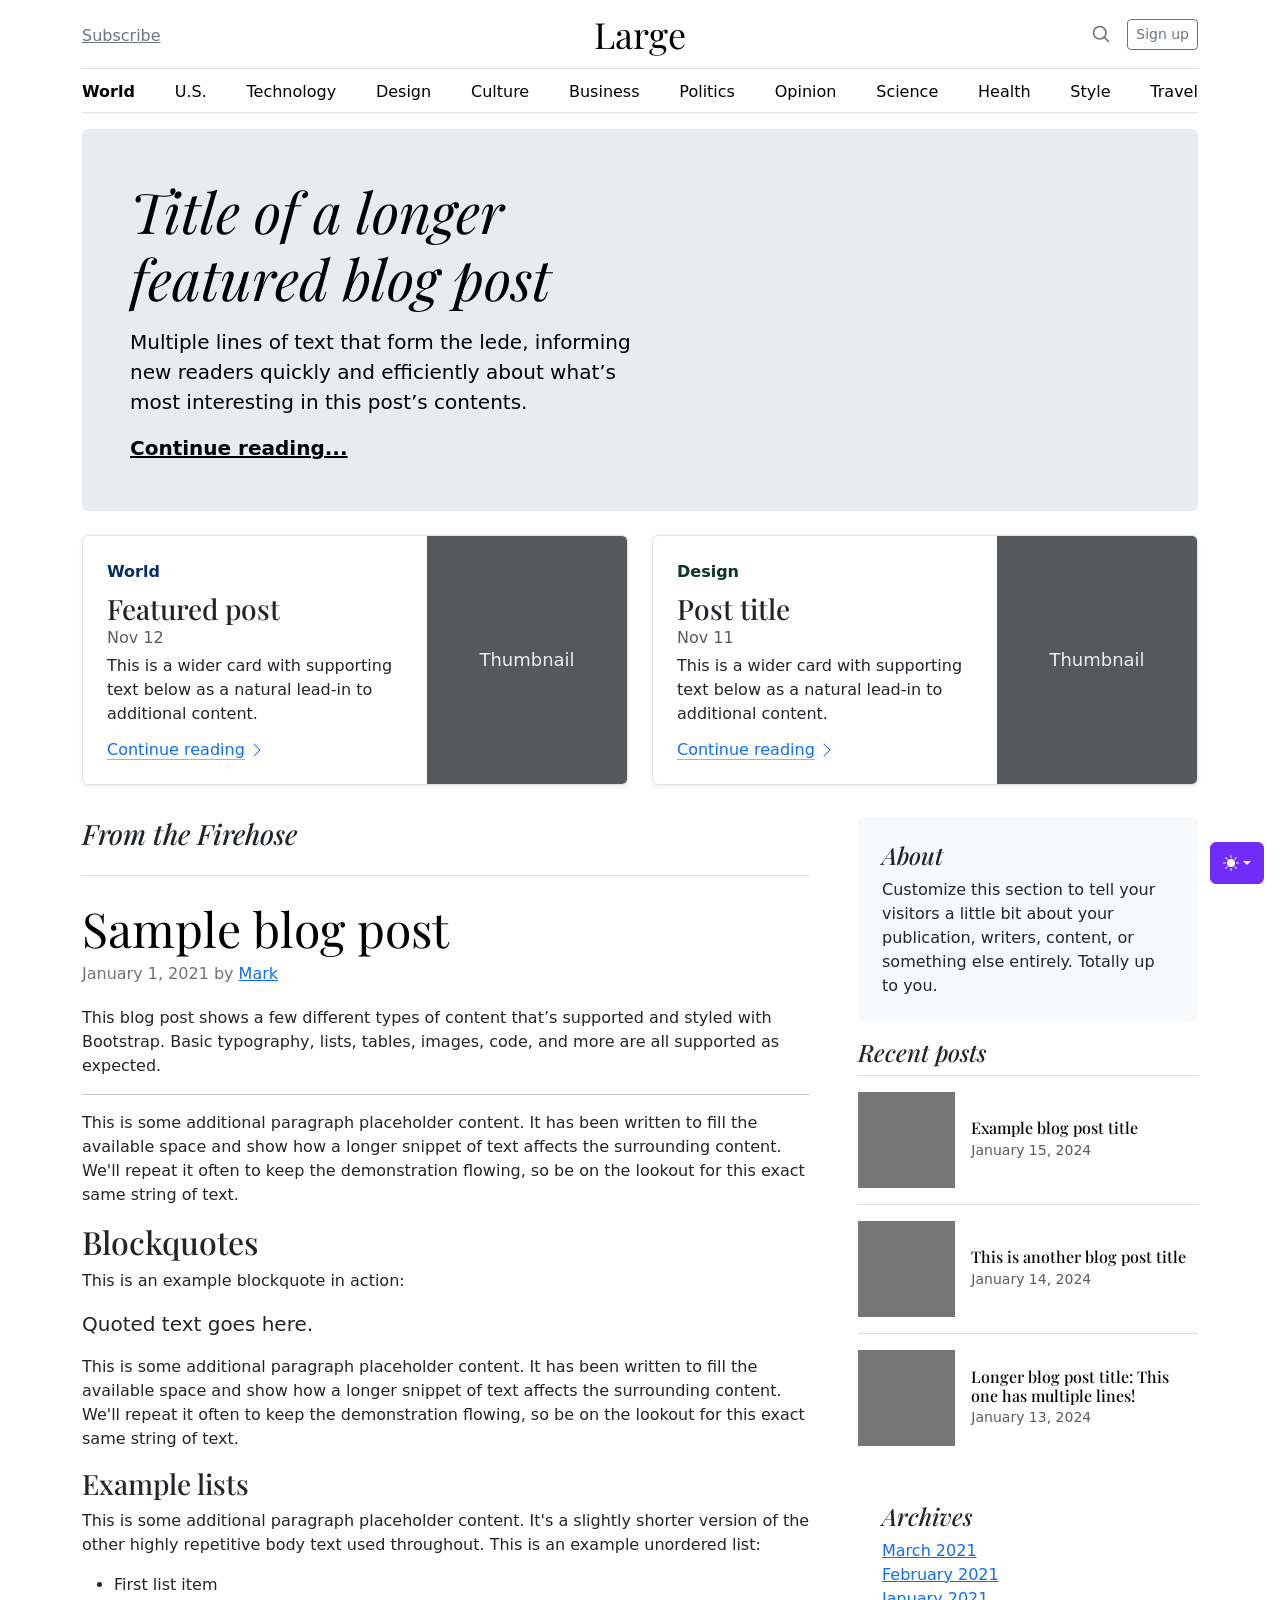
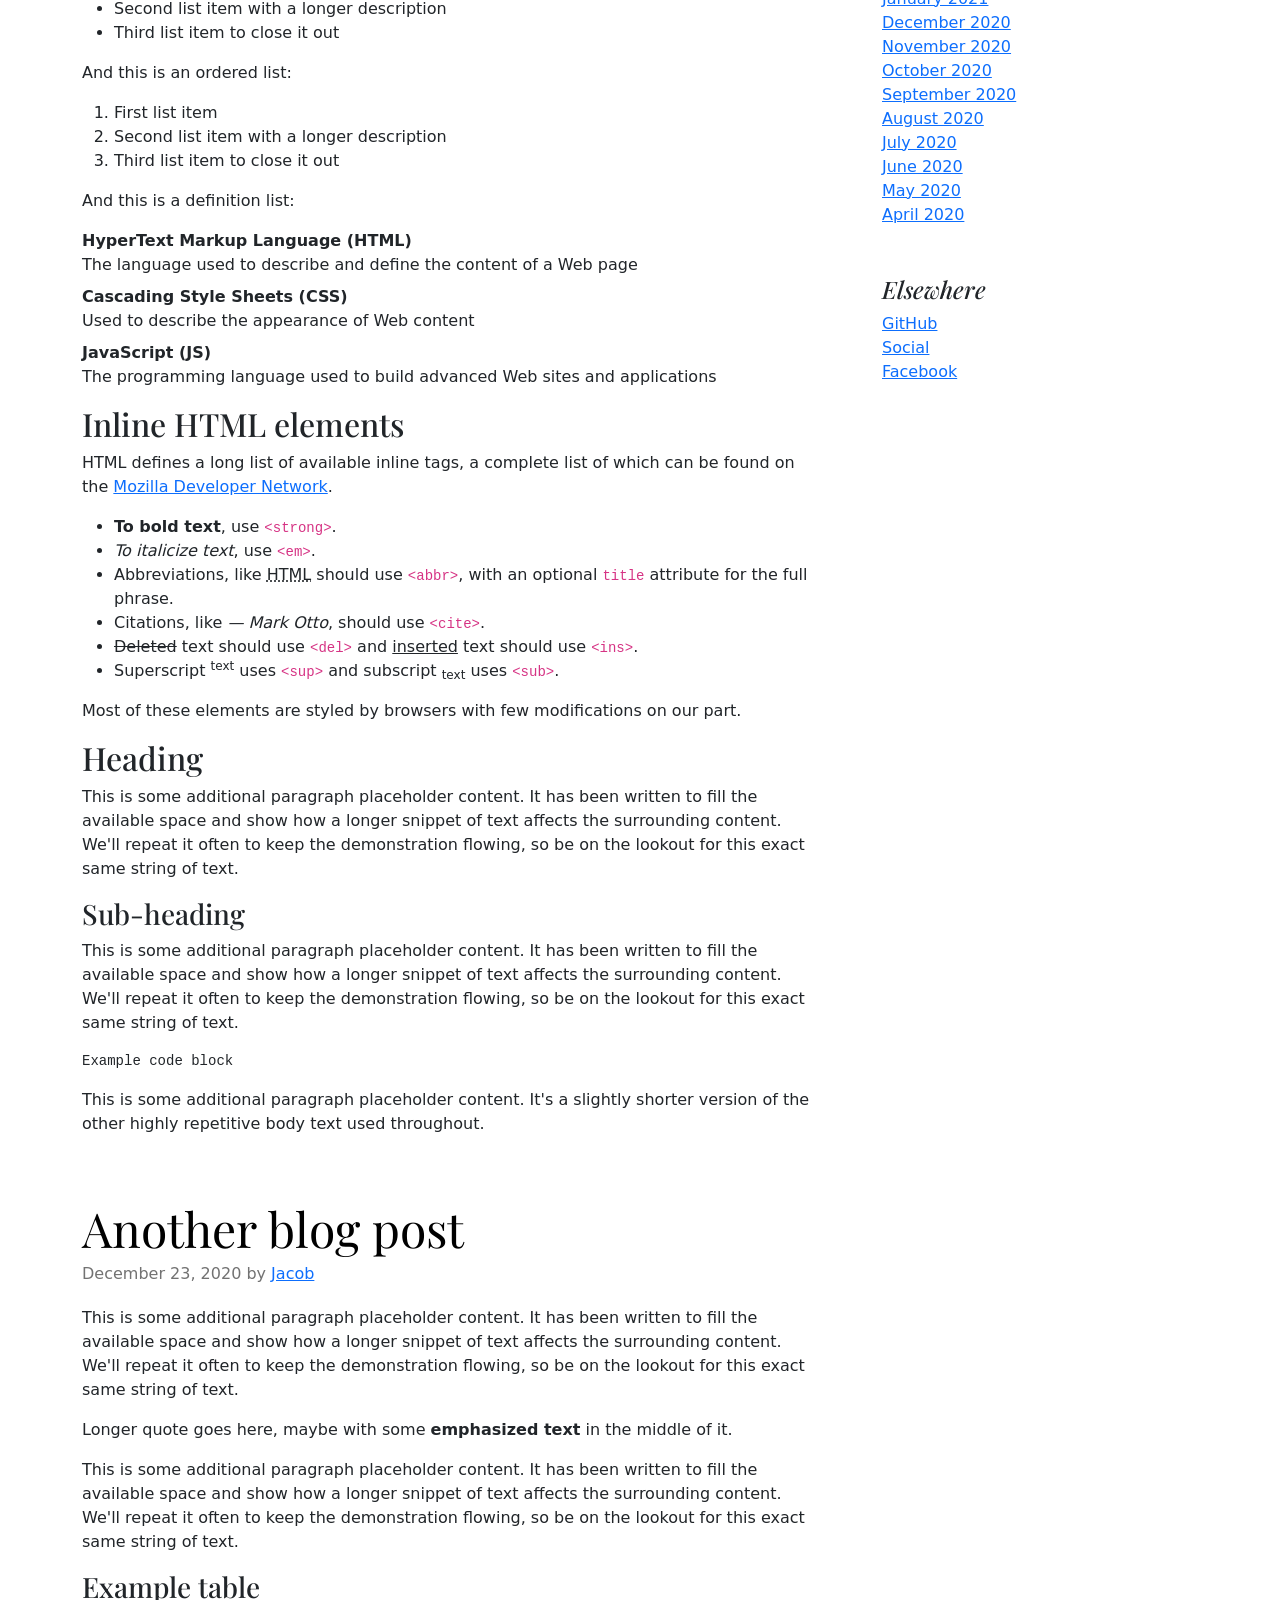
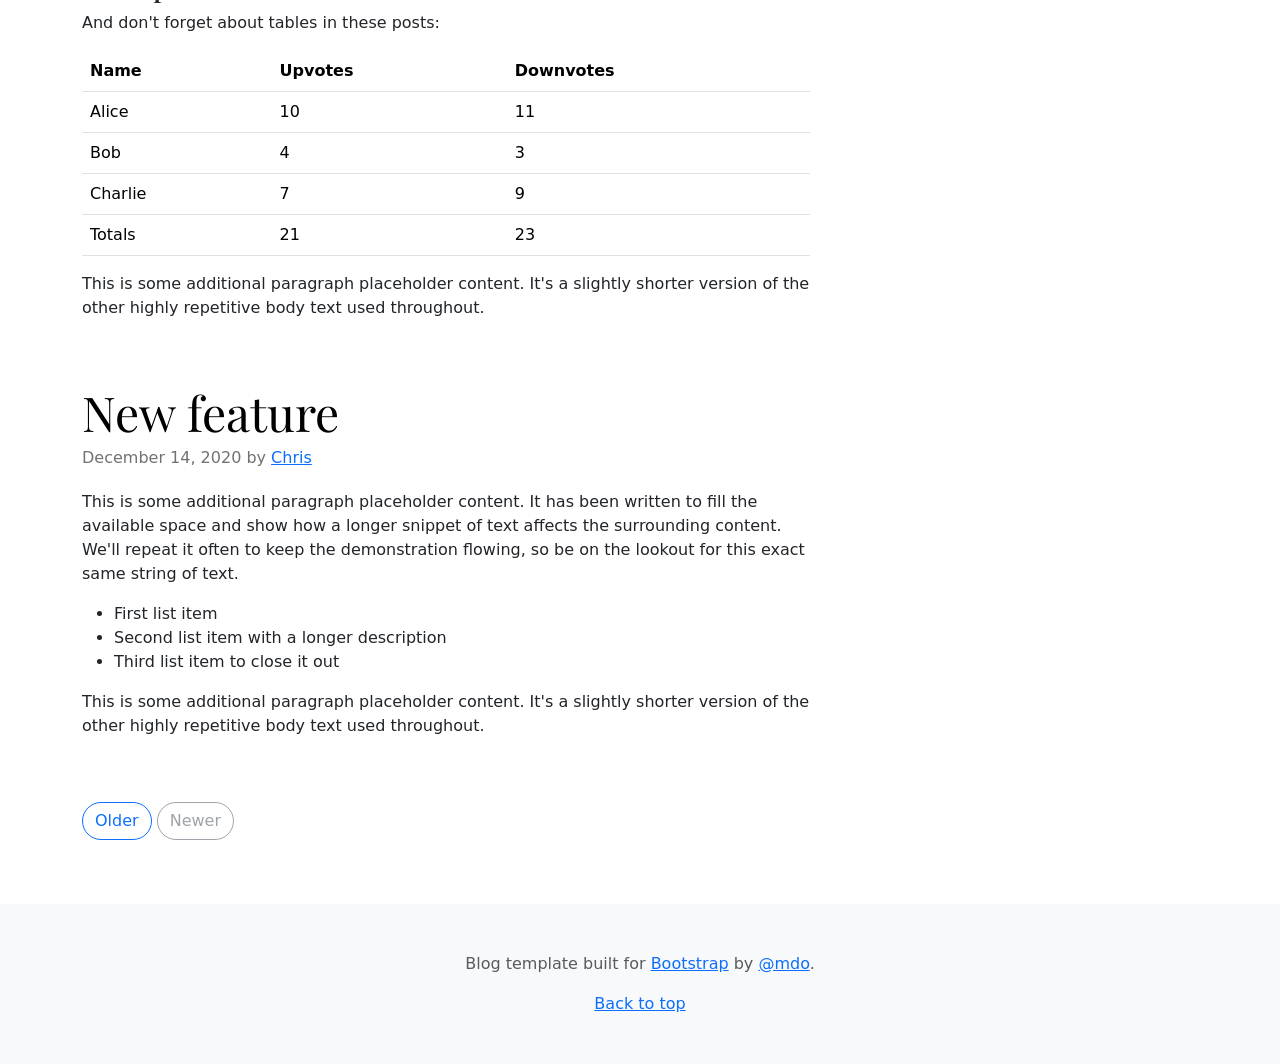
<file: bootstrap/blog/index.html>
<!doctype html>
<html lang="en" data-bs-theme="auto">
  <head>
    <meta charset="utf-8" />
    <meta name="viewport" content="width=device-width, initial-scale=1" />
    <meta name="description" content="" />
    <meta
      name="author"
      content="Mark Otto, Jacob Thornton, and Bootstrap contributors"
    />
    <meta name="generator" content="Astro v5.13.2" />
    <title>Blog Template · Bootstrap v5.3</title>
    <link
      rel="canonical"
      href="https://getbootstrap.com/docs/5.3/examples/blog/"
    />
    <script src="../assets/js/color-modes.js"></script>
    <link href="../assets/dist/css/bootstrap.min.css" rel="stylesheet" />
    <meta name="theme-color" content="#712cf9" />
    <link
      href="https://fonts.googleapis.com/css?family=Playfair+Display:700,900&display=swap"
      rel="stylesheet"
    />
    <link href="blog.css" rel="stylesheet" />
    <style>
      .bd-placeholder-img {
        font-size: 1.125rem;
        text-anchor: middle;
        -webkit-user-select: none;
        -moz-user-select: none;
        user-select: none;
      }
      @media (min-width: 768px) {
        .bd-placeholder-img-lg {
          font-size: 3.5rem;
        }
      }
      .b-example-divider {
        width: 100%;
        height: 3rem;
        background-color: #0000001a;
        border: solid rgba(0, 0, 0, 0.15);
        border-width: 1px 0;
        box-shadow:
          inset 0 0.5em 1.5em #0000001a,
          inset 0 0.125em 0.5em #00000026;
      }
      .b-example-vr {
        flex-shrink: 0;
        width: 1.5rem;
        height: 100vh;
      }
      .bi {
        vertical-align: -0.125em;
        fill: currentColor;
      }
      .nav-scroller {
        position: relative;
        z-index: 2;
        height: 2.75rem;
        overflow-y: hidden;
      }
      .nav-scroller .nav {
        display: flex;
        flex-wrap: nowrap;
        padding-bottom: 1rem;
        margin-top: -1px;
        overflow-x: auto;
        text-align: center;
        white-space: nowrap;
        -webkit-overflow-scrolling: touch;
      }
      .btn-bd-primary {
        --bd-violet-bg: #712cf9;
        --bd-violet-rgb: 112.520718, 44.062154, 249.437846;
        --bs-btn-font-weight: 600;
        --bs-btn-color: var(--bs-white);
        --bs-btn-bg: var(--bd-violet-bg);
        --bs-btn-border-color: var(--bd-violet-bg);
        --bs-btn-hover-color: var(--bs-white);
        --bs-btn-hover-bg: #6528e0;
        --bs-btn-hover-border-color: #6528e0;
        --bs-btn-focus-shadow-rgb: var(--bd-violet-rgb);
        --bs-btn-active-color: var(--bs-btn-hover-color);
        --bs-btn-active-bg: #5a23c8;
        --bs-btn-active-border-color: #5a23c8;
      }
      .bd-mode-toggle {
        z-index: 1500;
      }
      .bd-mode-toggle .bi {
        width: 1em;
        height: 1em;
      }
      .bd-mode-toggle .dropdown-menu .active .bi {
        display: block !important;
      }
    </style>
  </head>
  <body>
    <svg xmlns="http://www.w3.org/2000/svg" class="d-none">
      <symbol id="check2" viewBox="0 0 16 16">
        <path
          d="M13.854 3.646a.5.5 0 0 1 0 .708l-7 7a.5.5 0 0 1-.708 0l-3.5-3.5a.5.5 0 1 1 .708-.708L6.5 10.293l6.646-6.647a.5.5 0 0 1 .708 0z"
        ></path>
      </symbol>
      <symbol id="circle-half" viewBox="0 0 16 16">
        <path
          d="M8 15A7 7 0 1 0 8 1v14zm0 1A8 8 0 1 1 8 0a8 8 0 0 1 0 16z"
        ></path>
      </symbol>
      <symbol id="moon-stars-fill" viewBox="0 0 16 16">
        <path
          d="M6 .278a.768.768 0 0 1 .08.858 7.208 7.208 0 0 0-.878 3.46c0 4.021 3.278 7.277 7.318 7.277.527 0 1.04-.055 1.533-.16a.787.787 0 0 1 .81.316.733.733 0 0 1-.031.893A8.349 8.349 0 0 1 8.344 16C3.734 16 0 12.286 0 7.71 0 4.266 2.114 1.312 5.124.06A.752.752 0 0 1 6 .278z"
        ></path>
        <path
          d="M10.794 3.148a.217.217 0 0 1 .412 0l.387 1.162c.173.518.579.924 1.097 1.097l1.162.387a.217.217 0 0 1 0 .412l-1.162.387a1.734 1.734 0 0 0-1.097 1.097l-.387 1.162a.217.217 0 0 1-.412 0l-.387-1.162A1.734 1.734 0 0 0 9.31 6.593l-1.162-.387a.217.217 0 0 1 0-.412l1.162-.387a1.734 1.734 0 0 0 1.097-1.097l.387-1.162zM13.863.099a.145.145 0 0 1 .274 0l.258.774c.115.346.386.617.732.732l.774.258a.145.145 0 0 1 0 .274l-.774.258a1.156 1.156 0 0 0-.732.732l-.258.774a.145.145 0 0 1-.274 0l-.258-.774a1.156 1.156 0 0 0-.732-.732l-.774-.258a.145.145 0 0 1 0-.274l.774-.258c.346-.115.617-.386.732-.732L13.863.1z"
        ></path>
      </symbol>
      <symbol id="sun-fill" viewBox="0 0 16 16">
        <path
          d="M8 12a4 4 0 1 0 0-8 4 4 0 0 0 0 8zM8 0a.5.5 0 0 1 .5.5v2a.5.5 0 0 1-1 0v-2A.5.5 0 0 1 8 0zm0 13a.5.5 0 0 1 .5.5v2a.5.5 0 0 1-1 0v-2A.5.5 0 0 1 8 13zm8-5a.5.5 0 0 1-.5.5h-2a.5.5 0 0 1 0-1h2a.5.5 0 0 1 .5.5zM3 8a.5.5 0 0 1-.5.5h-2a.5.5 0 0 1 0-1h2A.5.5 0 0 1 3 8zm10.657-5.657a.5.5 0 0 1 0 .707l-1.414 1.415a.5.5 0 1 1-.707-.708l1.414-1.414a.5.5 0 0 1 .707 0zm-9.193 9.193a.5.5 0 0 1 0 .707L3.05 13.657a.5.5 0 0 1-.707-.707l1.414-1.414a.5.5 0 0 1 .707 0zm9.193 2.121a.5.5 0 0 1-.707 0l-1.414-1.414a.5.5 0 0 1 .707-.707l1.414 1.414a.5.5 0 0 1 0 .707zM4.464 4.465a.5.5 0 0 1-.707 0L2.343 3.05a.5.5 0 1 1 .707-.707l1.414 1.414a.5.5 0 0 1 0 .708z"
        ></path>
      </symbol>
    </svg>
    <div
      class="dropdown position-fixed bottom-0 end-0 mb-3 me-3 bd-mode-toggle"
    >
      <button
        class="btn btn-bd-primary py-2 dropdown-toggle d-flex align-items-center"
        id="bd-theme"
        type="button"
        aria-expanded="false"
        data-bs-toggle="dropdown"
        aria-label="Toggle theme (auto)"
      >
        <svg class="bi my-1 theme-icon-active" aria-hidden="true">
          <use href="#circle-half"></use>
        </svg>
        <span class="visually-hidden" id="bd-theme-text">Toggle theme</span>
      </button>
      <ul
        class="dropdown-menu dropdown-menu-end shadow"
        aria-labelledby="bd-theme-text"
      >
        <li>
          <button
            type="button"
            class="dropdown-item d-flex align-items-center"
            data-bs-theme-value="light"
            aria-pressed="false"
          >
            <svg class="bi me-2 opacity-50" aria-hidden="true">
              <use href="#sun-fill"></use>
            </svg>
            Light
            <svg class="bi ms-auto d-none" aria-hidden="true">
              <use href="#check2"></use>
            </svg>
          </button>
        </li>
        <li>
          <button
            type="button"
            class="dropdown-item d-flex align-items-center"
            data-bs-theme-value="dark"
            aria-pressed="false"
          >
            <svg class="bi me-2 opacity-50" aria-hidden="true">
              <use href="#moon-stars-fill"></use>
            </svg>
            Dark
            <svg class="bi ms-auto d-none" aria-hidden="true">
              <use href="#check2"></use>
            </svg>
          </button>
        </li>
        <li>
          <button
            type="button"
            class="dropdown-item d-flex align-items-center active"
            data-bs-theme-value="auto"
            aria-pressed="true"
          >
            <svg class="bi me-2 opacity-50" aria-hidden="true">
              <use href="#circle-half"></use>
            </svg>
            Auto
            <svg class="bi ms-auto d-none" aria-hidden="true">
              <use href="#check2"></use>
            </svg>
          </button>
        </li>
      </ul>
    </div>
    <svg xmlns="http://www.w3.org/2000/svg" class="d-none">
      <symbol
        id="aperture"
        fill="none"
        stroke="currentColor"
        stroke-linecap="round"
        stroke-linejoin="round"
        stroke-width="2"
        viewBox="0 0 24 24"
      >
        <circle cx="12" cy="12" r="10"></circle>
        <path
          d="M14.31 8l5.74 9.94M9.69 8h11.48M7.38 12l5.74-9.94M9.69 16L3.95 6.06M14.31 16H2.83m13.79-4l-5.74 9.94"
        ></path>
      </symbol>
      <symbol id="cart" viewBox="0 0 16 16">
        <path
          d="M0 1.5A.5.5 0 0 1 .5 1H2a.5.5 0 0 1 .485.379L2.89 3H14.5a.5.5 0 0 1 .49.598l-1 5a.5.5 0 0 1-.465.401l-9.397.472L4.415 11H13a.5.5 0 0 1 0 1H4a.5.5 0 0 1-.491-.408L2.01 3.607 1.61 2H.5a.5.5 0 0 1-.5-.5zM3.102 4l.84 4.479 9.144-.459L13.89 4H3.102zM5 12a2 2 0 1 0 0 4 2 2 0 0 0 0-4zm7 0a2 2 0 1 0 0 4 2 2 0 0 0 0-4zm-7 1a1 1 0 1 1 0 2 1 1 0 0 1 0-2zm7 0a1 1 0 1 1 0 2 1 1 0 0 1 0-2z"
        ></path>
      </symbol>
      <symbol id="chevron-right" viewBox="0 0 16 16">
        <path
          fill-rule="evenodd"
          d="M4.646 1.646a.5.5 0 0 1 .708 0l6 6a.5.5 0 0 1 0 .708l-6 6a.5.5 0 0 1-.708-.708L10.293 8 4.646 2.354a.5.5 0 0 1 0-.708z"
        ></path>
      </symbol>
    </svg>
    <div class="container">
      <header class="border-bottom lh-1 py-3">
        <div class="row flex-nowrap justify-content-between align-items-center">
          <div class="col-4 pt-1">
            <a class="link-secondary" href="#">Subscribe</a>
          </div>
          <div class="col-4 text-center">
            <a
              class="blog-header-logo text-body-emphasis text-decoration-none"
              href="#"
              >Large</a
            >
          </div>
          <div class="col-4 d-flex justify-content-end align-items-center">
            <a class="link-secondary" href="#" aria-label="Search">
              <svg
                xmlns="http://www.w3.org/2000/svg"
                width="20"
                height="20"
                fill="none"
                stroke="currentColor"
                stroke-linecap="round"
                stroke-linejoin="round"
                stroke-width="2"
                class="mx-3"
                role="img"
                viewBox="0 0 24 24"
              >
                <title>Search</title>
                <circle cx="10.5" cy="10.5" r="7.5"></circle>
                <path d="M21 21l-5.2-5.2"></path>
              </svg>
            </a>
            <a class="btn btn-sm btn-outline-secondary" href="#">Sign up</a>
          </div>
        </div>
      </header>
      <div class="nav-scroller py-1 mb-3 border-bottom">
        <nav class="nav nav-underline justify-content-between">
          <a class="nav-item nav-link link-body-emphasis active" href="#"
            >World</a
          >
          <a class="nav-item nav-link link-body-emphasis" href="#">U.S.</a>
          <a class="nav-item nav-link link-body-emphasis" href="#"
            >Technology</a
          >
          <a class="nav-item nav-link link-body-emphasis" href="#">Design</a>
          <a class="nav-item nav-link link-body-emphasis" href="#">Culture</a>
          <a class="nav-item nav-link link-body-emphasis" href="#">Business</a>
          <a class="nav-item nav-link link-body-emphasis" href="#">Politics</a>
          <a class="nav-item nav-link link-body-emphasis" href="#">Opinion</a>
          <a class="nav-item nav-link link-body-emphasis" href="#">Science</a>
          <a class="nav-item nav-link link-body-emphasis" href="#">Health</a>
          <a class="nav-item nav-link link-body-emphasis" href="#">Style</a>
          <a class="nav-item nav-link link-body-emphasis" href="#">Travel</a>
        </nav>
      </div>
    </div>
    <main class="container">
      <div class="p-4 p-md-5 mb-4 rounded text-body-emphasis bg-body-secondary">
        <div class="col-lg-6 px-0">
          <h1 class="display-4 fst-italic">
            Title of a longer featured blog post
          </h1>
          <p class="lead my-3">
            Multiple lines of text that form the lede, informing new readers
            quickly and efficiently about what’s most interesting in this post’s
            contents.
          </p>
          <p class="lead mb-0">
            <a href="#" class="text-body-emphasis fw-bold"
              >Continue reading...</a
            >
          </p>
        </div>
      </div>
      <div class="row mb-2">
        <div class="col-md-6">
          <div
            class="row g-0 border rounded overflow-hidden flex-md-row mb-4 shadow-sm h-md-250 position-relative"
          >
            <div class="col p-4 d-flex flex-column position-static">
              <strong class="d-inline-block mb-2 text-primary-emphasis"
                >World</strong
              >
              <h3 class="mb-0">Featured post</h3>
              <div class="mb-1 text-body-secondary">Nov 12</div>
              <p class="card-text mb-auto">
                This is a wider card with supporting text below as a natural
                lead-in to additional content.
              </p>
              <a
                href="#"
                class="icon-link gap-1 icon-link-hover stretched-link"
              >
                Continue reading
                <svg class="bi" aria-hidden="true">
                  <use xlink:href="#chevron-right"></use>
                </svg>
              </a>
            </div>
            <div class="col-auto d-none d-lg-block">
              <svg
                aria-label="Placeholder: Thumbnail"
                class="bd-placeholder-img"
                height="250"
                preserveAspectRatio="xMidYMid slice"
                role="img"
                width="200"
                xmlns="http://www.w3.org/2000/svg"
              >
                <title>Placeholder</title>
                <rect width="100%" height="100%" fill="#55595c"></rect>
                <text x="50%" y="50%" fill="#eceeef" dy=".3em">Thumbnail</text>
              </svg>
            </div>
          </div>
        </div>
        <div class="col-md-6">
          <div
            class="row g-0 border rounded overflow-hidden flex-md-row mb-4 shadow-sm h-md-250 position-relative"
          >
            <div class="col p-4 d-flex flex-column position-static">
              <strong class="d-inline-block mb-2 text-success-emphasis"
                >Design</strong
              >
              <h3 class="mb-0">Post title</h3>
              <div class="mb-1 text-body-secondary">Nov 11</div>
              <p class="mb-auto">
                This is a wider card with supporting text below as a natural
                lead-in to additional content.
              </p>
              <a
                href="#"
                class="icon-link gap-1 icon-link-hover stretched-link"
              >
                Continue reading
                <svg class="bi" aria-hidden="true">
                  <use xlink:href="#chevron-right"></use>
                </svg>
              </a>
            </div>
            <div class="col-auto d-none d-lg-block">
              <svg
                aria-label="Placeholder: Thumbnail"
                class="bd-placeholder-img"
                height="250"
                preserveAspectRatio="xMidYMid slice"
                role="img"
                width="200"
                xmlns="http://www.w3.org/2000/svg"
              >
                <title>Placeholder</title>
                <rect width="100%" height="100%" fill="#55595c"></rect>
                <text x="50%" y="50%" fill="#eceeef" dy=".3em">Thumbnail</text>
              </svg>
            </div>
          </div>
        </div>
      </div>
      <div class="row g-5">
        <div class="col-md-8">
          <h3 class="pb-4 mb-4 fst-italic border-bottom">From the Firehose</h3>
          <article class="blog-post">
            <h2 class="display-5 link-body-emphasis mb-1">Sample blog post</h2>
            <p class="blog-post-meta">
              January 1, 2021 by <a href="#">Mark</a>
            </p>
            <p>
              This blog post shows a few different types of content that’s
              supported and styled with Bootstrap. Basic typography, lists,
              tables, images, code, and more are all supported as expected.
            </p>
            <hr />
            <p>
              This is some additional paragraph placeholder content. It has been
              written to fill the available space and show how a longer snippet
              of text affects the surrounding content. We'll repeat it often to
              keep the demonstration flowing, so be on the lookout for this
              exact same string of text.
            </p>
            <h2>Blockquotes</h2>
            <p>This is an example blockquote in action:</p>
            <blockquote class="blockquote">
              <p>Quoted text goes here.</p>
            </blockquote>
            <p>
              This is some additional paragraph placeholder content. It has been
              written to fill the available space and show how a longer snippet
              of text affects the surrounding content. We'll repeat it often to
              keep the demonstration flowing, so be on the lookout for this
              exact same string of text.
            </p>
            <h3>Example lists</h3>
            <p>
              This is some additional paragraph placeholder content. It's a
              slightly shorter version of the other highly repetitive body text
              used throughout. This is an example unordered list:
            </p>
            <ul>
              <li>First list item</li>
              <li>Second list item with a longer description</li>
              <li>Third list item to close it out</li>
            </ul>
            <p>And this is an ordered list:</p>
            <ol>
              <li>First list item</li>
              <li>Second list item with a longer description</li>
              <li>Third list item to close it out</li>
            </ol>
            <p>And this is a definition list:</p>
            <dl>
              <dt>HyperText Markup Language (HTML)</dt>
              <dd>
                The language used to describe and define the content of a Web
                page
              </dd>
              <dt>Cascading Style Sheets (CSS)</dt>
              <dd>Used to describe the appearance of Web content</dd>
              <dt>JavaScript (JS)</dt>
              <dd>
                The programming language used to build advanced Web sites and
                applications
              </dd>
            </dl>
            <h2>Inline HTML elements</h2>
            <p>
              HTML defines a long list of available inline tags, a complete list
              of which can be found on the
              <a
                href="https://developer.mozilla.org/en-US/docs/Web/HTML/Element"
                >Mozilla Developer Network</a
              >.
            </p>
            <ul>
              <li>
                <strong>To bold text</strong>, use
                <code class="language-plaintext highlighter-rouge"
                  >&lt;strong&gt;</code
                >.
              </li>
              <li>
                <em>To italicize text</em>, use
                <code class="language-plaintext highlighter-rouge"
                  >&lt;em&gt;</code
                >.
              </li>
              <li>
                Abbreviations, like
                <abbr title="HyperText Markup Language">HTML</abbr> should use
                <code class="language-plaintext highlighter-rouge"
                  >&lt;abbr&gt;</code
                >, with an optional
                <code class="language-plaintext highlighter-rouge">title</code>
                attribute for the full phrase.
              </li>
              <li>
                Citations, like <cite>— Mark Otto</cite>, should use
                <code class="language-plaintext highlighter-rouge"
                  >&lt;cite&gt;</code
                >.
              </li>
              <li>
                <del>Deleted</del> text should use
                <code class="language-plaintext highlighter-rouge"
                  >&lt;del&gt;</code
                >
                and <ins>inserted</ins> text should use
                <code class="language-plaintext highlighter-rouge"
                  >&lt;ins&gt;</code
                >.
              </li>
              <li>
                Superscript <sup>text</sup> uses
                <code class="language-plaintext highlighter-rouge"
                  >&lt;sup&gt;</code
                >
                and subscript <sub>text</sub> uses
                <code class="language-plaintext highlighter-rouge"
                  >&lt;sub&gt;</code
                >.
              </li>
            </ul>
            <p>
              Most of these elements are styled by browsers with few
              modifications on our part.
            </p>
            <h2>Heading</h2>
            <p>
              This is some additional paragraph placeholder content. It has been
              written to fill the available space and show how a longer snippet
              of text affects the surrounding content. We'll repeat it often to
              keep the demonstration flowing, so be on the lookout for this
              exact same string of text.
            </p>
            <h3>Sub-heading</h3>
            <p>
              This is some additional paragraph placeholder content. It has been
              written to fill the available space and show how a longer snippet
              of text affects the surrounding content. We'll repeat it often to
              keep the demonstration flowing, so be on the lookout for this
              exact same string of text.
            </p>
            <pre><code>Example code block</code></pre>
            <p>
              This is some additional paragraph placeholder content. It's a
              slightly shorter version of the other highly repetitive body text
              used throughout.
            </p>
          </article>
          <article class="blog-post">
            <h2 class="display-5 link-body-emphasis mb-1">Another blog post</h2>
            <p class="blog-post-meta">
              December 23, 2020 by <a href="#">Jacob</a>
            </p>
            <p>
              This is some additional paragraph placeholder content. It has been
              written to fill the available space and show how a longer snippet
              of text affects the surrounding content. We'll repeat it often to
              keep the demonstration flowing, so be on the lookout for this
              exact same string of text.
            </p>
            <blockquote>
              <p>
                Longer quote goes here, maybe with some
                <strong>emphasized text</strong> in the middle of it.
              </p>
            </blockquote>
            <p>
              This is some additional paragraph placeholder content. It has been
              written to fill the available space and show how a longer snippet
              of text affects the surrounding content. We'll repeat it often to
              keep the demonstration flowing, so be on the lookout for this
              exact same string of text.
            </p>
            <h3>Example table</h3>
            <p>And don't forget about tables in these posts:</p>
            <table class="table">
              <thead>
                <tr>
                  <th>Name</th>
                  <th>Upvotes</th>
                  <th>Downvotes</th>
                </tr>
              </thead>
              <tbody>
                <tr>
                  <td>Alice</td>
                  <td>10</td>
                  <td>11</td>
                </tr>
                <tr>
                  <td>Bob</td>
                  <td>4</td>
                  <td>3</td>
                </tr>
                <tr>
                  <td>Charlie</td>
                  <td>7</td>
                  <td>9</td>
                </tr>
              </tbody>
              <tfoot>
                <tr>
                  <td>Totals</td>
                  <td>21</td>
                  <td>23</td>
                </tr>
              </tfoot>
            </table>
            <p>
              This is some additional paragraph placeholder content. It's a
              slightly shorter version of the other highly repetitive body text
              used throughout.
            </p>
          </article>
          <article class="blog-post">
            <h2 class="display-5 link-body-emphasis mb-1">New feature</h2>
            <p class="blog-post-meta">
              December 14, 2020 by <a href="#">Chris</a>
            </p>
            <p>
              This is some additional paragraph placeholder content. It has been
              written to fill the available space and show how a longer snippet
              of text affects the surrounding content. We'll repeat it often to
              keep the demonstration flowing, so be on the lookout for this
              exact same string of text.
            </p>
            <ul>
              <li>First list item</li>
              <li>Second list item with a longer description</li>
              <li>Third list item to close it out</li>
            </ul>
            <p>
              This is some additional paragraph placeholder content. It's a
              slightly shorter version of the other highly repetitive body text
              used throughout.
            </p>
          </article>
          <nav class="blog-pagination" aria-label="Pagination">
            <a class="btn btn-outline-primary rounded-pill" href="#">Older</a>
            <a
              class="btn btn-outline-secondary rounded-pill disabled"
              aria-disabled="true"
              >Newer</a
            >
          </nav>
        </div>
        <div class="col-md-4">
          <div class="position-sticky" style="top: 2rem">
            <div class="p-4 mb-3 bg-body-tertiary rounded">
              <h4 class="fst-italic">About</h4>
              <p class="mb-0">
                Customize this section to tell your visitors a little bit about
                your publication, writers, content, or something else entirely.
                Totally up to you.
              </p>
            </div>
            <div>
              <h4 class="fst-italic">Recent posts</h4>
              <ul class="list-unstyled">
                <li>
                  <a
                    class="d-flex flex-column flex-lg-row gap-3 align-items-start align-items-lg-center py-3 link-body-emphasis text-decoration-none border-top"
                    href="#"
                  >
                    <svg
                      aria-hidden="true"
                      class="bd-placeholder-img"
                      height="96"
                      preserveAspectRatio="xMidYMid slice"
                      width="100%"
                      xmlns="http://www.w3.org/2000/svg"
                    >
                      <rect width="100%" height="100%" fill="#777"></rect>
                    </svg>
                    <div class="col-lg-8">
                      <h6 class="mb-0">Example blog post title</h6>
                      <small class="text-body-secondary"
                        >January 15, 2024</small
                      >
                    </div>
                  </a>
                </li>
                <li>
                  <a
                    class="d-flex flex-column flex-lg-row gap-3 align-items-start align-items-lg-center py-3 link-body-emphasis text-decoration-none border-top"
                    href="#"
                  >
                    <svg
                      aria-hidden="true"
                      class="bd-placeholder-img"
                      height="96"
                      preserveAspectRatio="xMidYMid slice"
                      width="100%"
                      xmlns="http://www.w3.org/2000/svg"
                    >
                      <rect width="100%" height="100%" fill="#777"></rect>
                    </svg>
                    <div class="col-lg-8">
                      <h6 class="mb-0">This is another blog post title</h6>
                      <small class="text-body-secondary"
                        >January 14, 2024</small
                      >
                    </div>
                  </a>
                </li>
                <li>
                  <a
                    class="d-flex flex-column flex-lg-row gap-3 align-items-start align-items-lg-center py-3 link-body-emphasis text-decoration-none border-top"
                    href="#"
                  >
                    <svg
                      aria-hidden="true"
                      class="bd-placeholder-img"
                      height="96"
                      preserveAspectRatio="xMidYMid slice"
                      width="100%"
                      xmlns="http://www.w3.org/2000/svg"
                    >
                      <rect width="100%" height="100%" fill="#777"></rect>
                    </svg>
                    <div class="col-lg-8">
                      <h6 class="mb-0">
                        Longer blog post title: This one has multiple lines!
                      </h6>
                      <small class="text-body-secondary"
                        >January 13, 2024</small
                      >
                    </div>
                  </a>
                </li>
              </ul>
            </div>
            <div class="p-4">
              <h4 class="fst-italic">Archives</h4>
              <ol class="list-unstyled mb-0">
                <li><a href="#">March 2021</a></li>
                <li><a href="#">February 2021</a></li>
                <li><a href="#">January 2021</a></li>
                <li><a href="#">December 2020</a></li>
                <li><a href="#">November 2020</a></li>
                <li><a href="#">October 2020</a></li>
                <li><a href="#">September 2020</a></li>
                <li><a href="#">August 2020</a></li>
                <li><a href="#">July 2020</a></li>
                <li><a href="#">June 2020</a></li>
                <li><a href="#">May 2020</a></li>
                <li><a href="#">April 2020</a></li>
              </ol>
            </div>
            <div class="p-4">
              <h4 class="fst-italic">Elsewhere</h4>
              <ol class="list-unstyled">
                <li><a href="#">GitHub</a></li>
                <li><a href="#">Social</a></li>
                <li><a href="#">Facebook</a></li>
              </ol>
            </div>
          </div>
        </div>
      </div>
    </main>
    <footer class="py-5 text-center text-body-secondary bg-body-tertiary">
      <p>
        Blog template built for
        <a href="https://getbootstrap.com/">Bootstrap</a> by
        <a href="https://x.com/mdo">@mdo</a>.
      </p>
      <p class="mb-0"><a href="#">Back to top</a></p>
    </footer>
    <script
      src="../assets/dist/js/bootstrap.bundle.min.js"
      class="astro-vvvwv3sm"
    ></script>
  </body>
</html>
</file>
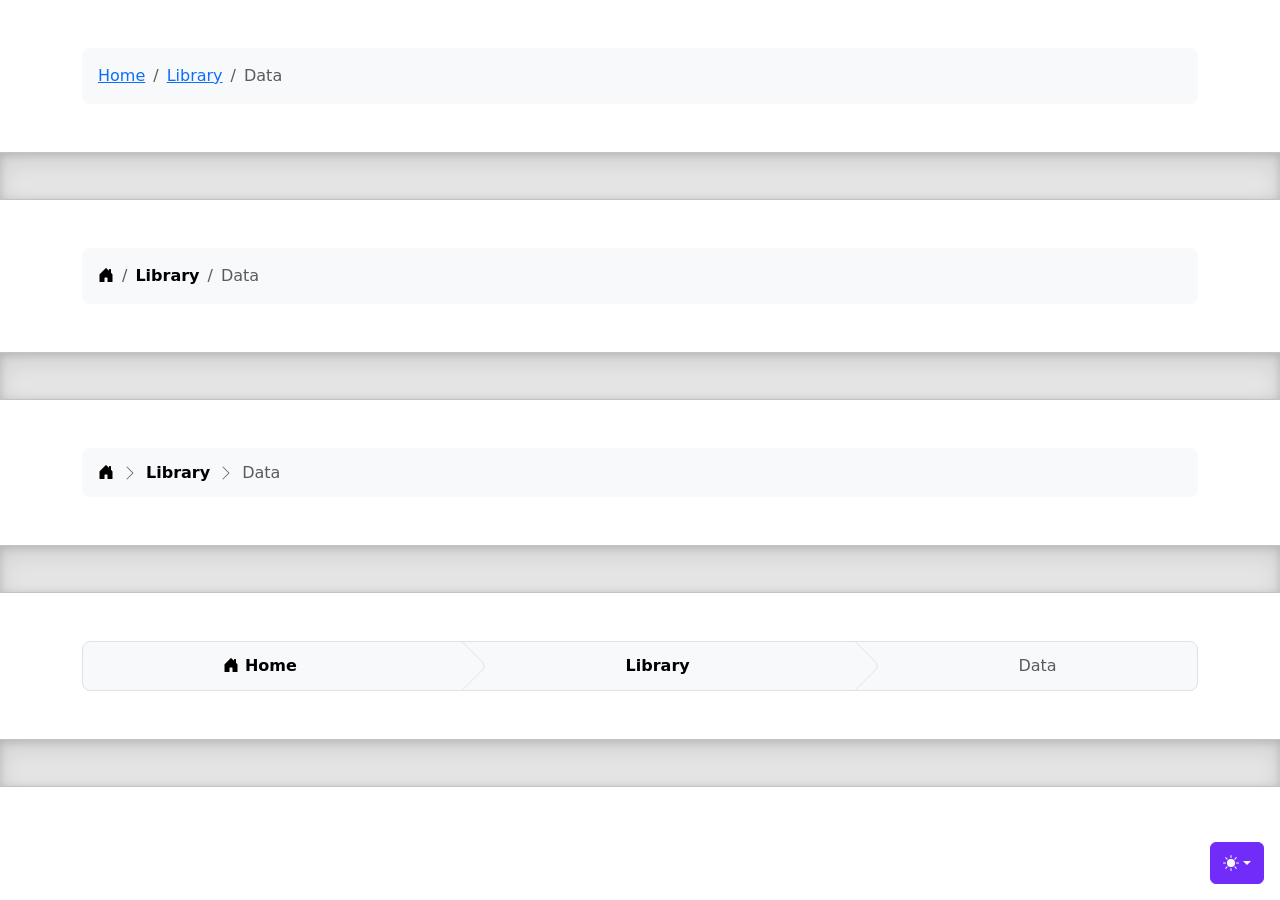
<file: bootstrap/breadcrumbs/index.html>
<!doctype html>
<html lang="en" data-bs-theme="auto">
  <head>
    <meta charset="utf-8" />
    <meta name="viewport" content="width=device-width, initial-scale=1" />
    <meta name="description" content="" />
    <meta
      name="author"
      content="Mark Otto, Jacob Thornton, and Bootstrap contributors"
    />
    <meta name="generator" content="Astro v5.13.2" />
    <title>Breadcrumbs · Bootstrap v5.3</title>
    <link
      rel="canonical"
      href="https://getbootstrap.com/docs/5.3/examples/breadcrumbs/"
    />
    <script src="../assets/js/color-modes.js"></script>
    <link href="../assets/dist/css/bootstrap.min.css" rel="stylesheet" />
    <meta name="theme-color" content="#712cf9" />
    <link href="breadcrumbs.css" rel="stylesheet" />
    <style>
      .bd-placeholder-img {
        font-size: 1.125rem;
        text-anchor: middle;
        -webkit-user-select: none;
        -moz-user-select: none;
        user-select: none;
      }
      @media (min-width: 768px) {
        .bd-placeholder-img-lg {
          font-size: 3.5rem;
        }
      }
      .b-example-divider {
        width: 100%;
        height: 3rem;
        background-color: #0000001a;
        border: solid rgba(0, 0, 0, 0.15);
        border-width: 1px 0;
        box-shadow:
          inset 0 0.5em 1.5em #0000001a,
          inset 0 0.125em 0.5em #00000026;
      }
      .b-example-vr {
        flex-shrink: 0;
        width: 1.5rem;
        height: 100vh;
      }
      .bi {
        vertical-align: -0.125em;
        fill: currentColor;
      }
      .nav-scroller {
        position: relative;
        z-index: 2;
        height: 2.75rem;
        overflow-y: hidden;
      }
      .nav-scroller .nav {
        display: flex;
        flex-wrap: nowrap;
        padding-bottom: 1rem;
        margin-top: -1px;
        overflow-x: auto;
        text-align: center;
        white-space: nowrap;
        -webkit-overflow-scrolling: touch;
      }
      .btn-bd-primary {
        --bd-violet-bg: #712cf9;
        --bd-violet-rgb: 112.520718, 44.062154, 249.437846;
        --bs-btn-font-weight: 600;
        --bs-btn-color: var(--bs-white);
        --bs-btn-bg: var(--bd-violet-bg);
        --bs-btn-border-color: var(--bd-violet-bg);
        --bs-btn-hover-color: var(--bs-white);
        --bs-btn-hover-bg: #6528e0;
        --bs-btn-hover-border-color: #6528e0;
        --bs-btn-focus-shadow-rgb: var(--bd-violet-rgb);
        --bs-btn-active-color: var(--bs-btn-hover-color);
        --bs-btn-active-bg: #5a23c8;
        --bs-btn-active-border-color: #5a23c8;
      }
      .bd-mode-toggle {
        z-index: 1500;
      }
      .bd-mode-toggle .bi {
        width: 1em;
        height: 1em;
      }
      .bd-mode-toggle .dropdown-menu .active .bi {
        display: block !important;
      }
    </style>
  </head>
  <body>
    <svg xmlns="http://www.w3.org/2000/svg" class="d-none">
      <symbol id="check2" viewBox="0 0 16 16">
        <path
          d="M13.854 3.646a.5.5 0 0 1 0 .708l-7 7a.5.5 0 0 1-.708 0l-3.5-3.5a.5.5 0 1 1 .708-.708L6.5 10.293l6.646-6.647a.5.5 0 0 1 .708 0z"
        ></path>
      </symbol>
      <symbol id="circle-half" viewBox="0 0 16 16">
        <path
          d="M8 15A7 7 0 1 0 8 1v14zm0 1A8 8 0 1 1 8 0a8 8 0 0 1 0 16z"
        ></path>
      </symbol>
      <symbol id="moon-stars-fill" viewBox="0 0 16 16">
        <path
          d="M6 .278a.768.768 0 0 1 .08.858 7.208 7.208 0 0 0-.878 3.46c0 4.021 3.278 7.277 7.318 7.277.527 0 1.04-.055 1.533-.16a.787.787 0 0 1 .81.316.733.733 0 0 1-.031.893A8.349 8.349 0 0 1 8.344 16C3.734 16 0 12.286 0 7.71 0 4.266 2.114 1.312 5.124.06A.752.752 0 0 1 6 .278z"
        ></path>
        <path
          d="M10.794 3.148a.217.217 0 0 1 .412 0l.387 1.162c.173.518.579.924 1.097 1.097l1.162.387a.217.217 0 0 1 0 .412l-1.162.387a1.734 1.734 0 0 0-1.097 1.097l-.387 1.162a.217.217 0 0 1-.412 0l-.387-1.162A1.734 1.734 0 0 0 9.31 6.593l-1.162-.387a.217.217 0 0 1 0-.412l1.162-.387a1.734 1.734 0 0 0 1.097-1.097l.387-1.162zM13.863.099a.145.145 0 0 1 .274 0l.258.774c.115.346.386.617.732.732l.774.258a.145.145 0 0 1 0 .274l-.774.258a1.156 1.156 0 0 0-.732.732l-.258.774a.145.145 0 0 1-.274 0l-.258-.774a1.156 1.156 0 0 0-.732-.732l-.774-.258a.145.145 0 0 1 0-.274l.774-.258c.346-.115.617-.386.732-.732L13.863.1z"
        ></path>
      </symbol>
      <symbol id="sun-fill" viewBox="0 0 16 16">
        <path
          d="M8 12a4 4 0 1 0 0-8 4 4 0 0 0 0 8zM8 0a.5.5 0 0 1 .5.5v2a.5.5 0 0 1-1 0v-2A.5.5 0 0 1 8 0zm0 13a.5.5 0 0 1 .5.5v2a.5.5 0 0 1-1 0v-2A.5.5 0 0 1 8 13zm8-5a.5.5 0 0 1-.5.5h-2a.5.5 0 0 1 0-1h2a.5.5 0 0 1 .5.5zM3 8a.5.5 0 0 1-.5.5h-2a.5.5 0 0 1 0-1h2A.5.5 0 0 1 3 8zm10.657-5.657a.5.5 0 0 1 0 .707l-1.414 1.415a.5.5 0 1 1-.707-.708l1.414-1.414a.5.5 0 0 1 .707 0zm-9.193 9.193a.5.5 0 0 1 0 .707L3.05 13.657a.5.5 0 0 1-.707-.707l1.414-1.414a.5.5 0 0 1 .707 0zm9.193 2.121a.5.5 0 0 1-.707 0l-1.414-1.414a.5.5 0 0 1 .707-.707l1.414 1.414a.5.5 0 0 1 0 .707zM4.464 4.465a.5.5 0 0 1-.707 0L2.343 3.05a.5.5 0 1 1 .707-.707l1.414 1.414a.5.5 0 0 1 0 .708z"
        ></path>
      </symbol>
    </svg>
    <div
      class="dropdown position-fixed bottom-0 end-0 mb-3 me-3 bd-mode-toggle"
    >
      <button
        class="btn btn-bd-primary py-2 dropdown-toggle d-flex align-items-center"
        id="bd-theme"
        type="button"
        aria-expanded="false"
        data-bs-toggle="dropdown"
        aria-label="Toggle theme (auto)"
      >
        <svg class="bi my-1 theme-icon-active" aria-hidden="true">
          <use href="#circle-half"></use>
        </svg>
        <span class="visually-hidden" id="bd-theme-text">Toggle theme</span>
      </button>
      <ul
        class="dropdown-menu dropdown-menu-end shadow"
        aria-labelledby="bd-theme-text"
      >
        <li>
          <button
            type="button"
            class="dropdown-item d-flex align-items-center"
            data-bs-theme-value="light"
            aria-pressed="false"
          >
            <svg class="bi me-2 opacity-50" aria-hidden="true">
              <use href="#sun-fill"></use>
            </svg>
            Light
            <svg class="bi ms-auto d-none" aria-hidden="true">
              <use href="#check2"></use>
            </svg>
          </button>
        </li>
        <li>
          <button
            type="button"
            class="dropdown-item d-flex align-items-center"
            data-bs-theme-value="dark"
            aria-pressed="false"
          >
            <svg class="bi me-2 opacity-50" aria-hidden="true">
              <use href="#moon-stars-fill"></use>
            </svg>
            Dark
            <svg class="bi ms-auto d-none" aria-hidden="true">
              <use href="#check2"></use>
            </svg>
          </button>
        </li>
        <li>
          <button
            type="button"
            class="dropdown-item d-flex align-items-center active"
            data-bs-theme-value="auto"
            aria-pressed="true"
          >
            <svg class="bi me-2 opacity-50" aria-hidden="true">
              <use href="#circle-half"></use>
            </svg>
            Auto
            <svg class="bi ms-auto d-none" aria-hidden="true">
              <use href="#check2"></use>
            </svg>
          </button>
        </li>
      </ul>
    </div>
    <svg xmlns="http://www.w3.org/2000/svg" class="d-none">
      <symbol id="house-door-fill" viewBox="0 0 16 16">
        <path
          d="M6.5 14.5v-3.505c0-.245.25-.495.5-.495h2c.25 0 .5.25.5.5v3.5a.5.5 0 0 0 .5.5h4a.5.5 0 0 0 .5-.5v-7a.5.5 0 0 0-.146-.354L13 5.793V2.5a.5.5 0 0 0-.5-.5h-1a.5.5 0 0 0-.5.5v1.293L8.354 1.146a.5.5 0 0 0-.708 0l-6 6A.5.5 0 0 0 1.5 7.5v7a.5.5 0 0 0 .5.5h4a.5.5 0 0 0 .5-.5z"
        ></path>
      </symbol>
    </svg>
    <div class="container my-5">
      <nav aria-label="breadcrumb">
        <ol class="breadcrumb p-3 bg-body-tertiary rounded-3">
          <li class="breadcrumb-item"><a href="#">Home</a></li>
          <li class="breadcrumb-item"><a href="#">Library</a></li>
          <li class="breadcrumb-item active" aria-current="page">Data</li>
        </ol>
      </nav>
    </div>
    <div class="b-example-divider"></div>
    <div class="container my-5">
      <nav aria-label="breadcrumb">
        <ol class="breadcrumb p-3 bg-body-tertiary rounded-3">
          <li class="breadcrumb-item">
            <a class="link-body-emphasis" href="#">
              <svg class="bi" width="16" height="16" aria-hidden="true">
                <use xlink:href="#house-door-fill"></use>
              </svg>
              <span class="visually-hidden">Home</span>
            </a>
          </li>
          <li class="breadcrumb-item">
            <a
              class="link-body-emphasis fw-semibold text-decoration-none"
              href="#"
              >Library</a
            >
          </li>
          <li class="breadcrumb-item active" aria-current="page">Data</li>
        </ol>
      </nav>
    </div>
    <div class="b-example-divider"></div>
    <div class="container my-5">
      <nav aria-label="breadcrumb">
        <ol
          class="breadcrumb breadcrumb-chevron p-3 bg-body-tertiary rounded-3"
        >
          <li class="breadcrumb-item">
            <a class="link-body-emphasis" href="#">
              <svg class="bi" width="16" height="16" aria-hidden="true">
                <use xlink:href="#house-door-fill"></use>
              </svg>
              <span class="visually-hidden">Home</span>
            </a>
          </li>
          <li class="breadcrumb-item">
            <a
              class="link-body-emphasis fw-semibold text-decoration-none"
              href="#"
              >Library</a
            >
          </li>
          <li class="breadcrumb-item active" aria-current="page">Data</li>
        </ol>
      </nav>
    </div>
    <div class="b-example-divider"></div>
    <div class="container my-5">
      <nav aria-label="breadcrumb">
        <ol
          class="breadcrumb breadcrumb-custom overflow-hidden text-center bg-body-tertiary border rounded-3"
        >
          <li class="breadcrumb-item">
            <a
              class="link-body-emphasis fw-semibold text-decoration-none"
              href="#"
            >
              <svg class="bi" width="16" height="16" aria-hidden="true">
                <use xlink:href="#house-door-fill"></use>
              </svg>
              Home
            </a>
          </li>
          <li class="breadcrumb-item">
            <a
              class="link-body-emphasis fw-semibold text-decoration-none"
              href="#"
              >Library</a
            >
          </li>
          <li class="breadcrumb-item active" aria-current="page">Data</li>
        </ol>
      </nav>
    </div>
    <div class="b-example-divider"></div>
    <script
      src="../assets/dist/js/bootstrap.bundle.min.js"
      class="astro-vvvwv3sm"
    ></script>
  </body>
</html>
</file>
<file: mais-sabor/styles.css>
body{
background: #111;
color: white;
}

.hero{

height:90vh;

background:

url("pizza.jpg")
center/cover;

display:flex;

align-items:center;

justify-content:center;

}

.overlay{

width:100%;
height:100%;

background:

rgba(0,0,0,0.65);

display:flex;

align-items:center;

}

h1{

font-size:4rem;

font-weight:bold;

}

.navbar{

background:#1a1a1a !important;
height:74px;

}

.btn-danger{

background:#c62828;

border:none;

padding:12px 25px;

}

.btn-danger:hover{

background:#a71d1d;

}

.pizza-card{

background:#1a1a1a;

color:rgb(255, 253, 253);

border:none;

overflow:hidden;

border-radius:18px;

transition:.3s;

box-shadow:

0 0 15px
rgba(0,0,0,0.4);

}

.pizza-card:hover{

transform:translateY(-8px);

box-shadow:
0 15px 35px
rgba(198,40,40,0.45);

}

.pizza-card img{

height:250px;

object-fit:cover;

transition:0.4s;

}

.pizza-card:hover img{

transform:scale(1.08);

}

.card-body{

text-align:center;

}

.preco{

color:#ff7a00;

font-weight:bold;

margin:15px 0;

}

.card-body{

display:flex;
flex-direction:column;
align-items:center;

}

body{

background:#111;
color:rgb(255, 255, 255);

}

.container{

position:relative;

}

section{

padding:80px 0;

}

body{

background:#111;

}

.container.py-5{

background:#181818;

border-radius:25px;

padding:50px;

box-shadow:

0 0 35px
rgba(0,0,0,.35);

}

.navbar{

background:

rgba(15,15,15,.95)
!important;

backdrop-filter:
blur(10px);

box-shadow:

0 5px 20px
rgba(0,0,0,.25);

}

.estrelas{

color:#ff7a00;

font-size:18px;

margin-bottom:10px;

}

.btn-primary{
    background:#ff7a00;
    border: none;
    color: #111;
}

.titulo::after{
    content:'';
    width:80px;
    height:4px;
    background:#ff7a00;
    display:block;
    margin:15px auto;
    border-radius:10px;
}

/* ===== HERO ===== */

.hero{

    height:85vh;

    background:
    linear-gradient(
        rgba(0,0,0,.45),
        rgba(0,0,0,.45)
    ),

    url('./imagens/pizza-hero.jpg');

    background-size:cover;

    background-position:center center;

    display:flex;

    align-items:center;

    justify-content:center;

    text-align:center;

    position:relative;

    overflow:hidden;
}  

.hero-content{
    z-index:2;
}

.hero h1{
    color:white;

    font-size:56px;

    line-height:1.1;
    font-weight:800;

    margin-bottom:20px;
}

.hero p{
    color:#ddd;

    font-size:22px;

    margin-bottom:35px;
}

.btn-hero{
    background:#ff7a00;

    color:#111;

    padding:15px 40px;

    border-radius:50px;

    text-decoration:none;

    font-weight:bold;

    transition:.3s;
}

.btn-hero:hover{
    background:#ffa145;

    transform:scale(1.05);
}

.card{
    background:#181818;

    border-radius:25px;

    overflow:hidden;

    border:1px solid rgba(255,122,0,.2);

    transition:.4s;

    box-shadow:0 10px 30px rgba(0,0,0,.35);
}

.card:hover{
    transform:translateY(-10px);

    box-shadow:0 20px 50px rgba(255,122,0,.2);
}

.card img{
    width:100%;

    height:250px;

    object-fit:cover;

    transition:.5s;
}

.card:hover img{
    transform:scale(1.08);
}

.section-title{
    color:white;

    font-size:55px;

    font-weight:800;

    text-align:center;

    margin-bottom:20px;
}

.section-title::after{
    content:'';

    width:120px;

    height:5px;

    background:#ff7a00;

    display:block;

    margin:15px auto;

    border-radius:20px;
}

.card-body{
    padding:25px;

    text-align:center;
}

.card-title{
    color:white;

    font-size:30px;

    font-weight:700;

    margin-bottom:15px;
}

.card-text{
    color:#bdbdbd;

    font-size:18px;

    margin-bottom:20px;
}

.preco{
    color:#ff7a00;

    font-size:30px;

    font-weight:bold;

    margin-bottom:20px;
}

.btn-pedir{
    background:#ff7a00;

    color:#111;

    padding:12px 20px;

    border:none;

    border-radius:50px;

    font-weight:bold;

    transition:.3s;
}

.btn-pedir:hover{
    background:#ffa145;

    transform:scale(1.05);
}

body{
    background:#0f0f0f;

    font-family:'Poppins', sans-serif;
    padding-top:75px;
}

.navbar{

    background:rgba(10,10,10,.92) !important;

    backdrop-filter:blur(9px);

    padding:9px 0;

    box-shadow:0 5px 20px rgba(0,0,0,.3);

    position:fixed;

    top:0;

    left:0;

    width:100%;

    z-index:9999;

    transition:.3s;
}

.navbar a{
    color:white !important;

    transition:.3s;
}

.navbar a:hover{
    color:#ff7a00 !important;
}

.whatsapp{
    position:fixed;

    right:25px;

    bottom:110px;

    width:70px;

    height:70px;

    background:#25d366;

    border-radius:50%;

    display:flex;

    align-items:center;

    justify-content:center;

    font-size:35px;

    text-decoration:none;

    box-shadow:0 10px 30px rgba(0,0,0,.4);

    z-index:999;

    transition:.3s;
}

.whatsapp:hover{
    transform:scale(1.1);
}

.promocao{
    background:
    linear-gradient(rgba(0,0,0,.7),
    rgba(0,0,0,.7)),

    url('imagens/promo.jpg');

    background-size:cover;

    background-position:center;

    padding:100px 20px;

    text-align:center;

    margin-top:100px;
}

.promocao h2{
    color:#ff7a00;

    font-size:60px;

    margin-bottom:20px;
}

.promocao p{
    color:white;

    font-size:30px;
}

.promocao span{
    color:#ff7a00;

    font-size:50px;

    font-weight:bold;

    display:block;

    margin:30px 0;
}

.promocao button{
    background:#ff7a00;

    border:none;

    padding:15px 40px;

    border-radius:50px;

    font-size:20px;

    font-weight:bold;
}

html{
    scroll-behavior:smooth;
}

@media(max-width:768px){

    .hero h1{
        font-size:42px;
    }

    .hero p{
        font-size:18px;
    }

    .section-title{
        font-size:38px;
    }

    .card-title{
        font-size:28px;
    }

}

.hero::after{
    content:'';

    position:absolute;

    bottom:0;
    left:0;

    width:100%;
    height:200px;

    background:
    linear-gradient(
        transparent,
        #0f0f0f
    );
}

.hero-content{
    max-width:700px;

    margin:auto;
}

.logo img{

    height:54px;
    margin-left:-27px;

    width:auto;

    object-fit:contain;
}

@media(max-width:768px){

    .hero{

        background:
        linear-gradient(
            rgba(0,0,0,.45),
            rgba(0,0,0,.45)
        ),

        url('./imagens/pizza-hero-mobile.png');

        background-size:cover;

        background-position:center;

        height:85vh;
    }

}

.btn-promocao{

    display:inline-block;

    margin-top:20px;

    background:#ff7a00;

    color:rgb(0, 0, 0);

    padding:14px 35px;

    border-radius:50px;

    text-decoration:none;

    font-weight:600;

    transition:.3s;
}

.btn-promocao:hover{

    background:#ff9500;

    transform:scale(1.05);

    color:rgb(255, 255, 255);
}

.carrinho{

    position:fixed;

    right:20px;

    bottom:20px;

    width:350px;

    background:#111;

    color:white;

    padding:20px;

    border-radius:20px;

    box-shadow:0 10px 30px rgba(0,0,0,.4);

    z-index:9999;
    height:auto;
    
}

.carrinho h3{

    margin-bottom:15px;
}

#lista-carrinho{
    list-style:none;
    padding:0;
    max-height:200px;
    overflow-y:auto;

}
#lista-carrinho li{

    margin-bottom:10px;

    border-bottom:1px solid rgba(255,255,255,.1);

    padding-bottom:8px;

}


.btn-whats{

    width:100%;

    background:#25d366;

    border:none;

    padding:14px;

    border-radius:12px;

    color:white;

    font-weight:700;

    margin-top:px;

    cursor:pointer;

    transition:.3s;
}

.btn-whats:hover{

    transform:scale(1.03);
}

.cardapio-completo{

    text-align:center;

    padding:80px 20px;

    background:#111;

    color:white;
}

.cardapio-completo h2{

    font-size:42px;

    font-weight:700;

    margin-bottom:20px;
}

.cardapio-completo p{

    color:#ccc;

    margin-bottom:35px;

    font-size:18px;
}

.btn-cardapio{

    display:inline-block;

    background:#ff7a00;

    color:rgb(0, 0, 0);

    padding:16px 40px;

    border-radius:50px;

    text-decoration:none;

    font-weight:600;

    transition:.3s;
}

.btn-cardapio:hover{

    background:#ff9500;

    transform:scale(1.05);

    color:rgb(255, 255, 255);
}

.footer{

    background:#0a0a0a;

    color:white;

    padding:60px 20px;

    text-align:center;
}

.footer-logo{

    height:70px;

    margin-bottom:20px;
}

.footer p{

    color:#aaa;

    margin-bottom:30px;
}

.footer-info{

    display:flex;

    justify-content:center;

    gap:25px;

    flex-wrap:wrap;

    margin-bottom:30px;

    color:#ddd;
}

.footer-social{

    margin-bottom:30px;
}

.footer-social a{

    color:#ff7a00;

    text-decoration:none;

    margin:0 15px;

    font-weight:600;

    transition:.3s;
}

.footer-social a:hover{

    color:#ff9500;
}

.footer-copy{

    color:#666;

    font-size:14px;
}

.cart-icon{

    position:fixed;

    right:20px;

    bottom:20px;

    width:70px;

    height:70px;

    background:#ff7a00;

    border-radius:50%;

    display:flex;

    align-items:center;

    justify-content:center;

    font-size:32px;

    cursor:pointer;

    z-index:9999;

    box-shadow:0 10px 30px rgba(0,0,0,.3);

    transition:.3s;
}

.cart-icon:hover{

    transform:scale(1.08);
}

#cart-count{

    position:absolute;

    top:-5px;

    right:-5px;

    background:red;

    color:white;

    width:28px;

    height:28px;

    border-radius:50%;

    display:flex;

    align-items:center;

    justify-content:center;

    font-size:14px;

    font-weight:700;
}

.carrinho{

    position:fixed;

    right:-400px;

    top:0;

    width:320px;

    height:100vh;

    background:#111;

    color:white;

    padding:25px;

    transition:.4s;

    z-index:9998;

    overflow-y:auto;
}

.carrinho.ativo{

    right:0;
}

.footer-social{

    display:flex;

    justify-content:center;

    gap:20px;

    margin-top:20px;
}

.footer-social img{

    width:38px;

    height:38px;

    object-fit:contain;

    transition:.3s;
}

.footer-social img:hover{

    transform:scale(1.15);
}

#lista-carrinho li{

    display:flex;

    justify-content:space-between;

    align-items:center;

    gap:10px;

    margin-bottom:10px;

    border-bottom:1px solid rgba(255,255,255,.1);

    padding-bottom:8px;

}

#lista-carrinho li span{

    flex:1;

    word-break:break-word;

}
</file>
<file: modelo 2/estilos.css>
/* 
Tirar a margem padrão da página */
html, body, reset {
    margin: 0;
    padding: 0;
   
}

html, body {
   font-family: Arial, Helvetica, sans-serif;
}

.barra-navegacao {
    padding: 10px;
    background-color: #000000;
}

h1 {
    background-color: #db97975d;
    margin: 0;
    padding: 20px;
    color: rgb(94, 10, 4);
}

.texto-direita {
    text-align: right;
}

.texto-centro {
    text-align: center;
}

/* formatação do botão { */
.link {
    color: white;
    text-decoration: none;
    padding: 0px 10px;
    background-color: #ffffff;
    padding: 5px 25px;
    color: black;
}

/* caixa envelope para aplicar regras */
.wrapper {
    display: flex;
}

.meia-caixa{
    height: 250px;
    color: white;
    width: 40%;
    background-color: #000000;
    padding: 10px;
}

.caixa-completa{
    height: 500px;
    color: white;
    width: 100%;
    background-color: #09c522;
    padding: 10px;
}
</file>
<file: modelo/styles.css>
.linha {
    display: flex;
    width: 100%;
}

.vermelho {
    width: 50%;
    height: 250px;
    background-color: red;
    color: white;
    text-align: right;
    padding: 15px;
}

.azul {
    width: 50%;
    height: 250px;
    background-color: blue;
    color: white;
    text-align: left;
    padding: 15px;
}

.verde {
    width: 100%;
    height: 500px;
    background-color: green;
    color: white;
    text-align: center;
    padding: 15px;
}

/* .link {
    color: rgb(0, 0, 0);
    text-decoration: none;
    font-size: 16px;
    font-weight: bold;
    background-color: rgb(207, 198, 198);
} */

.caixa {
    width: 100px;
    height: 40px;
    background-color: rgb(190, 186, 186);
    color: rgb(0, 0, 0);
    text-align: center;
    line-height: 40px;
    margin: 10px;
    display: inline-block;
    text-decoration: none;
}

.navbar {
    width: 100%;
    height: 60px;
    width: 100%;
    background-color: rgb(0, 0, 0);
}

.topo{
    height: 80px;
   background-color: rgb(255, 255, 255);
   text-align: left;
    color: black;
}
</file>
<file: projetoweb/estilos.css>
/* Base e Fundo */
html,
body {
    margin: 0;
    padding: 0;
    color: #000;
    font-family: Arial, Helvetica, sans-serif;
    background-color: #fff;

}

/* Componentes Globais */
.barra-navegacao {
    height: 60px;
    padding: 5px 10px;
    top: 0;
    left: 0;
    position: sticky;
    text-align: center;
    background-color: #000000f1;
}

.btn {
    color: #fff;
    font-weight: 700;
    text-decoration: none;
    display: inline-flex;
    align-items: center;
    height: 40px;
    min-width: 60px;
    padding: 5px 15px;
    border-radius: 4px;

}

.btn:hover {
    color: #000;
    background-color: #F3F3F3;
}

/* Utilitários de Espaçamento */
.p-1 { padding: 1rem !important; }
.p-2 { padding: 2rem !important; }
.p-3 { padding: 3rem !important; }
.p-4 { padding: 4rem !important; }
.p-5 { padding: 5rem !important; }

/* Cores de Texto e Mídia */
.text-branco { color: #fff !important; }
.text-preto { color: #000 !important; }

.img-error {
    width: auto;
    height: 250px;
    object-fit: contain;
    margin: 0 auto;
    display: block;
}

/* Sistema de Grid e Layout */
.linha {
    display: flex;
    flex-wrap: wrap;
    align-items: stretch;
}

[class^="col-"] {
    padding:0 15px;
    box-sizing: border-box;
}

.col-1 { width: 8.333%; }
.col-2 { width: 16.666%; }
.col-3 { width: 25%; }
.col-4 { width: 33.333%; }
.col-5 { width: 41.666%; }
.col-6 { width: 50%; }
.col-7 { width: 58.333%; }
.col-8 { width: 66.666%; }
.col-9 { width: 75%; }
.col-10 { width: 83.333%; }
.col-11 { width: 91.666%; }
.col-12 { width: 100%; }

.d-flex {
    display: flex;
}

.alinhar-meio {
    align-items: center;
}
</file>
<file: PROVA/custom.css>
/* --- Base (main-styles) --- */
html,
body {
    height: 100%;
    width: 100%;
}

*{
    margin: 0;
    padding: 0;
    color: white;
    font-size: 16px;
    font-weight: 400;
    line-height: 1.5;
    font-family: "Poppins", sans-serif;
}

h1 {
    font-size: 10em;
    line-height: 1;
    font-weight: 800;
}

h5 {
    font-size: 1.2rem;
    font-weight: 600;
    line-height: 1.5;
    margin: 10px auto;
    max-width: 500px;
}

body {
    min-height: 100vh;
}

/* --- conteúdo principal --- */
.main-area {
    width: 80vw;
    max-width: 650px;
    margin: auto;
    padding: 10vh 0 22vh;
    position: relative;
    min-height: 100vh;
    box-sizing: border-box;
    display: flex;
    flex-direction: column;
    align-content: space-around;
    justify-content: flex-start;
    text-align: center;
    font-family: "Open Sans", sans-serif;
}

.main-area img {
    height: 30vh;
    max-width: 80%;
    display: block;
    object-fit: contain;
    margin: 5rem auto 0;
}

/* --- Fundo animado --- */
#bg-base,
#bg-ripple {
    position: fixed;
    inset: 0;
    z-index: -2;
}

#bg-ripple {
    z-index: -1;
    clip-path: circle(0% at 50% 50%);  
}

/* --- Footer --- */
.barra-navegacao {
    position: fixed;
    bottom: 0;
    left: 0;
    right: 0;
    display: flex;
    align-items: center;
    justify-content: center;
    gap: 0.45rem;
    padding: 1.5rem;
    background: rgba(0,0,0,0.12);
    z-index: 10;
}

.btn-hover {
    font-family: "Poppins", sans-serif;
    font-size: 0.8rem;
    font-weight: 500;
    letter-spacing: 0.06em;
    color: rgba(255, 255, 255, 0.92);
    padding: 0.5rem 0.95rem;
    border-radius: 999px;
    border: 1px solid rgba(255, 255, 255, 0.28);
    background: rgba(255, 255, 255, 0.1);
    cursor: pointer;
    transition: 
    transform var(--btn-tempo) ease,
    background var(--btn-tempo) ease,
    border-color var(--btn-tempo) ease,
    box-shadow var(--btn-tempo) ease;
}

.btn-hover:hover {
    transform: translateY(-4px) scale(1.04);
    background: rgba(255, 255, 255, 0.24);
    border-color: rgba(255, 255, 255, 0.55);
    box-shadow: 0 10px 28px rgba(0, 0, 0, 0.18);
}

/* --- Animações --- */
:root {
    --tinta-tempo: 1.5s;
    --imagem-tempo: 0.6s;
    --btn-tempo: 0.25s;
}

#bg-ripple.tinta-parada {
    transition: none;
}

#bg-ripple.tinta-cheia {
    transition: none;
    clip-path: circle(150% at 50% 50%);
}

#bg-ripple.tinta-abre {
    transition: clip-path var(--tinta-tempo) ease-out;
    clip-path: circle(150% at 50% 50%);
}

#bg-ripple.tinta-fecha {
    transition: clip-path var(--tinta-tempo) ease-in;
    clip-path: circle(0% at 50% 50%);
}

#imagem {
    transition:
    opacity var(--imagem-tempo) ease,
    transform var(--imagem-tempo) ease;
}

#imagem.trocando {
    opacity: 0;
    transform: scale(0.96);
}
</file>
<file: teste-dragon/style.css>
*{
    margin: 0;
    padding: 0;
}
.container-full{
    background-color: rgb(202, 200, 197);
    width: 100%;
    height: 100vh;
    position: relative;
    touch-action: none;
}
.container-full svg{
    position: absolute;
    width: 100%;
    height:100vh;
    filter:sepia(20%);
    /* opacity: 0.1; */

}
</file>
<file: website/estilos.css>
/* Base e Fundo */
html,
body {
    margin: 0;
    padding: 0;
    color: #000;
    font-family: Arial, Helvetica, sans-serif;
    background-color: #fff;

}

/* Componentes Globais */
.barra-navegacao {
    height: 60px;
    padding: 5px 10px;
    top: 0;
    left: 0;
    position: sticky;
    text-align: center;
    background-color: #000000f1;
}

.btn {
    color: #fff;
    font-weight: 700;
    text-decoration: none;
    display: inline-flex;
    align-items: center;
    justify-content: center;
    height: 40px;
    min-width: 60px;
    padding: 5px 15px;
    border-radius: 4px;

}

.btn:hover {
    color: #000;
    background-color: #f3f3f3;
}

/* Utilitários de Espaçamento */
.p-1 { padding: 1rem !important; }
.p-2 { padding: 2rem !important; }
.p-3 { padding: 3rem !important; }
.p-4 { padding: 4rem !important; }
.p-5 { padding: 5rem !important; }

/* Cores de Texto e Mídia */
.text-branco { color: #fff !important; }
.text-preto { color: #000 !important; }

.img-error {
    width: auto;
    height: 250px;
    object-fit: contain;
    margin: 0 auto;
    display: block;
}

/* Sistema de Grid e Layout */
.linha {
    display: flex;
    flex-wrap: wrap;
    align-items: stretch;
}

[class^="col-"] {
    padding:0 15px;
    box-sizing: border-box;
}

.col-1 { width: 8.333%; }
.col-2 { width: 16.666%; }
.col-3 { width: 25%; }
.col-4 { width: 33.333%; }
.col-5 { width: 41.666%; }
.col-6 { width: 50%; }
.col-7 { width: 58.333%; }
.col-8 { width: 66.666%; }
.col-9 { width: 75%; }
.col-10 { width: 83.333%; }
.col-11 { width: 91.666%; }
.col-12 { width: 100%; }

.d-flex {
    display: flex;
}

.alinhar-meio {
    align-items: center;
}
</file>
<file: youtube/css/style.css>
h3{
    background: red;
    color: green;
}
</file>
<file: bootstrap/blog/blog.rtl.css>
/* stylelint-disable @stylistic/selector-list-comma-newline-after */

.blog-header-logo {
  font-family: Amiri, Georgia, "Times New Roman", serif;
  font-size: 2.25rem;
}

.blog-header-logo:hover {
  text-decoration: none;
}

h1, h2, h3, h4, h5, h6 {
  font-family: Amiri, Georgia, "Times New Roman", serif;
}

.flex-auto {
  flex: 0 0 auto;
}

.h-250 { height: 250px; }
@media (min-width: 768px) {
  .h-md-250 { height: 250px; }
}

/* Pagination */
.blog-pagination {
  margin-bottom: 4rem;
}

/*
 * Blog posts
 */
.blog-post {
  margin-bottom: 4rem;
}
.blog-post-meta {
  margin-bottom: 1.25rem;
  color: #727272;
}
</file>
<file: bootstrap/blog/blog.css>
/* stylelint-disable @stylistic/selector-list-comma-newline-after */

.blog-header-logo {
  font-family: "Playfair Display", Georgia, "Times New Roman", serif/*rtl:Amiri, Georgia, "Times New Roman", serif*/;
  font-size: 2.25rem;
}

.blog-header-logo:hover {
  text-decoration: none;
}

h1, h2, h3, h4, h5, h6 {
  font-family: "Playfair Display", Georgia, "Times New Roman", serif/*rtl:Amiri, Georgia, "Times New Roman", serif*/;
}

.flex-auto {
  flex: 0 0 auto;
}

.h-250 { height: 250px; }
@media (min-width: 768px) {
  .h-md-250 { height: 250px; }
}

/* Pagination */
.blog-pagination {
  margin-bottom: 4rem;
}

/*
 * Blog posts
 */
.blog-post {
  margin-bottom: 4rem;
}
.blog-post-meta {
  margin-bottom: 1.25rem;
  color: #727272;
}
</file>
<file: bootstrap/breadcrumbs/breadcrumbs.css>
.breadcrumb-chevron {
  --bs-breadcrumb-divider: url("data:image/svg+xml,%3Csvg xmlns='http://www.w3.org/2000/svg' width='16' height='16' fill='%236c757d'%3E%3Cpath fill-rule='evenodd' d='M4.646 1.646a.5.5 0 0 1 .708 0l6 6a.5.5 0 0 1 0 .708l-6 6a.5.5 0 0 1-.708-.708L10.293 8 4.646 2.354a.5.5 0 0 1 0-.708z'/%3E%3C/svg%3E");
  gap: .5rem;
}
.breadcrumb-chevron .breadcrumb-item {
  display: flex;
  gap: inherit;
  align-items: center;
  padding-left: 0;
  line-height: 1;
}
.breadcrumb-chevron .breadcrumb-item::before {
  gap: inherit;
  float: none;
  width: 1rem;
  height: 1rem;
}

.breadcrumb-custom .breadcrumb-item {
  position: relative;
  flex-grow: 1;
  padding: .75rem 3rem;
}
.breadcrumb-custom .breadcrumb-item::before {
  display: none;
}
.breadcrumb-custom .breadcrumb-item::after {
  position: absolute;
  top: 50%;
  right: -25px;
  z-index: 1;
  display: inline-block;
  width: 50px;
  height: 50px;
  margin-top: -25px;
  content: "";
  background-color: var(--bs-tertiary-bg);
  border-top-right-radius: .5rem;
  box-shadow: 1px -1px var(--bs-border-color);
  transform: scale(.707) rotate(45deg);
}
.breadcrumb-custom .breadcrumb-item:first-child {
  padding-left: 1.5rem;
}
.breadcrumb-custom .breadcrumb-item:last-child {
  padding-right: 1.5rem;
}
.breadcrumb-custom .breadcrumb-item:last-child::after {
  display: none;
}
</file>
